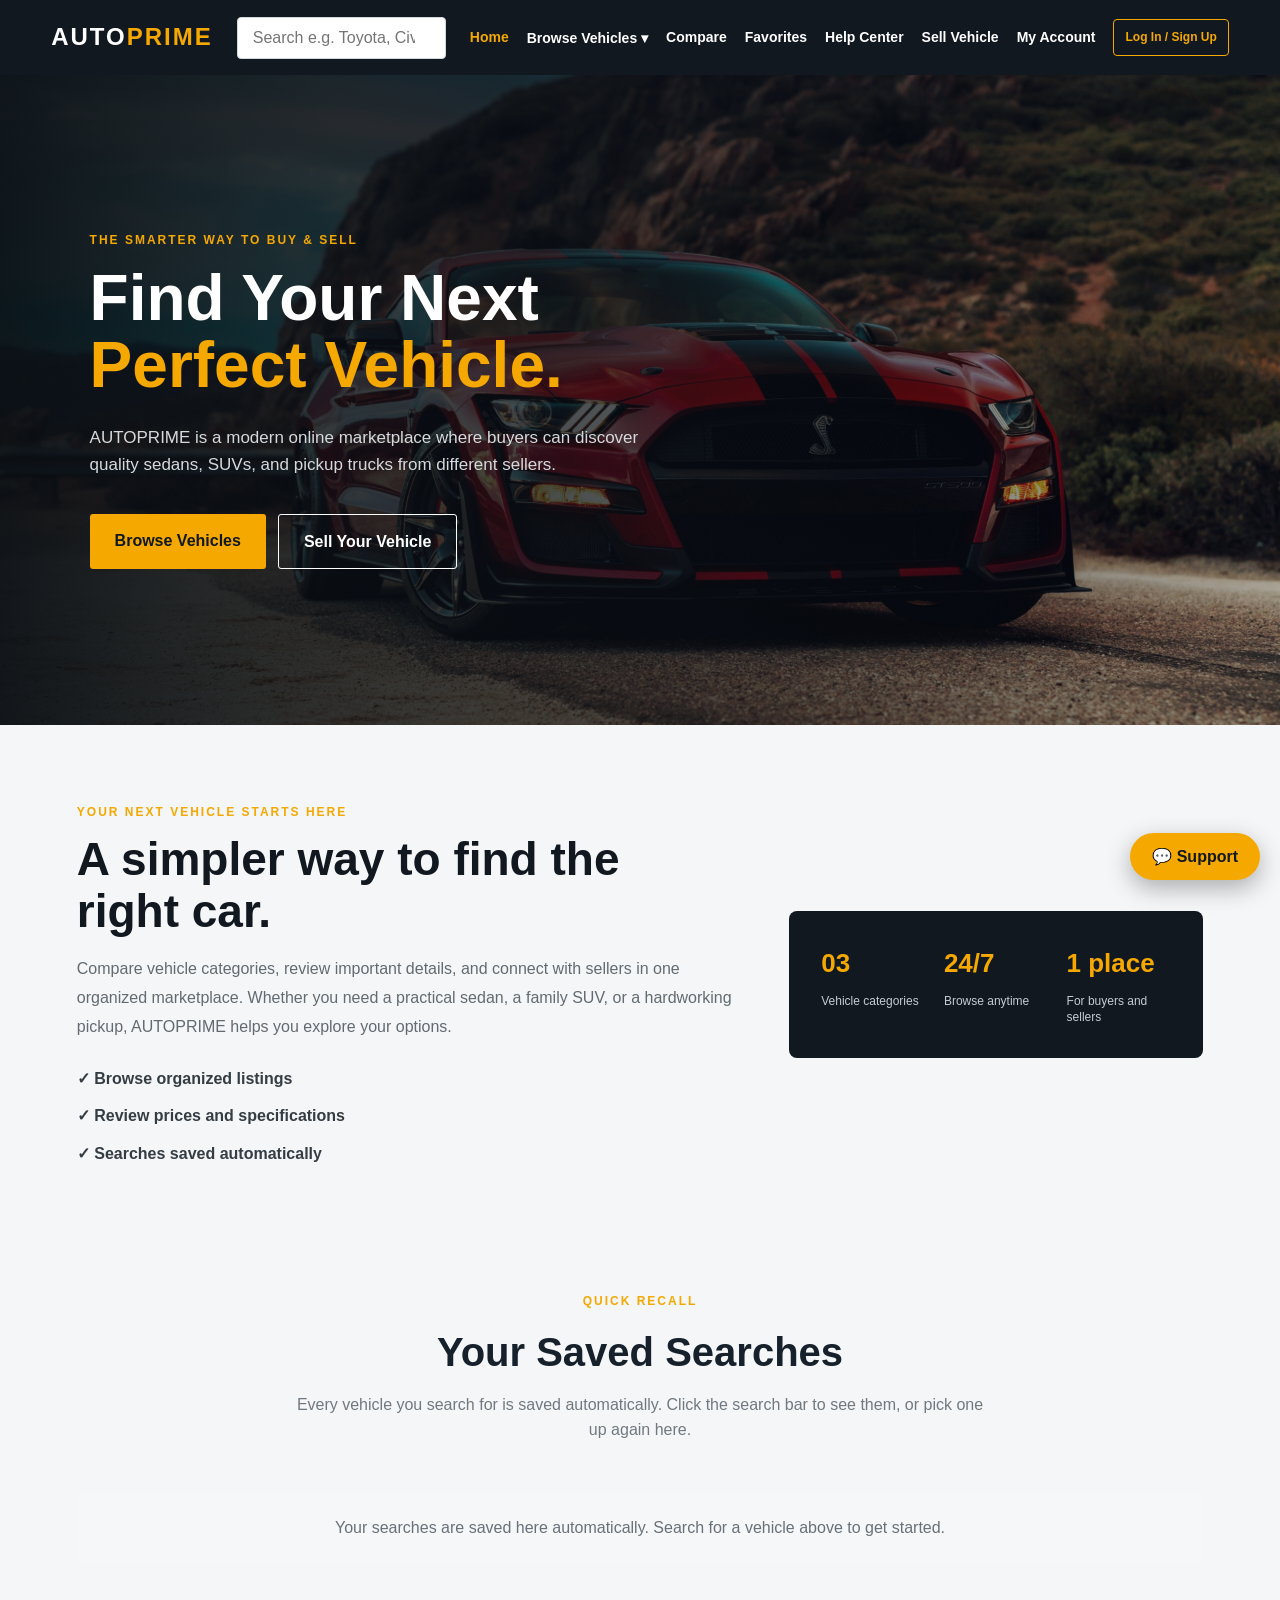
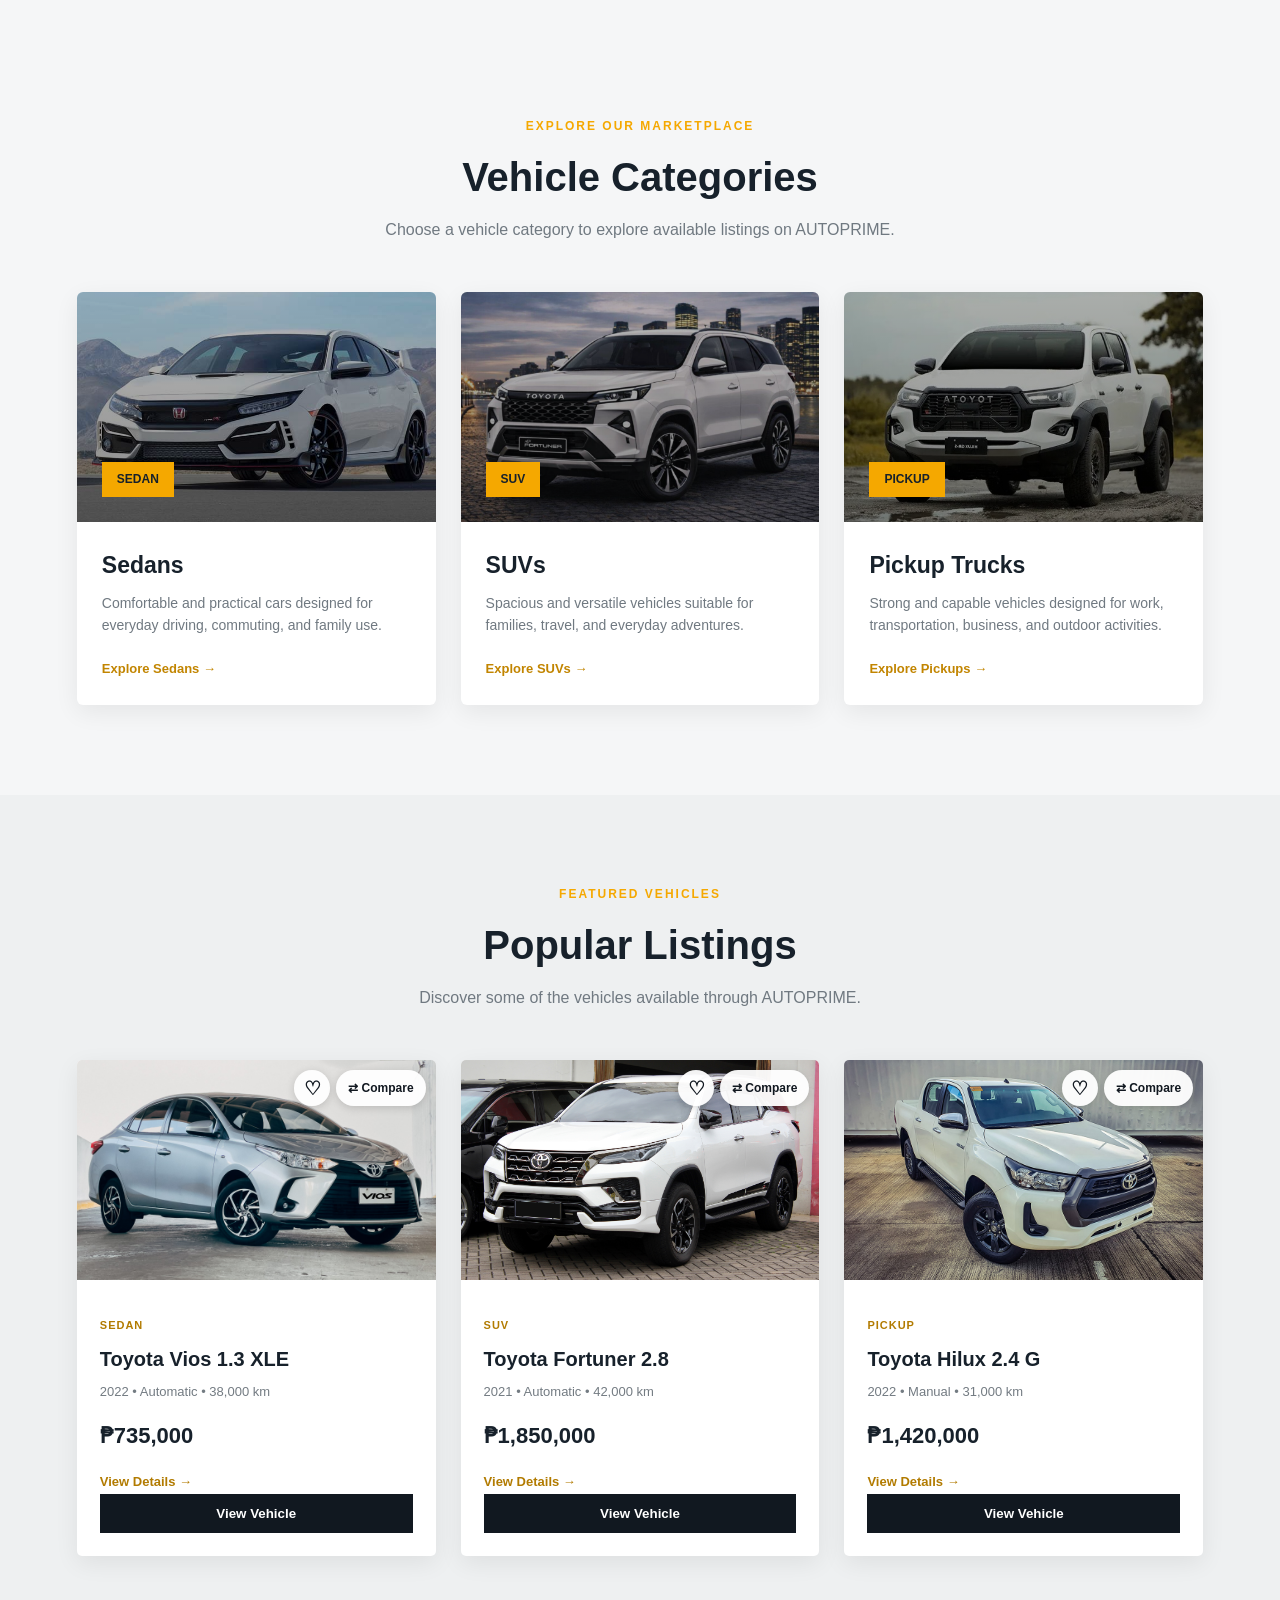
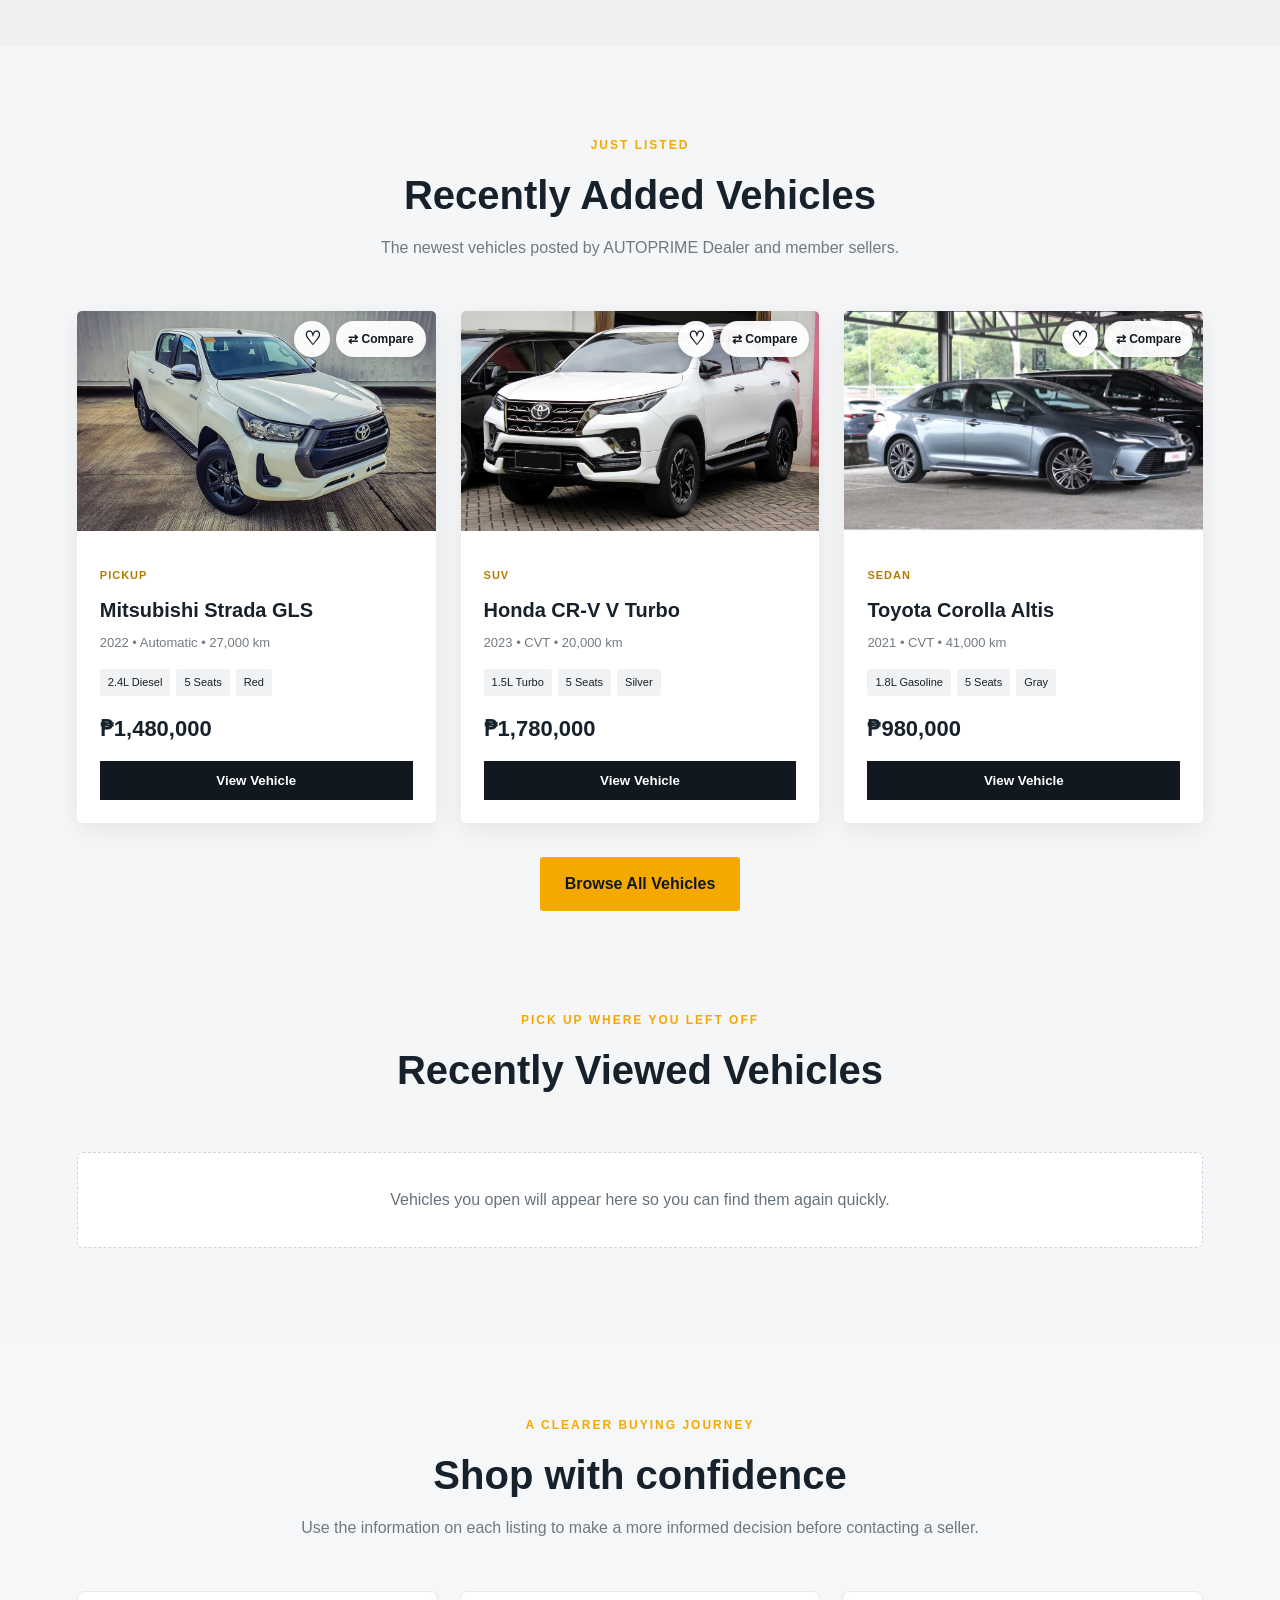
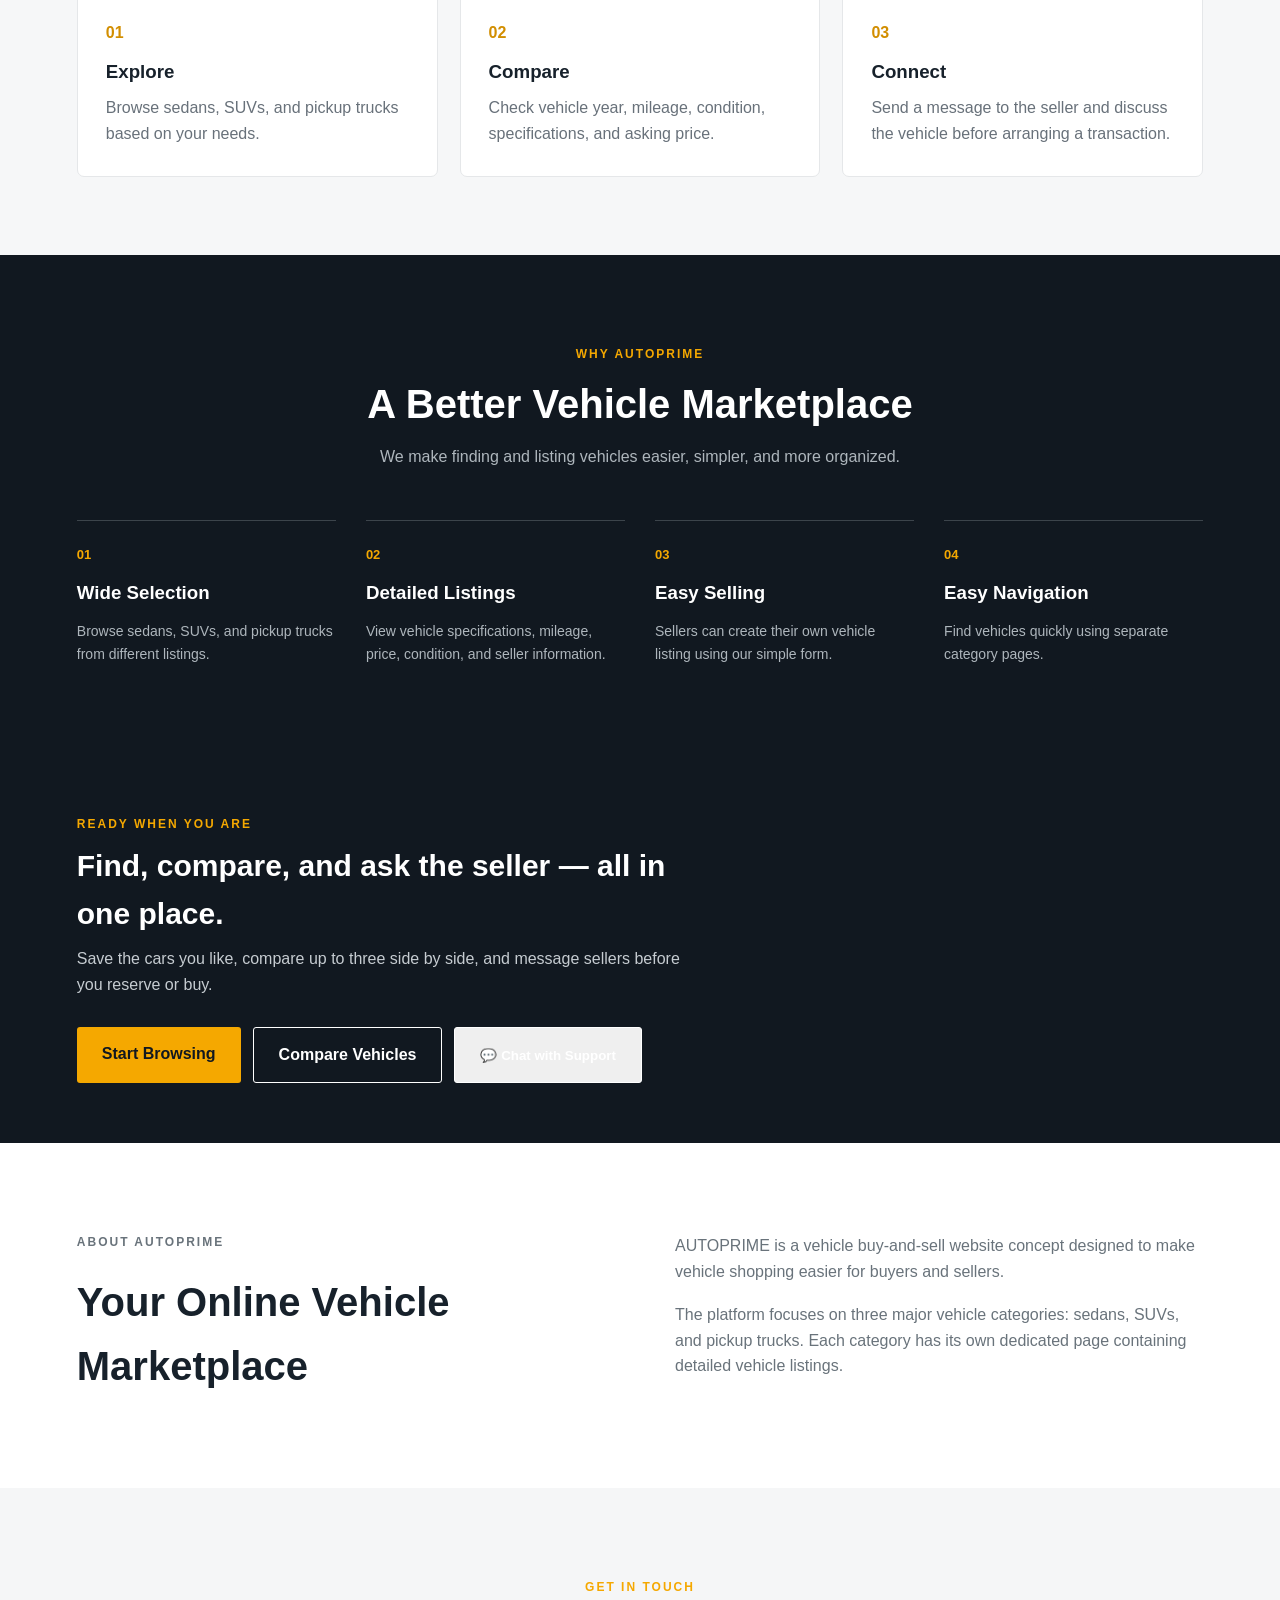
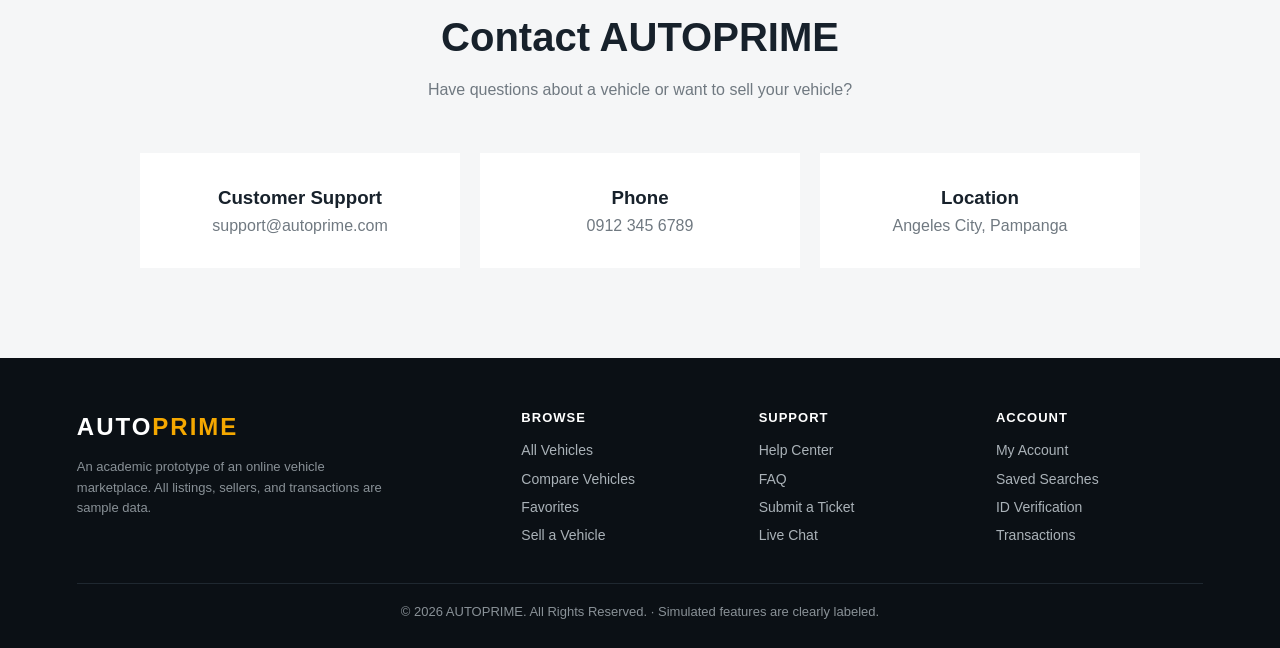
<file: index.html>
<!DOCTYPE html>
<html lang="en">
<head>
    <meta charset="UTF-8">
    <meta name="viewport" content="width=device-width, initial-scale=1.0">
    <title>AUTOPRIME | Buy & Sell Vehicles</title>
    <link rel="stylesheet" href="style.css">
    <link rel="stylesheet" href="enhance.css">
</head>

<body>

<header>
    <div class="logo">AUTO<span>PRIME</span></div>

    <div class="header-search">
        <input type="search" class="site-search" placeholder="Search e.g. Toyota, Civic, SUV..." aria-label="Search vehicles">
    </div>

    <nav>
        <a href="index.html" class="active">Home</a>
        <div class="dropdown">
            <a href="browse.html">Browse Vehicles ▾</a>
            <div class="dropdown-menu">
                <a href="browse.html">All Vehicles</a>
                <a href="sedan.html">Sedan</a>
                <a href="suv.html">SUV</a>
                <a href="pickup.html">Pickup</a>
            </div>
        </div>
        <a href="compare.html">Compare <span class="nav-count" data-count="compare"></span></a>
        <a href="favorites.html">Favorites <span class="nav-count" data-count="fav"></span></a>
        <a href="help.html">Help Center</a>
        <a href="sell.html">Sell Vehicle</a>
        <a href="account.html" class="my-account-link">My Account</a>
    </nav>
</header>

<section class="hero">

    <div class="hero-content">

        <p class="small-title">THE SMARTER WAY TO BUY & SELL</p>

        <h1>
            Find Your Next<br>
            <span>Perfect Vehicle.</span>
        </h1>

        <p>
            AUTOPRIME is a modern online marketplace where
            buyers can discover quality sedans, SUVs, and
            pickup trucks from different sellers.
        </p>

        <div class="hero-buttons">
            <a href="browse.html" class="primary-button">
                Browse Vehicles
            </a>

            <a href="sell.html" class="secondary-button">
                Sell Your Vehicle
            </a>
        </div>

    </div>

</section>

<section class="home-intro section">
    <div class="home-intro-copy">
        <p class="small-title">YOUR NEXT VEHICLE STARTS HERE</p>
        <h2>A simpler way to find the right car.</h2>
        <p>Compare vehicle categories, review important details, and connect with sellers in one organized marketplace. Whether you need a practical sedan, a family SUV, or a hardworking pickup, AUTOPRIME helps you explore your options.</p>
        <div class="home-intro-points">
            <span>✓ Browse organized listings</span>
            <span>✓ Review prices and specifications</span>
            <span>✓ Searches saved automatically</span>
        </div>
    </div>
    <div class="home-intro-panel">
        <div><strong>03</strong><span>Vehicle categories</span></div>
        <div><strong>24/7</strong><span>Browse anytime</span></div>
        <div><strong>1 place</strong><span>For buyers and sellers</span></div>
    </div>
</section>

<section class="saved-search-section section" id="savedSearchesSection">
    <div class="section-heading">
        <p class="small-title">QUICK RECALL</p>
        <h2>Your Saved Searches</h2>
        <p>Every vehicle you search for is saved automatically. Click the search bar to see them, or pick one up again here.</p>
    </div>
    <div id="savedSearchesList" class="saved-search-list">
        <p class="saved-search-empty">Your searches are saved here automatically. Search for a vehicle above to get started.</p>
    </div>
</section>

<section id="categories" class="section">

    <div class="section-heading">

        <p class="small-title">EXPLORE OUR MARKETPLACE</p>

        <h2>Vehicle Categories</h2>

        <p>
            Choose a vehicle category to explore available
            listings on AUTOPRIME.
        </p>

    </div>


    <div class="category-grid">

        <a href="sedan.html" class="category-card">

            <div class="category-image sedan-bg">
                <span>SEDAN</span>
            </div>

            <div class="category-info">

                <h3>Sedans</h3>

                <p>
                    Comfortable and practical cars designed
                    for everyday driving, commuting, and
                    family use.
                </p>

                <strong>
                    Explore Sedans →
                </strong>

            </div>

        </a>


        <a href="suv.html" class="category-card">

            <div class="category-image suv-bg">
                <span>SUV</span>
            </div>
            
            <div class="category-info">

                <h3>SUVs</h3>

                <p>
                    Spacious and versatile vehicles suitable
                    for families, travel, and everyday
                    adventures.
                </p>

                <strong>
                    Explore SUVs →
                </strong>

            </div>

        </a>


        <a href="pickup.html" class="category-card">

            <div class="category-image pickup-bg">
                <span>PICKUP</span>
            </div>

            <div class="category-info">

                <h3>Pickup Trucks</h3>

                <p>
                    Strong and capable vehicles designed for
                    work, transportation, business, and
                    outdoor activities.
                </p>

                <strong>
                    Explore Pickups →
                </strong>

            </div>

        </a>

    </div>

</section>

<section class="featured">

    <div class="section-heading">

        <p class="small-title">FEATURED VEHICLES</p>

        <h2>Popular Listings</h2>

        <p>
            Discover some of the vehicles available
            through AUTOPRIME.
        </p>

    </div>


    <div class="vehicle-grid">


        <div class="vehicle-card" data-category="sedan">

            <img src="image/Toyota-Vios-1.3-XLE-CVT-The-quintessential-first-car-1.jpg" alt="Toyota Vios Sedan">

            <div class="vehicle-info">

                <span class="vehicle-type">SEDAN</span>

                <h3>Toyota Vios 1.3 XLE</h3>

                <p>2022 • Automatic • 38,000 km</p>

                <h4>₱735,000</h4>

                <a href="sedan.html">
                    View Details →
                </a>

            </div>

        </div>


        <div class="vehicle-card" data-category="suv">

            <img src="image/2022_Toyota_Fortuner_2.8_VRZ_GR_Sport_4x2_GUN166R_(20220428).jpg" alt="Toyota Fortuner SUV">

            <div class="vehicle-info">

                <span class="vehicle-type">SUV</span>

                <h3>Toyota Fortuner 2.8</h3>

                <p>2021 • Automatic • 42,000 km</p>

                <h4>₱1,850,000</h4>

                <a href="suv.html">
                    View Details →
                </a>

            </div>

        </div>


        <div class="vehicle-card" data-category="pickup">

            <img src="image/hilux.jpg" alt="Toyota Hilux Pickup">

            <div class="vehicle-info">

                <span class="vehicle-type">PICKUP</span>

                <h3>Toyota Hilux 2.4 G</h3>

                <p>2022 • Manual • 31,000 km</p>

                <h4>₱1,420,000</h4>

                <a href="pickup.html">
                    View Details →
                </a>

            </div>

        </div>

    </div>

</section>

<section class="section home-recent" id="recentlyAddedSection">
    <div class="section-heading">
        <p class="small-title">JUST LISTED</p>
        <h2>Recently Added Vehicles</h2>
        <p>The newest vehicles posted by AUTOPRIME Dealer and member sellers.</p>
    </div>
    <div class="vehicle-grid" id="recentlyAddedGrid"><p class="ap-loading">Loading vehicles…</p></div>
    <div class="ap-center"><a href="browse.html" class="primary-button">Browse All Vehicles</a></div>
</section>

<section class="section home-viewed" id="recentlyViewedSection">
    <div class="section-heading">
        <p class="small-title">PICK UP WHERE YOU LEFT OFF</p>
        <h2>Recently Viewed Vehicles</h2>
    </div>
    <div class="ap-mini-grid" data-recently-viewed></div>
</section>

<section class="buyer-guide section">
    <div class="section-heading">
        <p class="small-title">A CLEARER BUYING JOURNEY</p>
        <h2>Shop with confidence</h2>
        <p>Use the information on each listing to make a more informed decision before contacting a seller.</p>
    </div>
    <div class="buyer-guide-grid">
        <article><span>01</span><h3>Explore</h3><p>Browse sedans, SUVs, and pickup trucks based on your needs.</p></article>
        <article><span>02</span><h3>Compare</h3><p>Check vehicle year, mileage, condition, specifications, and asking price.</p></article>
        <article><span>03</span><h3>Connect</h3><p>Send a message to the seller and discuss the vehicle before arranging a transaction.</p></article>
    </div>
</section>

<!-- WHY AUTOPRIME -->

<section class="why">

    <div class="section-heading light">

        <p class="small-title">WHY AUTOPRIME</p>

        <h2>A Better Vehicle Marketplace</h2>

        <p>
            We make finding and listing vehicles easier,
            simpler, and more organized.
        </p>

    </div>


    <div class="features">

        <div>
            <span class="feature-number">01</span>
            <h3>Wide Selection</h3>
            <p>
                Browse sedans, SUVs, and pickup trucks
                from different listings.
            </p>
        </div>

        <div>
            <span class="feature-number">02</span>
            <h3>Detailed Listings</h3>
            <p>
                View vehicle specifications, mileage,
                price, condition, and seller information.
            </p>
        </div>

        <div>
            <span class="feature-number">03</span>
            <h3>Easy Selling</h3>
            <p>
                Sellers can create their own vehicle
                listing using our simple form.
            </p>
        </div>

        <div>
            <span class="feature-number">04</span>
            <h3>Easy Navigation</h3>
            <p>
                Find vehicles quickly using separate
                category pages.
            </p>
        </div>

    </div>

</section>


<!-- ABOUT -->

<section class="ap-cta">
    <div>
        <p class="small-title">READY WHEN YOU ARE</p>
        <h2>Find, compare, and ask the seller — all in one place.</h2>
        <p>Save the cars you like, compare up to three side by side, and message sellers before you reserve or buy.</p>
    </div>
    <div class="ap-cta-actions">
        <a href="browse.html" class="primary-button">Start Browsing</a>
        <a href="compare.html" class="secondary-button">Compare Vehicles</a>
        <button type="button" class="secondary-button" data-open-support>💬 Chat with Support</button>
    </div>
</section>

<section id="about" class="about">

    <div>

        <p class="small-title">ABOUT AUTOPRIME</p>

        <h2>
            Your Online Vehicle Marketplace
        </h2>

    </div>

    <div>

        <p>
            AUTOPRIME is a vehicle buy-and-sell website
            concept designed to make vehicle shopping
            easier for buyers and sellers.
        </p>

        <p>
            The platform focuses on three major vehicle
            categories: sedans, SUVs, and pickup trucks.
            Each category has its own dedicated page
            containing detailed vehicle listings.
        </p>

    </div>

</section>

<section id="contact" class="contact">

    <div class="section-heading">

        <p class="small-title">GET IN TOUCH</p>

        <h2>Contact AUTOPRIME</h2>

        <p>
            Have questions about a vehicle or want
            to sell your vehicle?
        </p>

    </div>


    <div class="contact-grid">

        <div>
            <h3>Customer Support</h3>
            <p>support@autoprime.com</p>
        </div>

        <div>
            <h3>Phone</h3>
            <p>0912 345 6789</p>
        </div>

        <div>
            <h3>Location</h3>
            <p>Angeles City, Pampanga</p>
        </div>

    </div>

</section>


<footer class="site-footer">
    <div class="footer-grid">
        <div><div class="logo">AUTO<span>PRIME</span></div><p>An academic prototype of an online vehicle marketplace. All listings, sellers, and transactions are sample data.</p></div>
        <div><h4>Browse</h4><a href="browse.html">All Vehicles</a><a href="compare.html">Compare Vehicles</a><a href="favorites.html">Favorites</a><a href="sell.html">Sell a Vehicle</a></div>
        <div><h4>Support</h4><a href="help.html">Help Center</a><a href="help.html#faq">FAQ</a><a href="help.html#ticket">Submit a Ticket</a><a href="#" data-open-support>Live Chat</a></div>
        <div><h4>Account</h4><a href="account.html">My Account</a><a href="account.html#saved">Saved Searches</a><a href="account.html#verification">ID Verification</a><a href="transactions.html">Transactions</a></div>
    </div>
    <p class="footer-copy">© 2026 AUTOPRIME. All Rights Reserved. · Simulated features are clearly labeled.</p>
</footer>

<script src="app.js"></script>
<script src="catalog-data.js"></script>
<script src="enhance.js"></script>
</body>
</html>
</file>
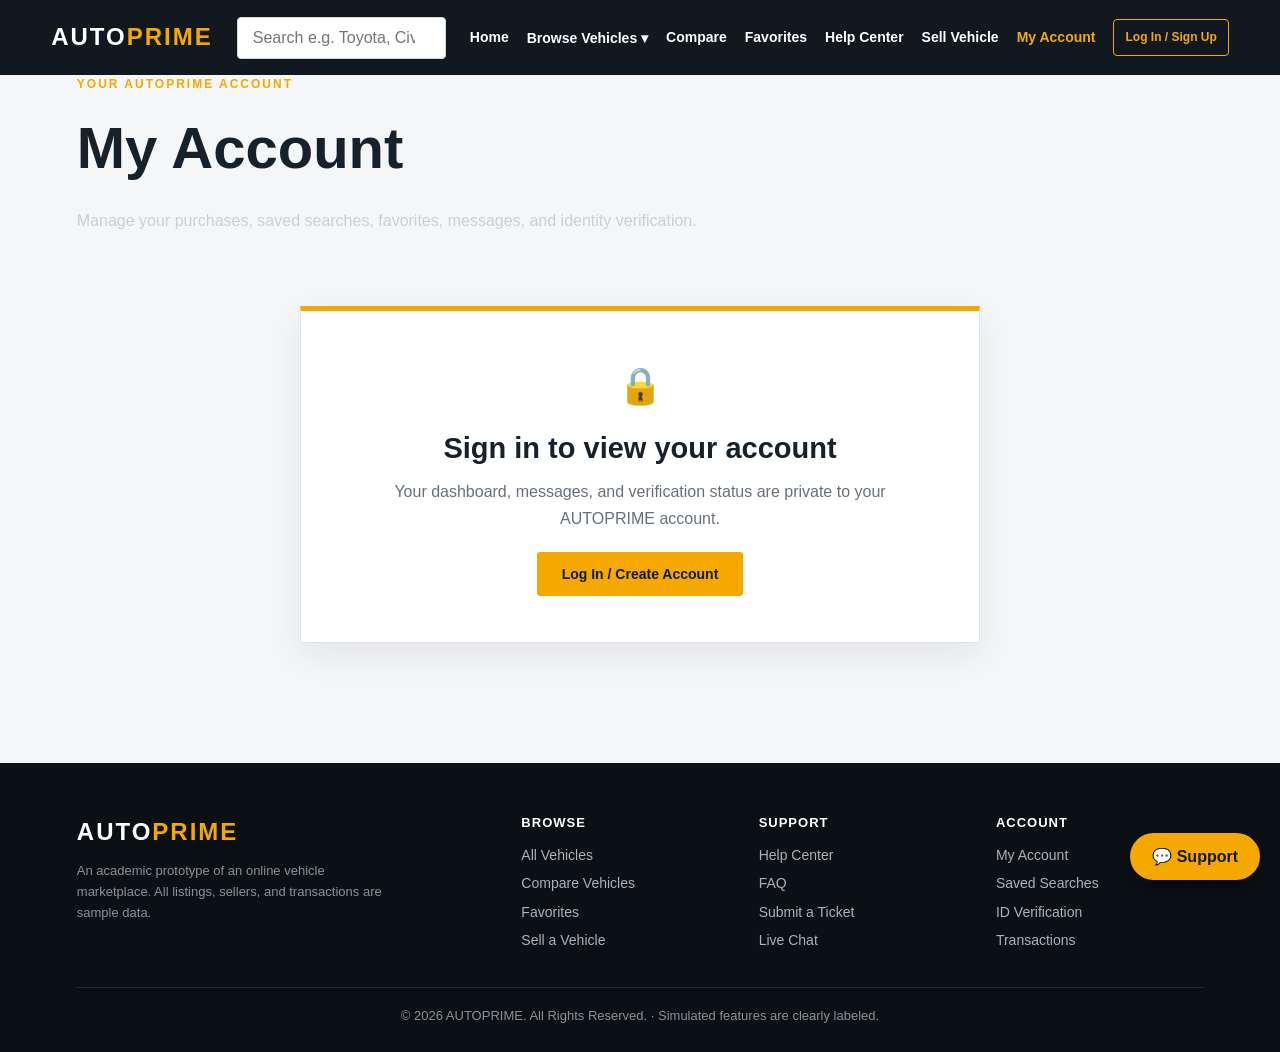
<file: account.html>
<!DOCTYPE html>
<html lang="en">
<head>
    <meta charset="UTF-8">
    <meta name="viewport" content="width=device-width, initial-scale=1.0">
    <title>AUTOPRIME | My Account</title>
    <link rel="stylesheet" href="style.css">
    <link rel="stylesheet" href="enhance.css">
</head>
<body data-page="account">
<header>
    <div class="logo">AUTO<span>PRIME</span></div>
    <div class="header-search">
        <input type="search" class="site-search" placeholder="Search e.g. Toyota, Civic, SUV..." aria-label="Search vehicles">
    </div>
    <nav>
        <a href="index.html">Home</a>
        <div class="dropdown">
            <a href="browse.html">Browse Vehicles ▾</a>
            <div class="dropdown-menu">
                <a href="browse.html">All Vehicles</a>
                <a href="sedan.html">Sedan</a>
                <a href="suv.html">SUV</a>
                <a href="pickup.html">Pickup</a>
            </div>
        </div>
        <a href="compare.html">Compare <span class="nav-count" data-count="compare"></span></a>
        <a href="favorites.html">Favorites <span class="nav-count" data-count="fav"></span></a>
        <a href="help.html">Help Center</a>
        <a href="sell.html">Sell Vehicle</a>
        <a href="account.html" class="my-account-link active">My Account</a>
    </nav>
</header>
<section class="receipt-banner ap-banner">
    <div>
        <p class="small-title">YOUR AUTOPRIME ACCOUNT</p>
        <h1>My Account</h1>
        <p>Manage your purchases, saved searches, favorites, messages, and identity verification.</p>
    </div>
</section>
<main class="ap-main">
<section id="accountGate" class="transactions-login-gate" hidden>
  <div class="lock-icon">🔒</div><h2>Sign in to view your account</h2>
  <p>Your dashboard, messages, and verification status are private to your AUTOPRIME account.</p>
  <button type="button" class="primary-button" id="accountLoginBtn">Log In / Create Account</button>
</section>
<div id="accountApp" class="ap-dash" hidden>
  <nav class="ap-dash-nav" id="dashNav" aria-label="Dashboard sections"></nav>
  <div class="ap-dash-body" id="dashBody"></div>
</div>
</main>
<footer class="site-footer">
    <div class="footer-grid">
        <div><div class="logo">AUTO<span>PRIME</span></div><p>An academic prototype of an online vehicle marketplace. All listings, sellers, and transactions are sample data.</p></div>
        <div><h4>Browse</h4><a href="browse.html">All Vehicles</a><a href="compare.html">Compare Vehicles</a><a href="favorites.html">Favorites</a><a href="sell.html">Sell a Vehicle</a></div>
        <div><h4>Support</h4><a href="help.html">Help Center</a><a href="help.html#faq">FAQ</a><a href="help.html#ticket">Submit a Ticket</a><a href="#" data-open-support>Live Chat</a></div>
        <div><h4>Account</h4><a href="account.html">My Account</a><a href="account.html#saved">Saved Searches</a><a href="account.html#verification">ID Verification</a><a href="transactions.html">Transactions</a></div>
    </div>
    <p class="footer-copy">© 2026 AUTOPRIME. All Rights Reserved. · Simulated features are clearly labeled.</p>
</footer>
<script src="app.js"></script>
<script src="catalog-data.js"></script>
<script src="enhance.js"></script>
</body>
</html>
</file>
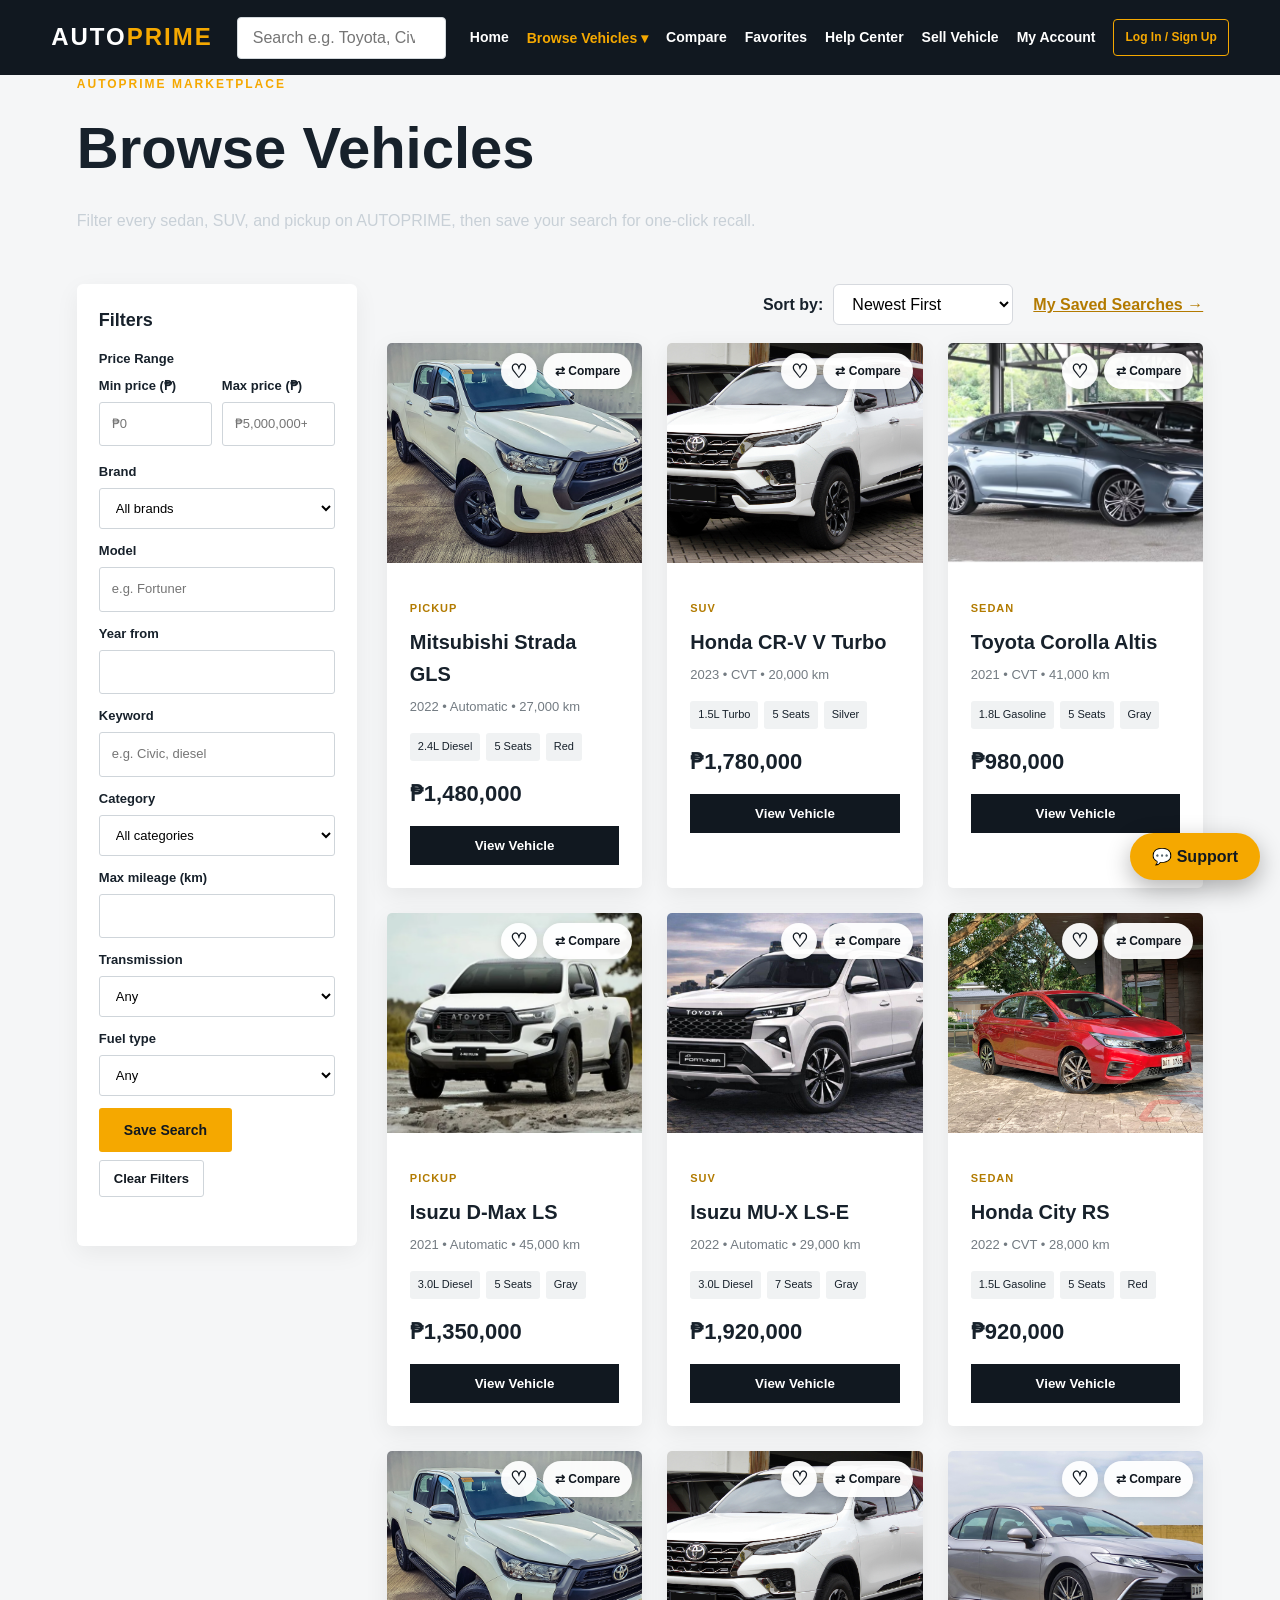
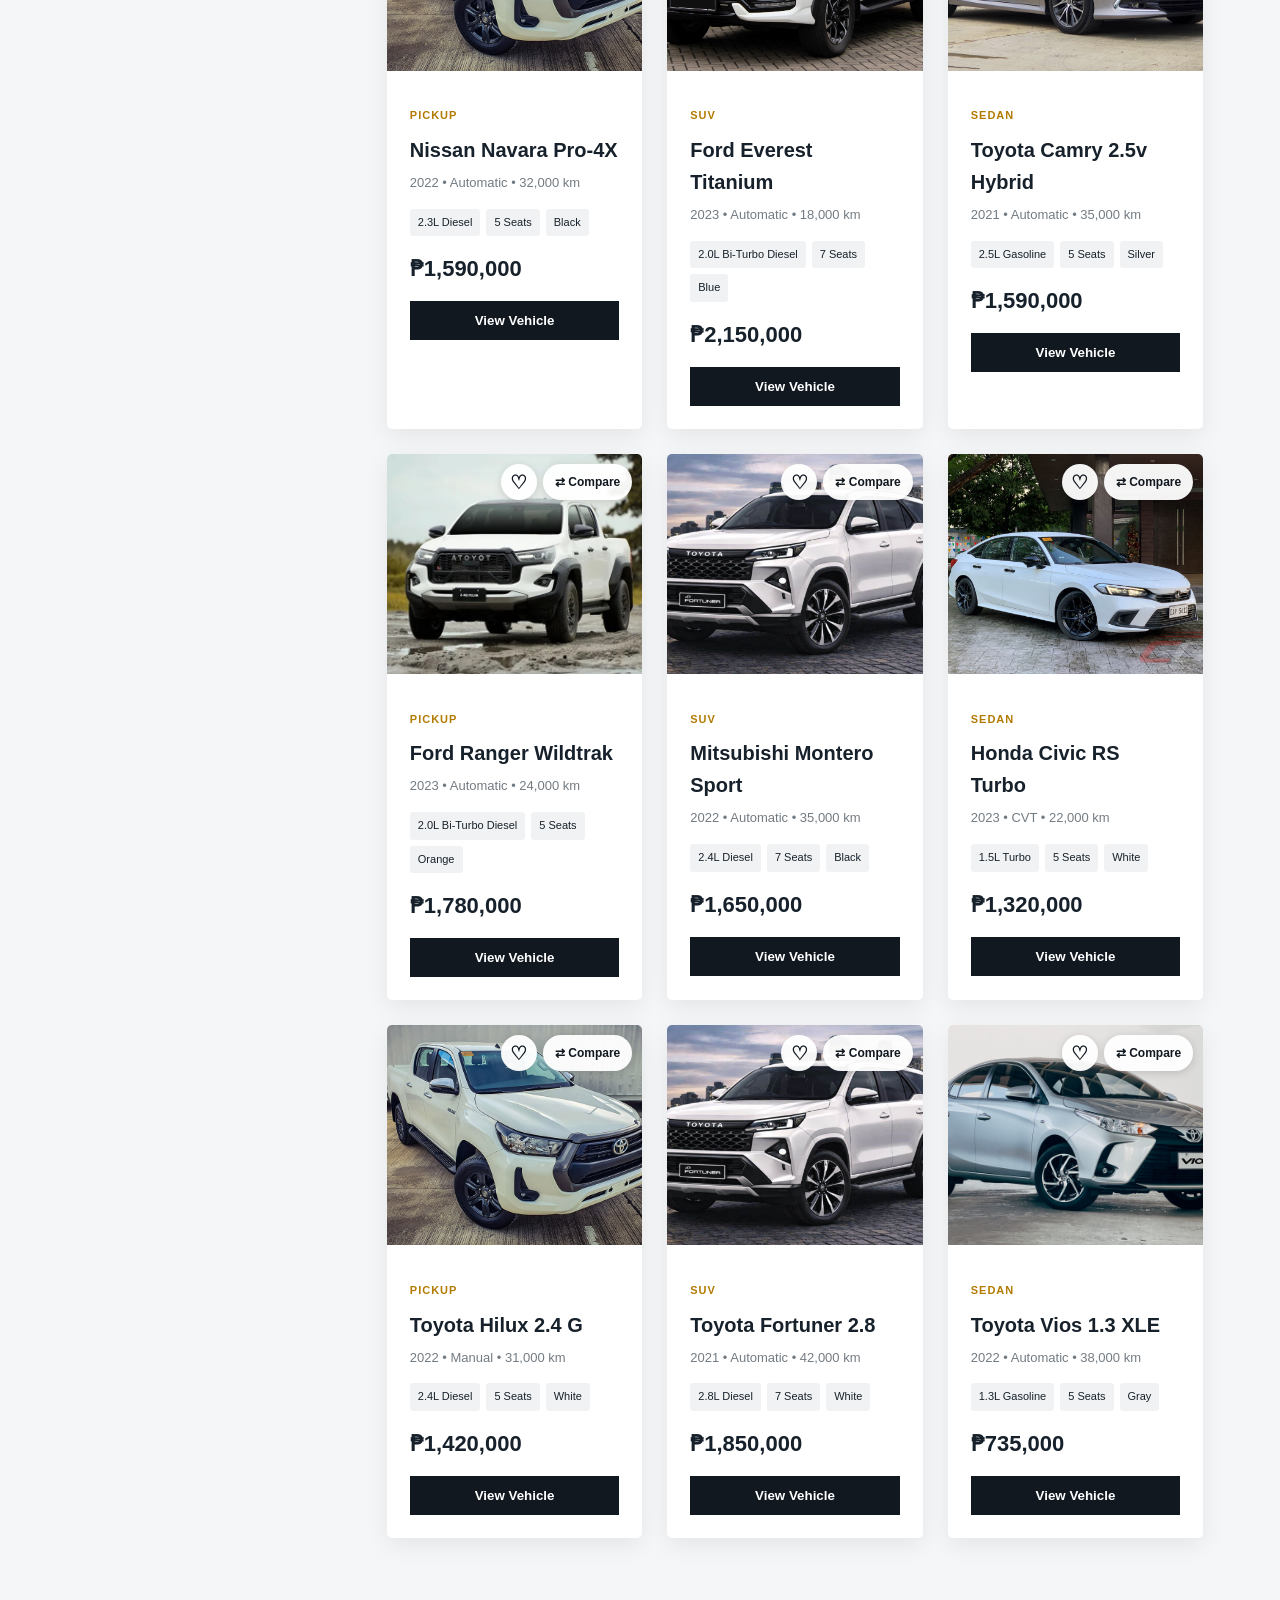
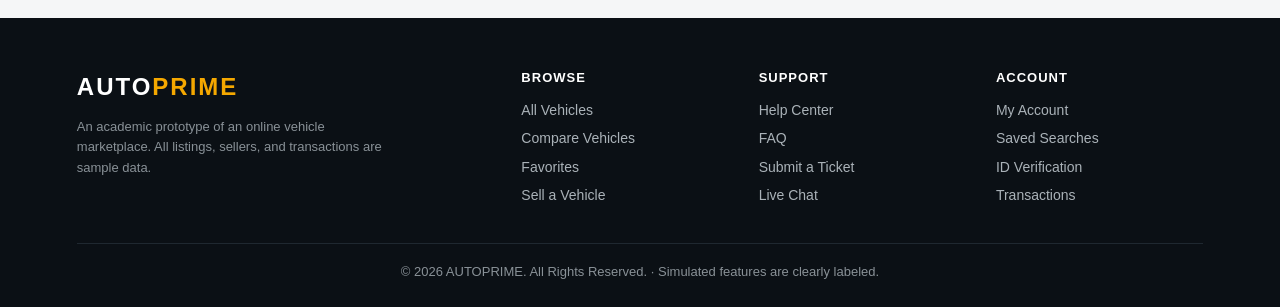
<file: browse.html>
<!DOCTYPE html>
<html lang="en">
<head>
    <meta charset="UTF-8">
    <meta name="viewport" content="width=device-width, initial-scale=1.0">
    <title>AUTOPRIME | Browse Vehicles</title>
    <link rel="stylesheet" href="style.css">
    <link rel="stylesheet" href="enhance.css">
</head>
<body data-page="browse">
<header>
    <div class="logo">AUTO<span>PRIME</span></div>
    <div class="header-search">
        <input type="search" class="site-search" placeholder="Search e.g. Toyota, Civic, SUV..." aria-label="Search vehicles">
    </div>
    <nav>
        <a href="index.html">Home</a>
        <div class="dropdown">
            <a href="browse.html" class="active">Browse Vehicles ▾</a>
            <div class="dropdown-menu">
                <a href="browse.html" class="active">All Vehicles</a>
                <a href="sedan.html">Sedan</a>
                <a href="suv.html">SUV</a>
                <a href="pickup.html">Pickup</a>
            </div>
        </div>
        <a href="compare.html">Compare <span class="nav-count" data-count="compare"></span></a>
        <a href="favorites.html">Favorites <span class="nav-count" data-count="fav"></span></a>
        <a href="help.html">Help Center</a>
        <a href="sell.html">Sell Vehicle</a>
        <a href="account.html" class="my-account-link">My Account</a>
    </nav>
</header>
<section class="receipt-banner ap-banner">
    <div>
        <p class="small-title">AUTOPRIME MARKETPLACE</p>
        <h1>Browse Vehicles</h1>
        <p>Filter every sedan, SUV, and pickup on AUTOPRIME, then save your search for one-click recall.</p>
    </div>
</section>
<main class="ap-main">
<div class="ap-browse">
  <aside class="ap-filters" aria-label="Search filters">
    <h2>Filters</h2>
    <form id="browseFilters">
      <div class="ap-filter-group"><span class="ap-filter-label">Price Range</span><div class="ap-row"><label>Min price (₱)<input name="minPrice" type="number" min="0" step="10000" placeholder="₱0"></label><label>Max price (₱)<input name="maxPrice" type="number" min="0" step="10000" placeholder="₱5,000,000+"></label></div></div>
      <label>Brand<select name="brand"><option value="">All brands</option></select></label>
      <label>Model<input name="model" type="text" placeholder="e.g. Fortuner"></label>
      <label>Year from<input name="minYear" type="number" min="1990" max="2030"></label>
      <label>Keyword<input name="q" type="search" placeholder="e.g. Civic, diesel"></label>
      <label>Category<select name="category"><option value="">All categories</option><option value="sedan">Sedan</option><option value="suv">SUV</option><option value="pickup">Pickup</option></select></label>
      <label>Max mileage (km)<input name="maxMileage" type="number" min="0" step="1000"></label>
      <label>Transmission<select name="transmission"><option value="">Any</option><option>Automatic</option><option>Manual</option></select></label>
      <label>Fuel type<select name="fuel"><option value="">Any</option><option>Gasoline</option><option>Diesel</option><option>Hybrid</option><option>Electric</option></select></label>
      <div class="ap-filter-actions"><button type="button" class="primary-button" id="saveSearchBtn">Save Search</button><button type="reset" class="ap-btn-ghost">Clear Filters</button></div>
      <p class="ap-msg" id="browseMsg" aria-live="polite"></p>
    </form>
  </aside>
  <section>
    <div class="ap-results-head"><span id="resultCount" class="ap-visually-hidden" aria-live="polite">Loading vehicles…</span><label class="ap-sort">Sort by:<select id="sortBy"><option value="newest">Newest First</option><option value="price-asc">Price: Low to High</option><option value="price-desc">Price: High to Low</option></select></label><a href="account.html#saved" class="ap-link">My Saved Searches →</a></div>
    <div class="vehicle-grid" id="browseGrid"></div>
  </section>
</div>
</main>
<footer class="site-footer">
    <div class="footer-grid">
        <div><div class="logo">AUTO<span>PRIME</span></div><p>An academic prototype of an online vehicle marketplace. All listings, sellers, and transactions are sample data.</p></div>
        <div><h4>Browse</h4><a href="browse.html">All Vehicles</a><a href="compare.html">Compare Vehicles</a><a href="favorites.html">Favorites</a><a href="sell.html">Sell a Vehicle</a></div>
        <div><h4>Support</h4><a href="help.html">Help Center</a><a href="help.html#faq">FAQ</a><a href="help.html#ticket">Submit a Ticket</a><a href="#" data-open-support>Live Chat</a></div>
        <div><h4>Account</h4><a href="account.html">My Account</a><a href="account.html#saved">Saved Searches</a><a href="account.html#verification">ID Verification</a><a href="transactions.html">Transactions</a></div>
    </div>
    <p class="footer-copy">© 2026 AUTOPRIME. All Rights Reserved. · Simulated features are clearly labeled.</p>
</footer>
<script src="app.js"></script>
<script src="catalog-data.js"></script>
<script src="enhance.js"></script>
</body>
</html>
</file>
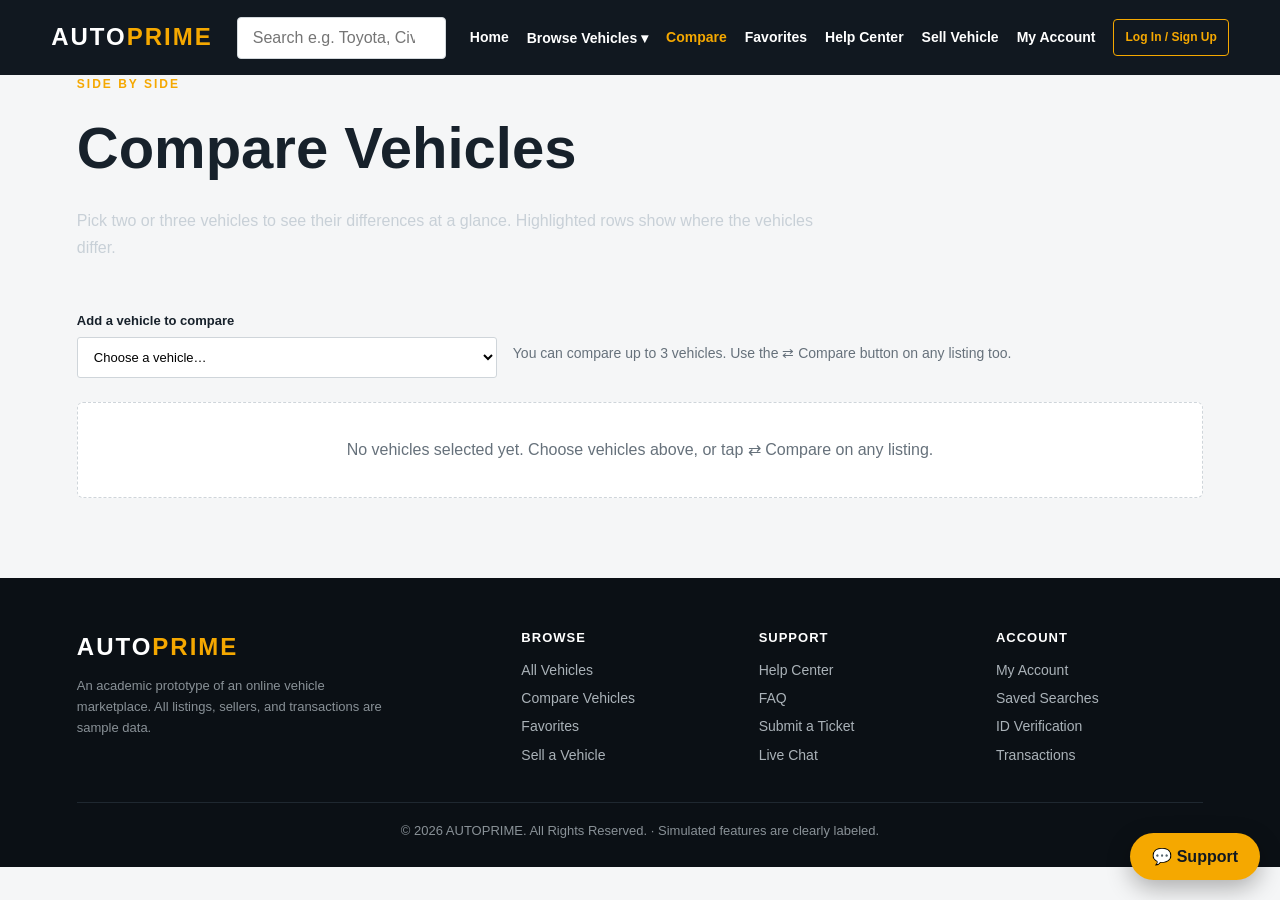
<file: compare.html>
<!DOCTYPE html>
<html lang="en">
<head>
    <meta charset="UTF-8">
    <meta name="viewport" content="width=device-width, initial-scale=1.0">
    <title>AUTOPRIME | Compare Vehicles</title>
    <link rel="stylesheet" href="style.css">
    <link rel="stylesheet" href="enhance.css">
</head>
<body data-page="compare">
<header>
    <div class="logo">AUTO<span>PRIME</span></div>
    <div class="header-search">
        <input type="search" class="site-search" placeholder="Search e.g. Toyota, Civic, SUV..." aria-label="Search vehicles">
    </div>
    <nav>
        <a href="index.html">Home</a>
        <div class="dropdown">
            <a href="browse.html">Browse Vehicles ▾</a>
            <div class="dropdown-menu">
                <a href="browse.html">All Vehicles</a>
                <a href="sedan.html">Sedan</a>
                <a href="suv.html">SUV</a>
                <a href="pickup.html">Pickup</a>
            </div>
        </div>
        <a href="compare.html" class="active">Compare <span class="nav-count" data-count="compare"></span></a>
        <a href="favorites.html">Favorites <span class="nav-count" data-count="fav"></span></a>
        <a href="help.html">Help Center</a>
        <a href="sell.html">Sell Vehicle</a>
        <a href="account.html" class="my-account-link">My Account</a>
    </nav>
</header>
<section class="receipt-banner ap-banner">
    <div>
        <p class="small-title">SIDE BY SIDE</p>
        <h1>Compare Vehicles</h1>
        <p>Pick two or three vehicles to see their differences at a glance. Highlighted rows show where the vehicles differ.</p>
    </div>
</section>
<main class="ap-main">
<div class="ap-compare-pick">
  <label>Add a vehicle to compare<select id="comparePicker"><option value="">Choose a vehicle…</option></select></label>
  <span class="ap-hint">You can compare up to 3 vehicles. Use the ⇄ Compare button on any listing too.</span>
</div>
<div id="compareTable" class="ap-compare-wrap"></div>
</main>
<footer class="site-footer">
    <div class="footer-grid">
        <div><div class="logo">AUTO<span>PRIME</span></div><p>An academic prototype of an online vehicle marketplace. All listings, sellers, and transactions are sample data.</p></div>
        <div><h4>Browse</h4><a href="browse.html">All Vehicles</a><a href="compare.html">Compare Vehicles</a><a href="favorites.html">Favorites</a><a href="sell.html">Sell a Vehicle</a></div>
        <div><h4>Support</h4><a href="help.html">Help Center</a><a href="help.html#faq">FAQ</a><a href="help.html#ticket">Submit a Ticket</a><a href="#" data-open-support>Live Chat</a></div>
        <div><h4>Account</h4><a href="account.html">My Account</a><a href="account.html#saved">Saved Searches</a><a href="account.html#verification">ID Verification</a><a href="transactions.html">Transactions</a></div>
    </div>
    <p class="footer-copy">© 2026 AUTOPRIME. All Rights Reserved. · Simulated features are clearly labeled.</p>
</footer>
<script src="app.js"></script>
<script src="catalog-data.js"></script>
<script src="enhance.js"></script>
</body>
</html>
</file>
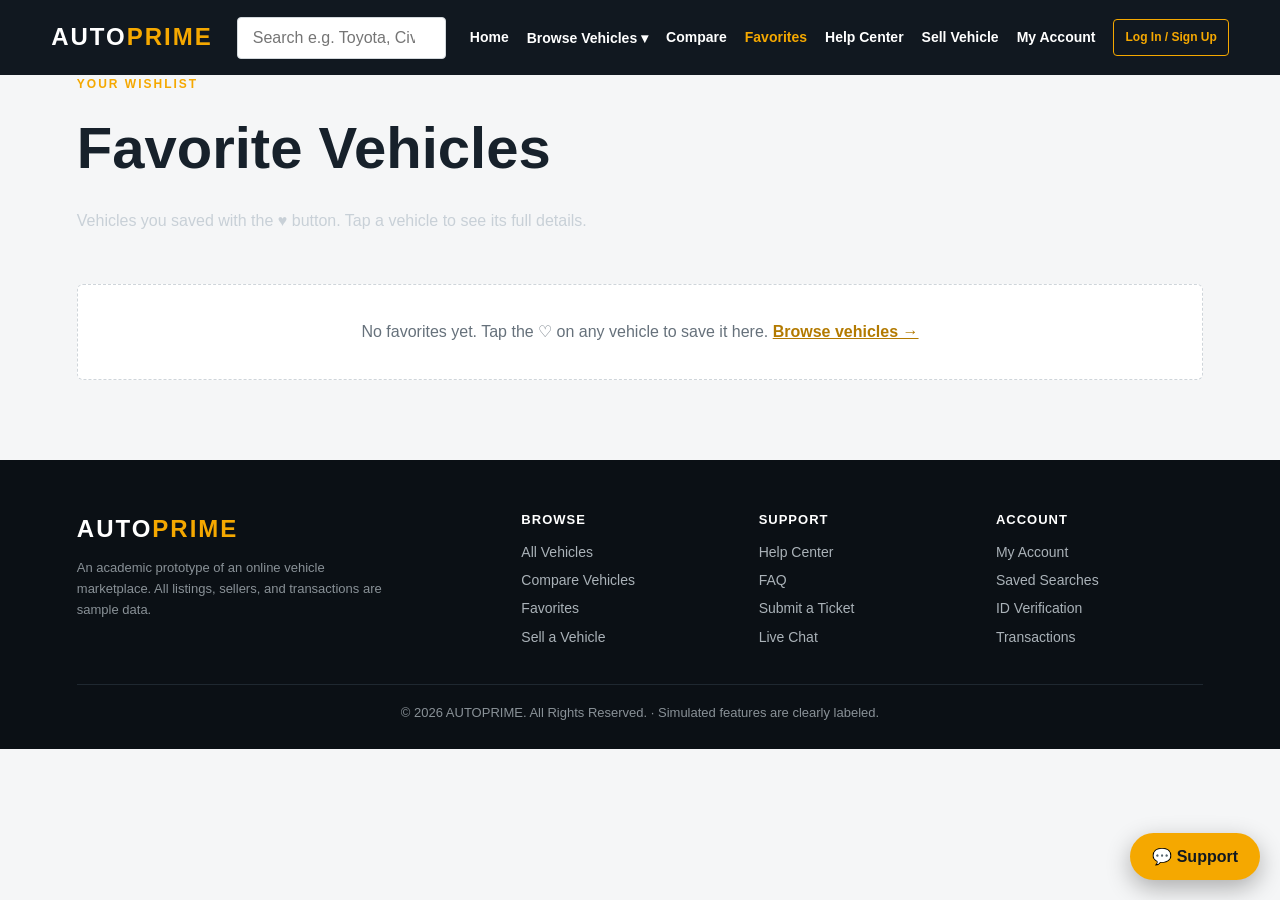
<file: favorites.html>
<!DOCTYPE html>
<html lang="en">
<head>
    <meta charset="UTF-8">
    <meta name="viewport" content="width=device-width, initial-scale=1.0">
    <title>AUTOPRIME | Favorites</title>
    <link rel="stylesheet" href="style.css">
    <link rel="stylesheet" href="enhance.css">
</head>
<body data-page="favorites">
<header>
    <div class="logo">AUTO<span>PRIME</span></div>
    <div class="header-search">
        <input type="search" class="site-search" placeholder="Search e.g. Toyota, Civic, SUV..." aria-label="Search vehicles">
    </div>
    <nav>
        <a href="index.html">Home</a>
        <div class="dropdown">
            <a href="browse.html">Browse Vehicles ▾</a>
            <div class="dropdown-menu">
                <a href="browse.html">All Vehicles</a>
                <a href="sedan.html">Sedan</a>
                <a href="suv.html">SUV</a>
                <a href="pickup.html">Pickup</a>
            </div>
        </div>
        <a href="compare.html">Compare <span class="nav-count" data-count="compare"></span></a>
        <a href="favorites.html" class="active">Favorites <span class="nav-count" data-count="fav"></span></a>
        <a href="help.html">Help Center</a>
        <a href="sell.html">Sell Vehicle</a>
        <a href="account.html" class="my-account-link">My Account</a>
    </nav>
</header>
<section class="receipt-banner ap-banner">
    <div>
        <p class="small-title">YOUR WISHLIST</p>
        <h1>Favorite Vehicles</h1>
        <p>Vehicles you saved with the ♥ button. Tap a vehicle to see its full details.</p>
    </div>
</section>
<main class="ap-main">
<div class="vehicle-grid" id="favoritesGrid"></div>
</main>
<footer class="site-footer">
    <div class="footer-grid">
        <div><div class="logo">AUTO<span>PRIME</span></div><p>An academic prototype of an online vehicle marketplace. All listings, sellers, and transactions are sample data.</p></div>
        <div><h4>Browse</h4><a href="browse.html">All Vehicles</a><a href="compare.html">Compare Vehicles</a><a href="favorites.html">Favorites</a><a href="sell.html">Sell a Vehicle</a></div>
        <div><h4>Support</h4><a href="help.html">Help Center</a><a href="help.html#faq">FAQ</a><a href="help.html#ticket">Submit a Ticket</a><a href="#" data-open-support>Live Chat</a></div>
        <div><h4>Account</h4><a href="account.html">My Account</a><a href="account.html#saved">Saved Searches</a><a href="account.html#verification">ID Verification</a><a href="transactions.html">Transactions</a></div>
    </div>
    <p class="footer-copy">© 2026 AUTOPRIME. All Rights Reserved. · Simulated features are clearly labeled.</p>
</footer>
<script src="app.js"></script>
<script src="catalog-data.js"></script>
<script src="enhance.js"></script>
</body>
</html>
</file>
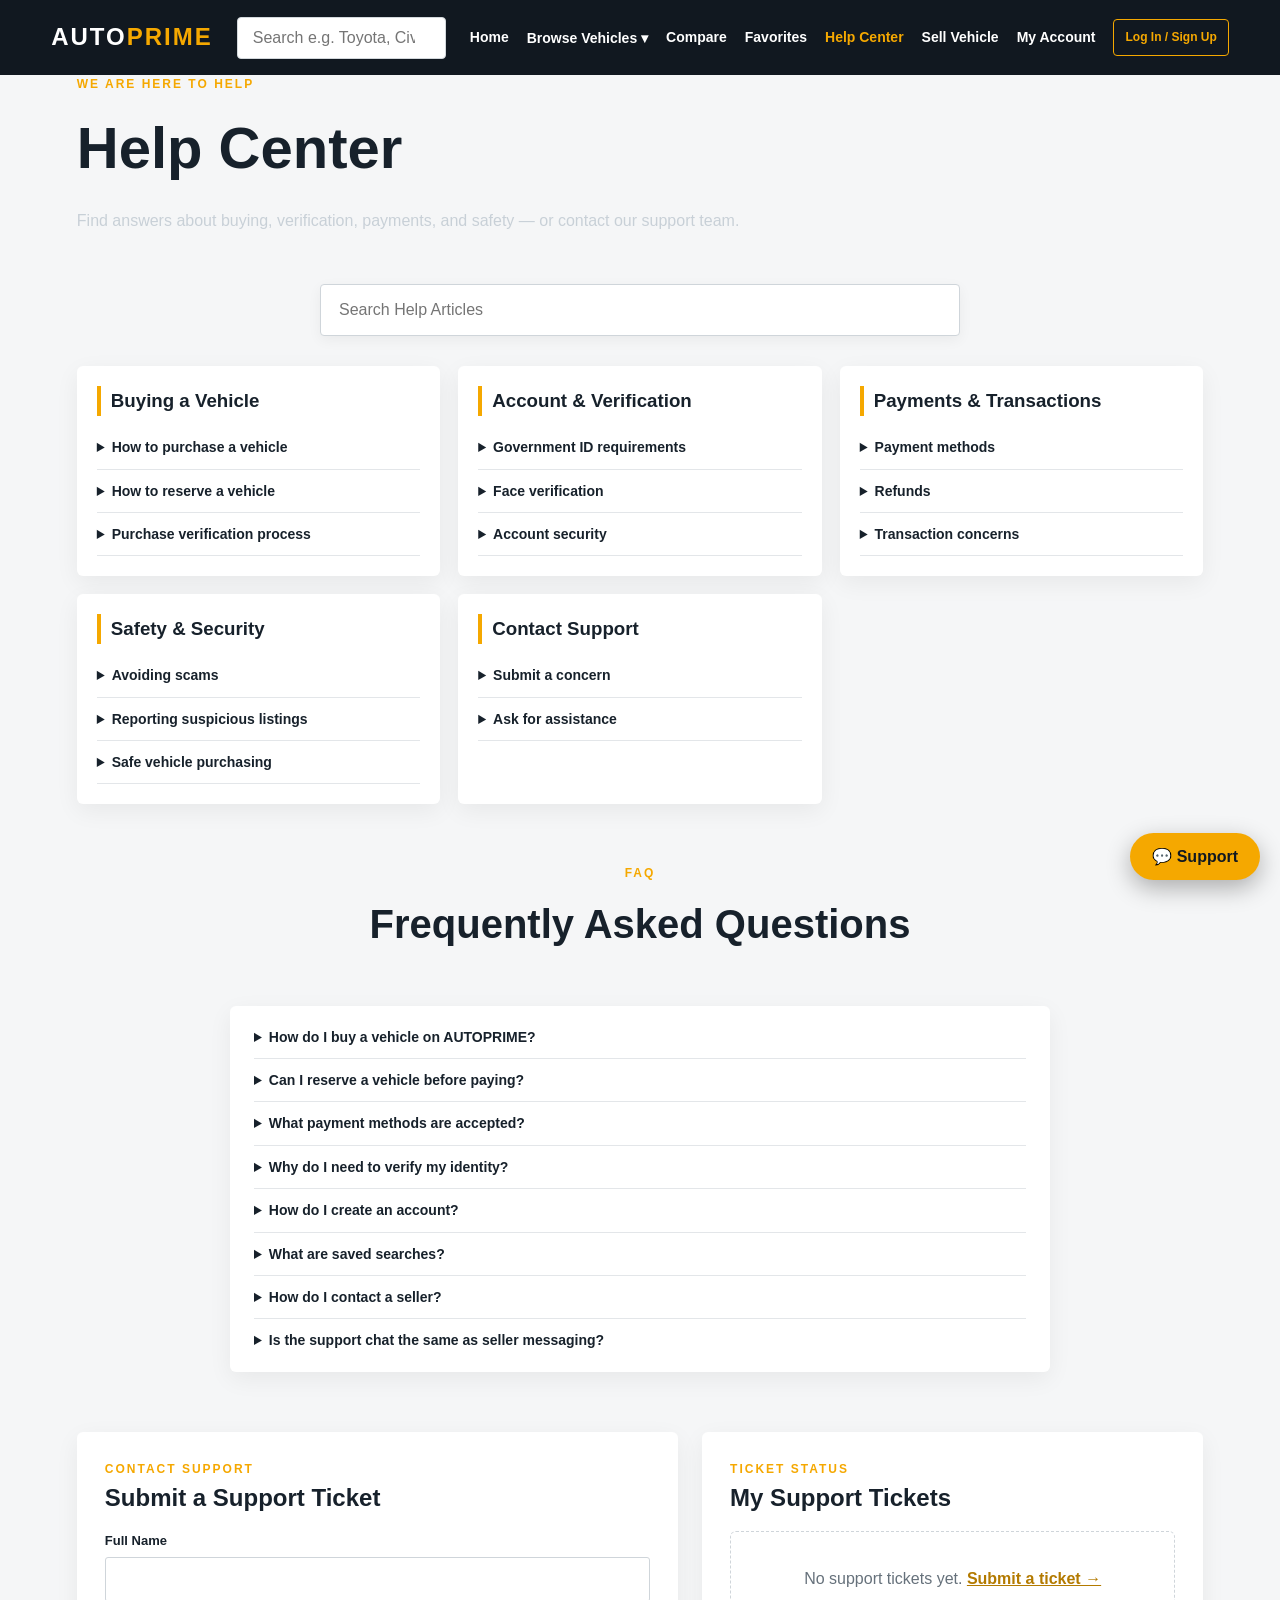
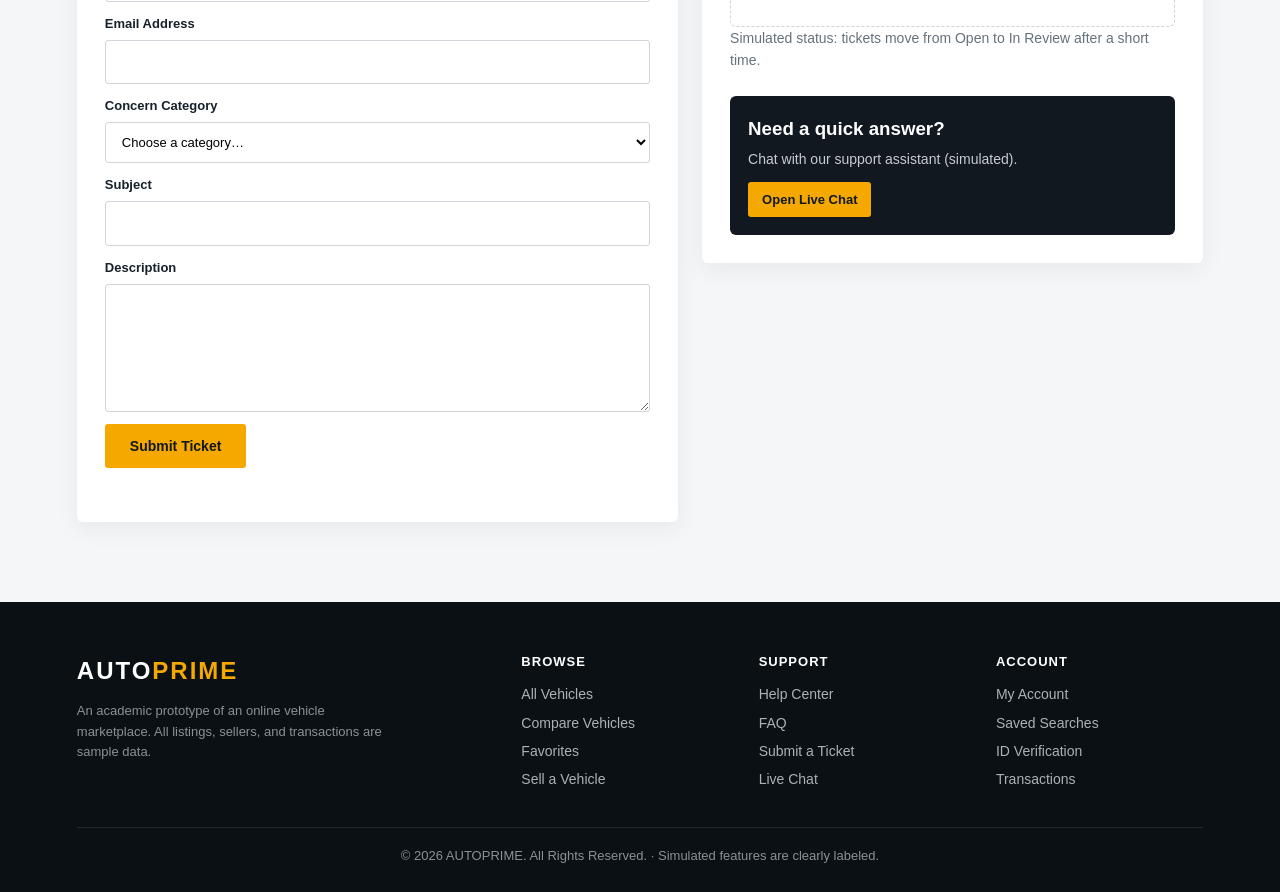
<file: help.html>
<!DOCTYPE html>
<html lang="en">
<head>
    <meta charset="UTF-8">
    <meta name="viewport" content="width=device-width, initial-scale=1.0">
    <title>AUTOPRIME | Help Center</title>
    <link rel="stylesheet" href="style.css">
    <link rel="stylesheet" href="enhance.css">
</head>
<body data-page="help">
<header>
    <div class="logo">AUTO<span>PRIME</span></div>
    <div class="header-search">
        <input type="search" class="site-search" placeholder="Search e.g. Toyota, Civic, SUV..." aria-label="Search vehicles">
    </div>
    <nav>
        <a href="index.html">Home</a>
        <div class="dropdown">
            <a href="browse.html">Browse Vehicles ▾</a>
            <div class="dropdown-menu">
                <a href="browse.html">All Vehicles</a>
                <a href="sedan.html">Sedan</a>
                <a href="suv.html">SUV</a>
                <a href="pickup.html">Pickup</a>
            </div>
        </div>
        <a href="compare.html">Compare <span class="nav-count" data-count="compare"></span></a>
        <a href="favorites.html">Favorites <span class="nav-count" data-count="fav"></span></a>
        <a href="help.html" class="active">Help Center</a>
        <a href="sell.html">Sell Vehicle</a>
        <a href="account.html" class="my-account-link">My Account</a>
    </nav>
</header>
<section class="receipt-banner ap-banner">
    <div>
        <p class="small-title">WE ARE HERE TO HELP</p>
        <h1>Help Center</h1>
        <p>Find answers about buying, verification, payments, and safety — or contact our support team.</p>
    </div>
</section>
<main class="ap-main">
<div class="ap-help-search"><label for="helpSearch" class="ap-sr">Search Help Articles</label><input id="helpSearch" type="search" placeholder="Search Help Articles"></div>
<div class="ap-help-grid" id="helpGrid"></div>
<p class="ap-msg" id="helpEmpty" hidden>No help articles match your search. Try another word or submit a ticket below.</p>

<section id="faq" class="ap-block">
  <div class="section-heading"><p class="small-title">FAQ</p><h2>Frequently Asked Questions</h2></div>
  <div class="ap-faq" id="faqList"></div>
</section>

<section id="ticket" class="ap-block ap-two">
  <div class="ap-card">
    <p class="small-title">CONTACT SUPPORT</p>
    <h2>Submit a Support Ticket</h2>
    <form id="ticketForm" novalidate>
      <label>Full Name<input name="name" required maxlength="80"></label>
      <label>Email Address<input name="email" type="email" required maxlength="120"></label>
      <label>Concern Category<select name="category" required><option value="">Choose a category…</option><option>Buying a Vehicle</option><option>Account &amp; Verification</option><option>Payments &amp; Transactions</option><option>Safety &amp; Security</option><option>Technical Problem</option><option>Other</option></select></label>
      <label>Subject<input name="subject" required maxlength="120"></label>
      <label>Description<textarea name="description" required maxlength="1500" rows="5"></textarea></label>
      <button type="submit" class="primary-button">Submit Ticket</button>
      <p class="ap-msg" id="ticketMsg" aria-live="polite"></p>
    </form>
  </div>
  <div class="ap-card">
    <p class="small-title">TICKET STATUS</p>
    <h2>My Support Tickets</h2>
    <div id="ticketList"></div>
    <div class="ap-chat-cta"><h3>Need a quick answer?</h3><p>Chat with our support assistant (simulated).</p><button type="button" class="ap-btn-dark" data-open-support>Open Live Chat</button></div>
  </div>
</section>
</main>
<footer class="site-footer">
    <div class="footer-grid">
        <div><div class="logo">AUTO<span>PRIME</span></div><p>An academic prototype of an online vehicle marketplace. All listings, sellers, and transactions are sample data.</p></div>
        <div><h4>Browse</h4><a href="browse.html">All Vehicles</a><a href="compare.html">Compare Vehicles</a><a href="favorites.html">Favorites</a><a href="sell.html">Sell a Vehicle</a></div>
        <div><h4>Support</h4><a href="help.html">Help Center</a><a href="help.html#faq">FAQ</a><a href="help.html#ticket">Submit a Ticket</a><a href="#" data-open-support>Live Chat</a></div>
        <div><h4>Account</h4><a href="account.html">My Account</a><a href="account.html#saved">Saved Searches</a><a href="account.html#verification">ID Verification</a><a href="transactions.html">Transactions</a></div>
    </div>
    <p class="footer-copy">© 2026 AUTOPRIME. All Rights Reserved. · Simulated features are clearly labeled.</p>
</footer>
<script src="app.js"></script>
<script src="catalog-data.js"></script>
<script src="enhance.js"></script>
</body>
</html>
</file>
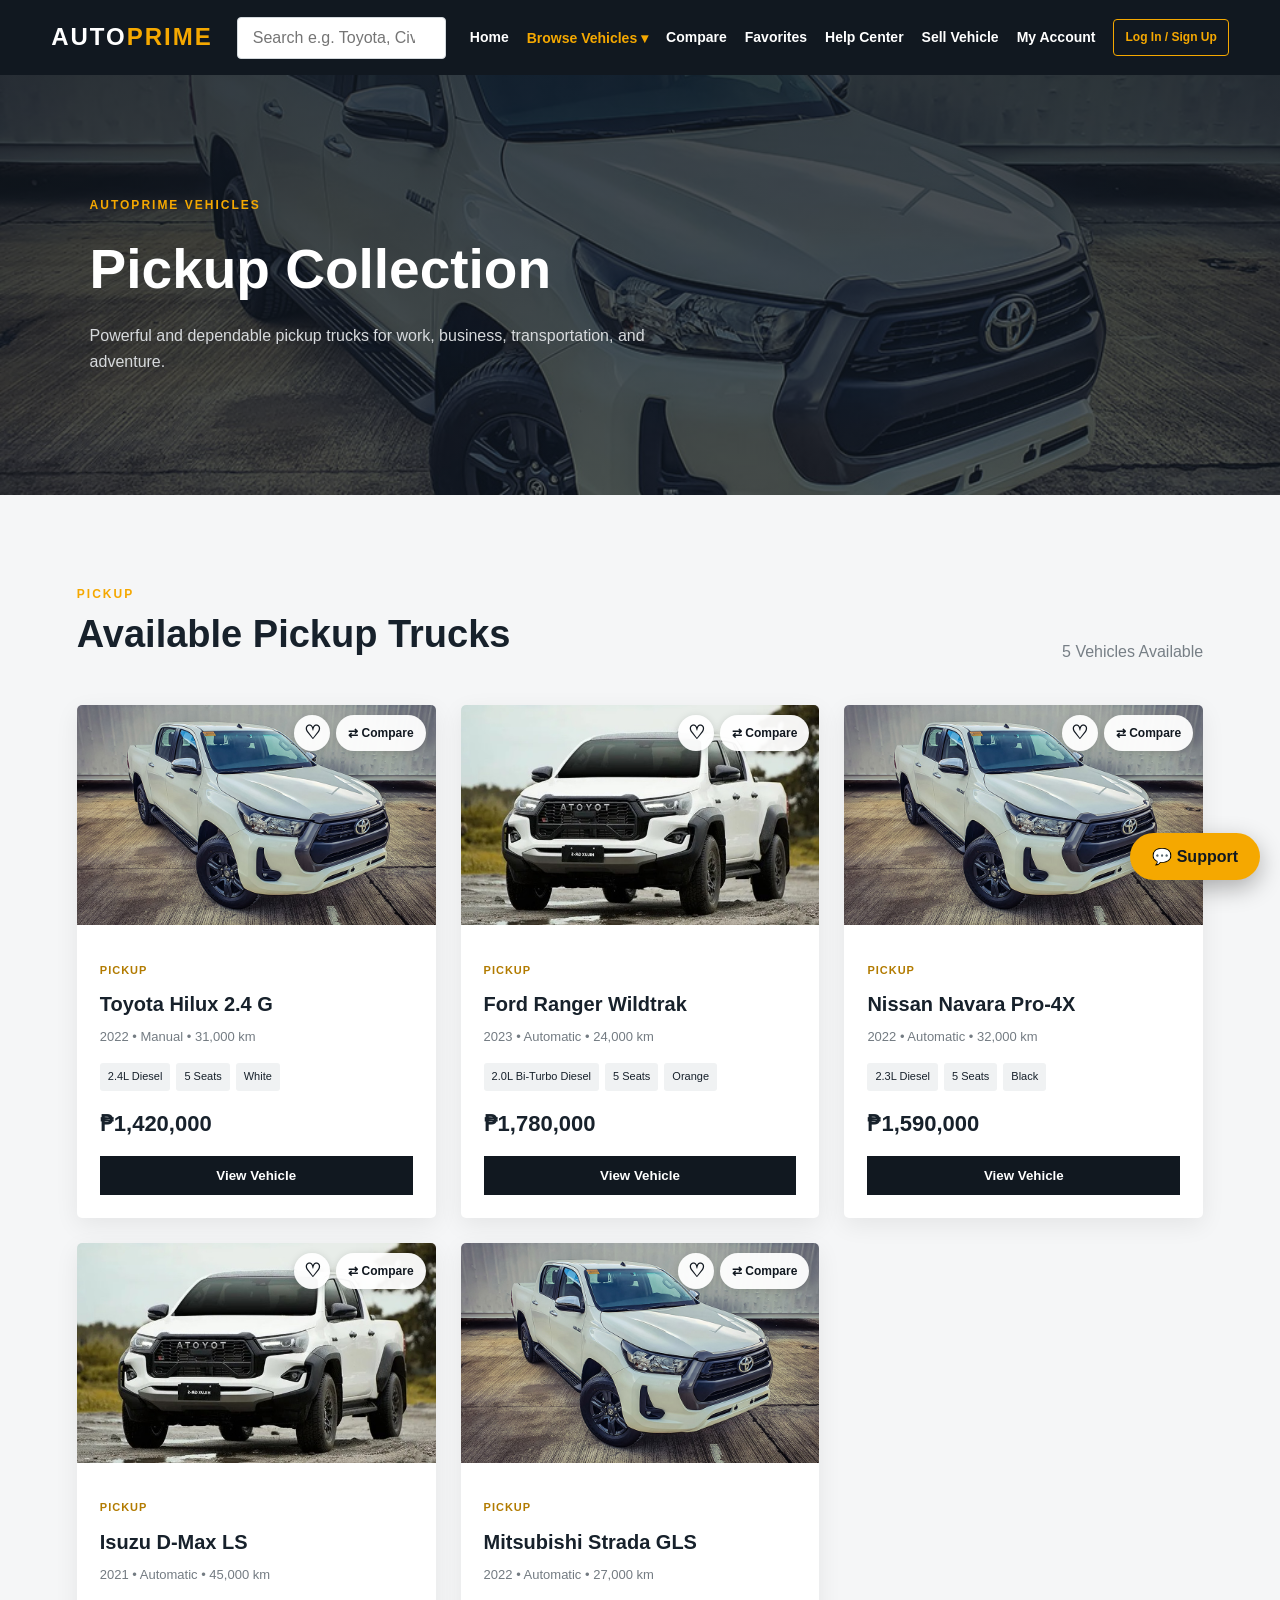
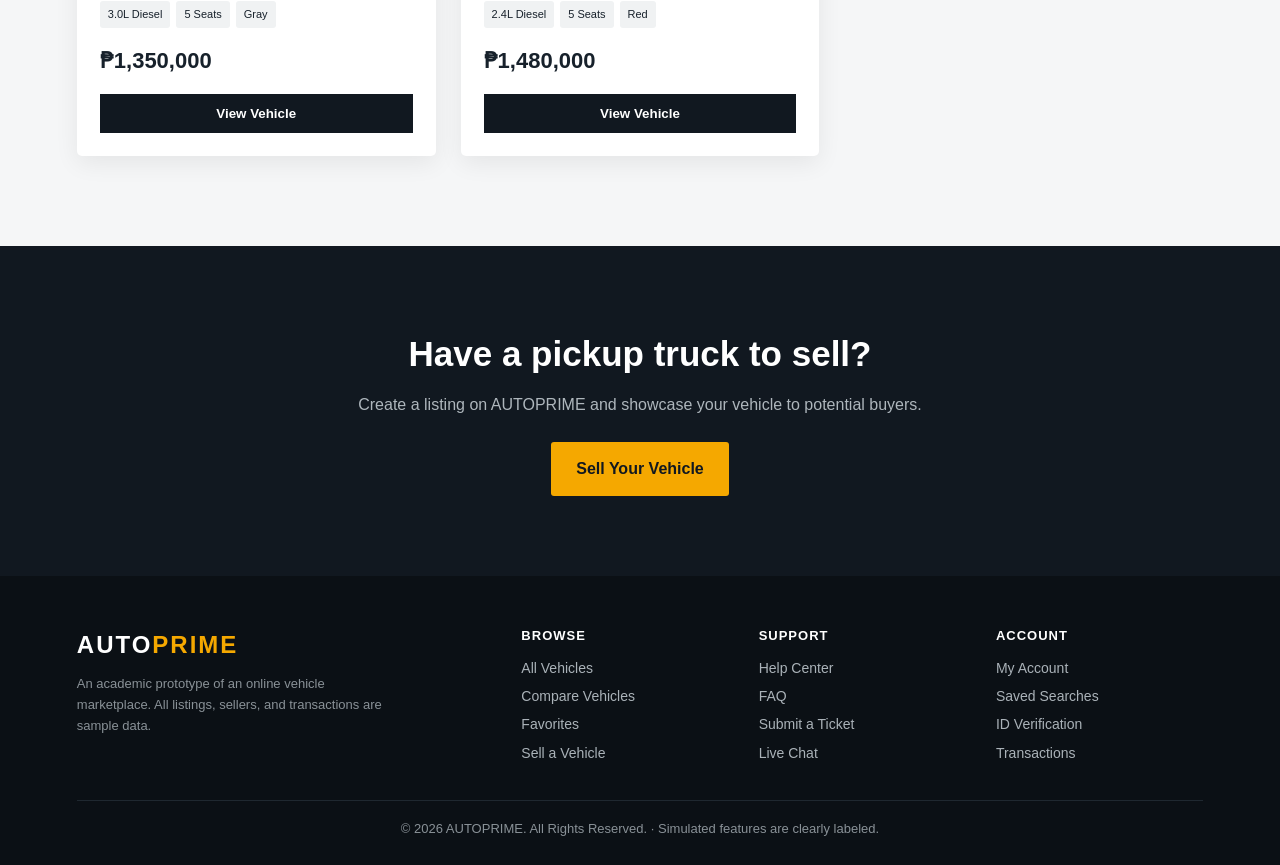
<file: pickup.html>
<!DOCTYPE html>
<html lang="en">
<head>

    <meta charset="UTF-8">
    <meta name="viewport" content="width=device-width, initial-scale=1.0">

    <title>AUTOPRIME | Pickup Trucks</title>

    <link rel="stylesheet" href="style.css">
    <link rel="stylesheet" href="enhance.css">

</head>

<body>

<header>

    <div class="logo">AUTO<span>PRIME</span></div>

    <div class="header-search">
        <input type="search" class="site-search" placeholder="Search e.g. Toyota, Civic, SUV..." aria-label="Search vehicles">
    </div>

    <nav>
        <a href="index.html">Home</a>
        <div class="dropdown">
            <a href="browse.html" class="active">Browse Vehicles ▾</a>
            <div class="dropdown-menu">
                <a href="browse.html">All Vehicles</a>
                <a href="sedan.html">Sedan</a>
                <a href="suv.html">SUV</a>
                <a href="pickup.html">Pickup</a>
            </div>
        </div>
        <a href="compare.html">Compare <span class="nav-count" data-count="compare"></span></a>
        <a href="favorites.html">Favorites <span class="nav-count" data-count="fav"></span></a>
        <a href="help.html">Help Center</a>
        <a href="sell.html">Sell Vehicle</a>
        <a href="account.html" class="my-account-link">My Account</a>
    </nav>

</header>


<section class="category-hero pickup-hero">

    <div>

        <p class="small-title">
            AUTOPRIME VEHICLES
        </p>

        <h1>
            Pickup Collection
        </h1>

        <p>
            Powerful and dependable pickup trucks for
            work, business, transportation, and adventure.
        </p>

    </div>

</section>




<section id="vehicles" class="listing-section">

    <div class="listing-header">

        <div>

            <p class="small-title">
                PICKUP
            </p>

            <h2>
                Available Pickup Trucks
            </h2>

        </div>

        <p>
            5 Vehicles Available
        </p>

    </div>


    <div class="vehicle-grid">


        <div class="vehicle-card" data-category="pickup">

            <img src="image/hilux.jpg"
                 alt="Toyota Hilux">

            <div class="vehicle-info">

                <span class="vehicle-type">
                    PICKUP
                </span>

                <h3>
                    Toyota Hilux 2.4 G
                </h3>

                <p>
                    2022 • Manual • 31,000 km
                </p>

                <ul>
                    <li>2.4L Diesel</li>
                    <li>5 Seats</li>
                    <li>White</li>
                </ul>

                <h4>
                    ₱1,420,000
                </h4>

                <button type="button" class="view-vehicle">View Vehicle</button>

            </div>

        </div>


        <div class="vehicle-card" data-category="pickup">

            <img src="image/hilux1.jpg"
                 alt="Ford Ranger">

            <div class="vehicle-info">

                <span class="vehicle-type">
                    PICKUP
                </span>

                <h3>
                    Ford Ranger Wildtrak
                </h3>

                <p>
                    2023 • Automatic • 24,000 km
                </p>

                <ul>
                    <li>2.0L Bi-Turbo Diesel</li>
                    <li>5 Seats</li>
                    <li>Orange</li>
                </ul>

                <h4>
                    ₱1,780,000
                </h4>

                <button type="button" class="view-vehicle">View Vehicle</button>

            </div>

        </div>


        <div class="vehicle-card" data-category="pickup">

            <img src="image/hilux.jpg"
                 alt="Nissan Navara">

            <div class="vehicle-info">

                <span class="vehicle-type">
                    PICKUP
                </span>

                <h3>
                    Nissan Navara Pro-4X
                </h3>

                <p>
                    2022 • Automatic • 32,000 km
                </p>

                <ul>
                    <li>2.3L Diesel</li>
                    <li>5 Seats</li>
                    <li>Black</li>
                </ul>

                <h4>
                    ₱1,590,000
                </h4>

                <button type="button" class="view-vehicle">View Vehicle</button>

            </div>

        </div>


        <div class="vehicle-card" data-category="pickup">

            <img src="image/hilux1.jpg"
                 alt="Isuzu D-Max">

            <div class="vehicle-info">

                <span class="vehicle-type">
                    PICKUP
                </span>

                <h3>
                    Isuzu D-Max LS
                </h3>

                <p>
                    2021 • Automatic • 45,000 km
                </p>

                <ul>
                    <li>3.0L Diesel</li>
                    <li>5 Seats</li>
                    <li>Gray</li>
                </ul>

                <h4>
                    ₱1,350,000
                </h4>

                <button type="button" class="view-vehicle">View Vehicle</button>

            </div>

        </div>


        <div class="vehicle-card" data-category="pickup">

            <img src="image/hilux.jpg"
                 alt="Mitsubishi Strada">

            <div class="vehicle-info">

                <span class="vehicle-type">
                    PICKUP
                </span>

                <h3>
                    Mitsubishi Strada GLS
                </h3>

                <p>
                    2022 • Automatic • 27,000 km
                </p>

                <ul>
                    <li>2.4L Diesel</li>
                    <li>5 Seats</li>
                    <li>Red</li>
                </ul>

                <h4>
                    ₱1,480,000
                </h4>

                <button type="button" class="view-vehicle">View Vehicle</button>

            </div>

        </div>

    </div>

</section>


<section class="category-bottom">

    <h2>
        Have a pickup truck to sell?
    </h2>

    <p>
        Create a listing on AUTOPRIME and showcase
        your vehicle to potential buyers.
    </p>

    <a href="sell.html" class="primary-button">
        Sell Your Vehicle
    </a>

</section>


<footer class="site-footer">
    <div class="footer-grid">
        <div><div class="logo">AUTO<span>PRIME</span></div><p>An academic prototype of an online vehicle marketplace. All listings, sellers, and transactions are sample data.</p></div>
        <div><h4>Browse</h4><a href="browse.html">All Vehicles</a><a href="compare.html">Compare Vehicles</a><a href="favorites.html">Favorites</a><a href="sell.html">Sell a Vehicle</a></div>
        <div><h4>Support</h4><a href="help.html">Help Center</a><a href="help.html#faq">FAQ</a><a href="help.html#ticket">Submit a Ticket</a><a href="#" data-open-support>Live Chat</a></div>
        <div><h4>Account</h4><a href="account.html">My Account</a><a href="account.html#saved">Saved Searches</a><a href="account.html#verification">ID Verification</a><a href="transactions.html">Transactions</a></div>
    </div>
    <p class="footer-copy">© 2026 AUTOPRIME. All Rights Reserved. · Simulated features are clearly labeled.</p>
</footer>

<script src="app.js"></script>
<script src="catalog-data.js"></script>
<script src="enhance.js"></script>
</body>
</html>
</file>
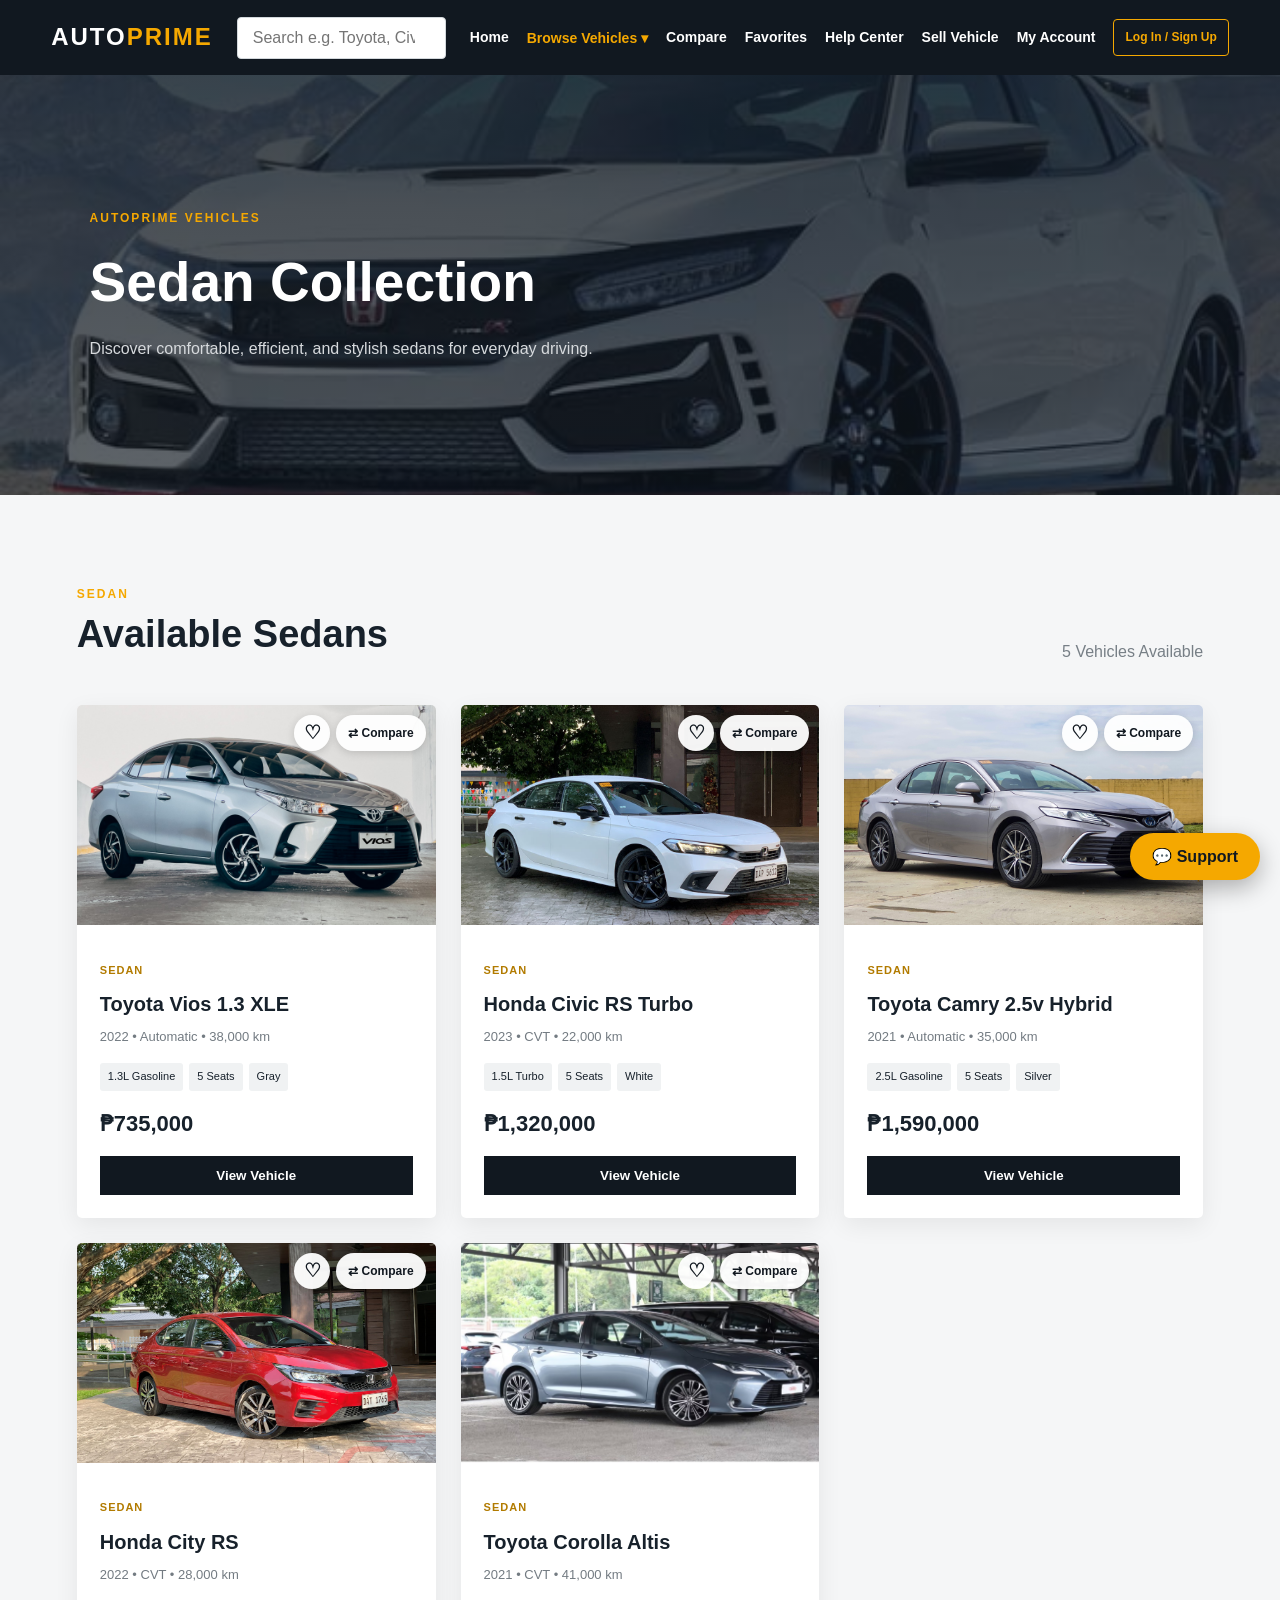
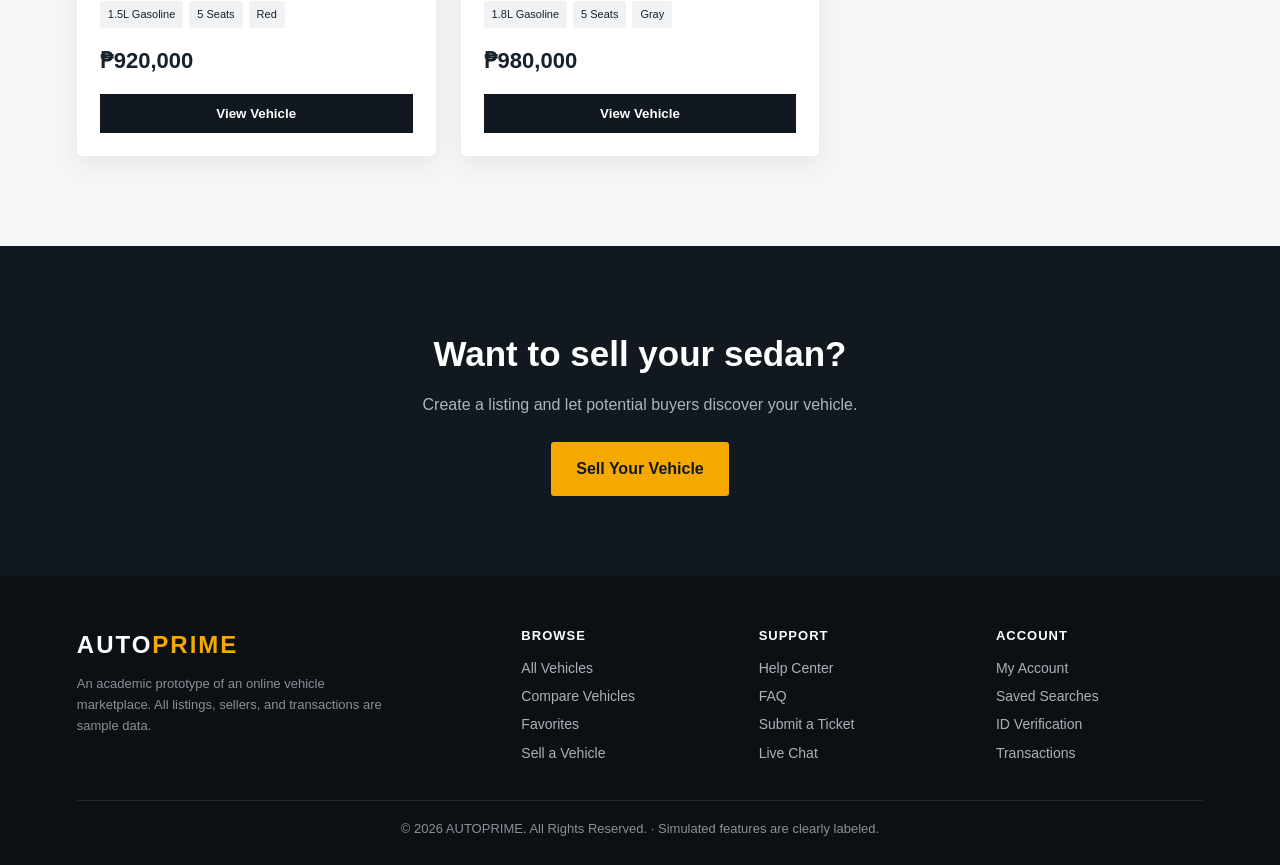
<file: sedan.html>
<!DOCTYPE html>
<html lang="en">
<head>

    <meta charset="UTF-8">
    <meta name="viewport" content="width=device-width, initial-scale=1.0">

    <title>AUTOPRIME | Sedans</title>

    <link rel="stylesheet" href="style.css">
    <link rel="stylesheet" href="enhance.css">

</head>

<body>

<header>

    <div class="logo">AUTO<span>PRIME</span></div>

    <div class="header-search">
        <input type="search" class="site-search" placeholder="Search e.g. Toyota, Civic, SUV..." aria-label="Search vehicles">
    </div>

    <nav>
        <a href="index.html">Home</a>
        <div class="dropdown">
            <a href="browse.html" class="active">Browse Vehicles ▾</a>
            <div class="dropdown-menu">
                <a href="browse.html">All Vehicles</a>
                <a href="sedan.html">Sedan</a>
                <a href="suv.html">SUV</a>
                <a href="pickup.html">Pickup</a>
            </div>
        </div>
        <a href="compare.html">Compare <span class="nav-count" data-count="compare"></span></a>
        <a href="favorites.html">Favorites <span class="nav-count" data-count="fav"></span></a>
        <a href="help.html">Help Center</a>
        <a href="sell.html">Sell Vehicle</a>
        <a href="account.html" class="my-account-link">My Account</a>
    </nav>

</header>


<section class="category-hero sedan-hero">

    <div>

        <p class="small-title">
            AUTOPRIME VEHICLES
        </p>

        <h1>
            Sedan Collection
        </h1>

        <p>
            Discover comfortable, efficient, and stylish
            sedans for everyday driving.
        </p>

    </div>

</section>




<section id="vehicles" class="listing-section">

    <div class="listing-header">

        <div>

            <p class="small-title">
                SEDAN
            </p>

            <h2>
                Available Sedans
            </h2>

        </div>

        <p>
            5 Vehicles Available
        </p>

    </div>


    <div class="vehicle-grid">


        <div class="vehicle-card" data-category="sedan">

            <img src="image/Toyota-Vios-1.3-XLE-CVT-The-quintessential-first-car-1.jpg"
                 alt="Toyota Vios">

            <div class="vehicle-info">

                <span class="vehicle-type">
                    SEDAN
                </span>

                <h3>
                    Toyota Vios 1.3 XLE
                </h3>

                <p>
                    2022 • Automatic • 38,000 km
                </p>

                <ul>
                    <li>1.3L Gasoline</li>
                    <li>5 Seats</li>
                    <li>Gray</li>
                </ul>

                <h4>
                    ₱735,000
                </h4>

                <button type="button" class="view-vehicle">View Vehicle</button>

            </div>

        </div>


        <div class="vehicle-card" data-category="sedan">

            <img src="image/2023_honda_civic_rs_01.jpg"
                 alt="Honda Civic">

            <div class="vehicle-info">

                <span class="vehicle-type">
                    SEDAN
                </span>

                <h3>
                    Honda Civic RS Turbo
                </h3>

                <p>
                    2023 • CVT • 22,000 km
                </p>

                <ul>
                    <li>1.5L Turbo</li>
                    <li>5 Seats</li>
                    <li>White</li>
                </ul>

                <h4>
                    ₱1,320,000
                </h4>

                <button type="button" class="view-vehicle">View Vehicle</button>

            </div>

        </div>


        <div class="vehicle-card" data-category="sedan">

            <img src="image/camry-main3.jpg"
                 alt="Toyota Camry">

            <div class="vehicle-info">

                <span class="vehicle-type">
                    SEDAN
                </span>

                <h3>
                    Toyota Camry 2.5v Hybrid
                </h3>

                <p>
                    2021 • Automatic • 35,000 km
                </p>

                <ul>
                    <li>2.5L Gasoline</li>
                    <li>5 Seats</li>
                    <li>Silver</li>
                </ul>

                <h4>
                    ₱1,590,000
                </h4>

                <button type="button" class="view-vehicle">View Vehicle</button>

            </div>

        </div>


        <div class="vehicle-card" data-category="sedan">

            <img src="image/2022_honda_city_rs_01.jpg"
                 alt="Honda City">

            <div class="vehicle-info">

                <span class="vehicle-type">
                    SEDAN
                </span>

                <h3>
                    Honda City RS
                </h3>

                <p>
                    2022 • CVT • 28,000 km
                </p>

                <ul>
                    <li>1.5L Gasoline</li>
                    <li>5 Seats</li>
                    <li>Red</li>
                </ul>

                <h4>
                    ₱920,000
                </h4>

                <button type="button" class="view-vehicle">View Vehicle</button>

            </div>

        </div>


        <div class="vehicle-card" data-category="sedan">

            <img src="image/altis.jpg"
                 alt="Toyota Corolla Altis">

            <div class="vehicle-info">

                <span class="vehicle-type">
                    SEDAN
                </span>

                <h3>
                    Toyota Corolla Altis
                </h3>

                <p>
                    2021 • CVT • 41,000 km
                </p>

                <ul>
                    <li>1.8L Gasoline</li>
                    <li>5 Seats</li>
                    <li>Gray</li>
                </ul>

                <h4>
                    ₱980,000
                </h4>

                <button type="button" class="view-vehicle">View Vehicle</button>

            </div>

        </div>

    </div>

</section>


<section class="category-bottom">

    <h2>
        Want to sell your sedan?
    </h2>

    <p>
        Create a listing and let potential buyers
        discover your vehicle.
    </p>

    <a href="sell.html" class="primary-button">
        Sell Your Vehicle
    </a>

</section>


<footer class="site-footer">
    <div class="footer-grid">
        <div><div class="logo">AUTO<span>PRIME</span></div><p>An academic prototype of an online vehicle marketplace. All listings, sellers, and transactions are sample data.</p></div>
        <div><h4>Browse</h4><a href="browse.html">All Vehicles</a><a href="compare.html">Compare Vehicles</a><a href="favorites.html">Favorites</a><a href="sell.html">Sell a Vehicle</a></div>
        <div><h4>Support</h4><a href="help.html">Help Center</a><a href="help.html#faq">FAQ</a><a href="help.html#ticket">Submit a Ticket</a><a href="#" data-open-support>Live Chat</a></div>
        <div><h4>Account</h4><a href="account.html">My Account</a><a href="account.html#saved">Saved Searches</a><a href="account.html#verification">ID Verification</a><a href="transactions.html">Transactions</a></div>
    </div>
    <p class="footer-copy">© 2026 AUTOPRIME. All Rights Reserved. · Simulated features are clearly labeled.</p>
</footer>

<script src="app.js"></script>
<script src="catalog-data.js"></script>
<script src="enhance.js"></script>
</body>
</html>
</file>
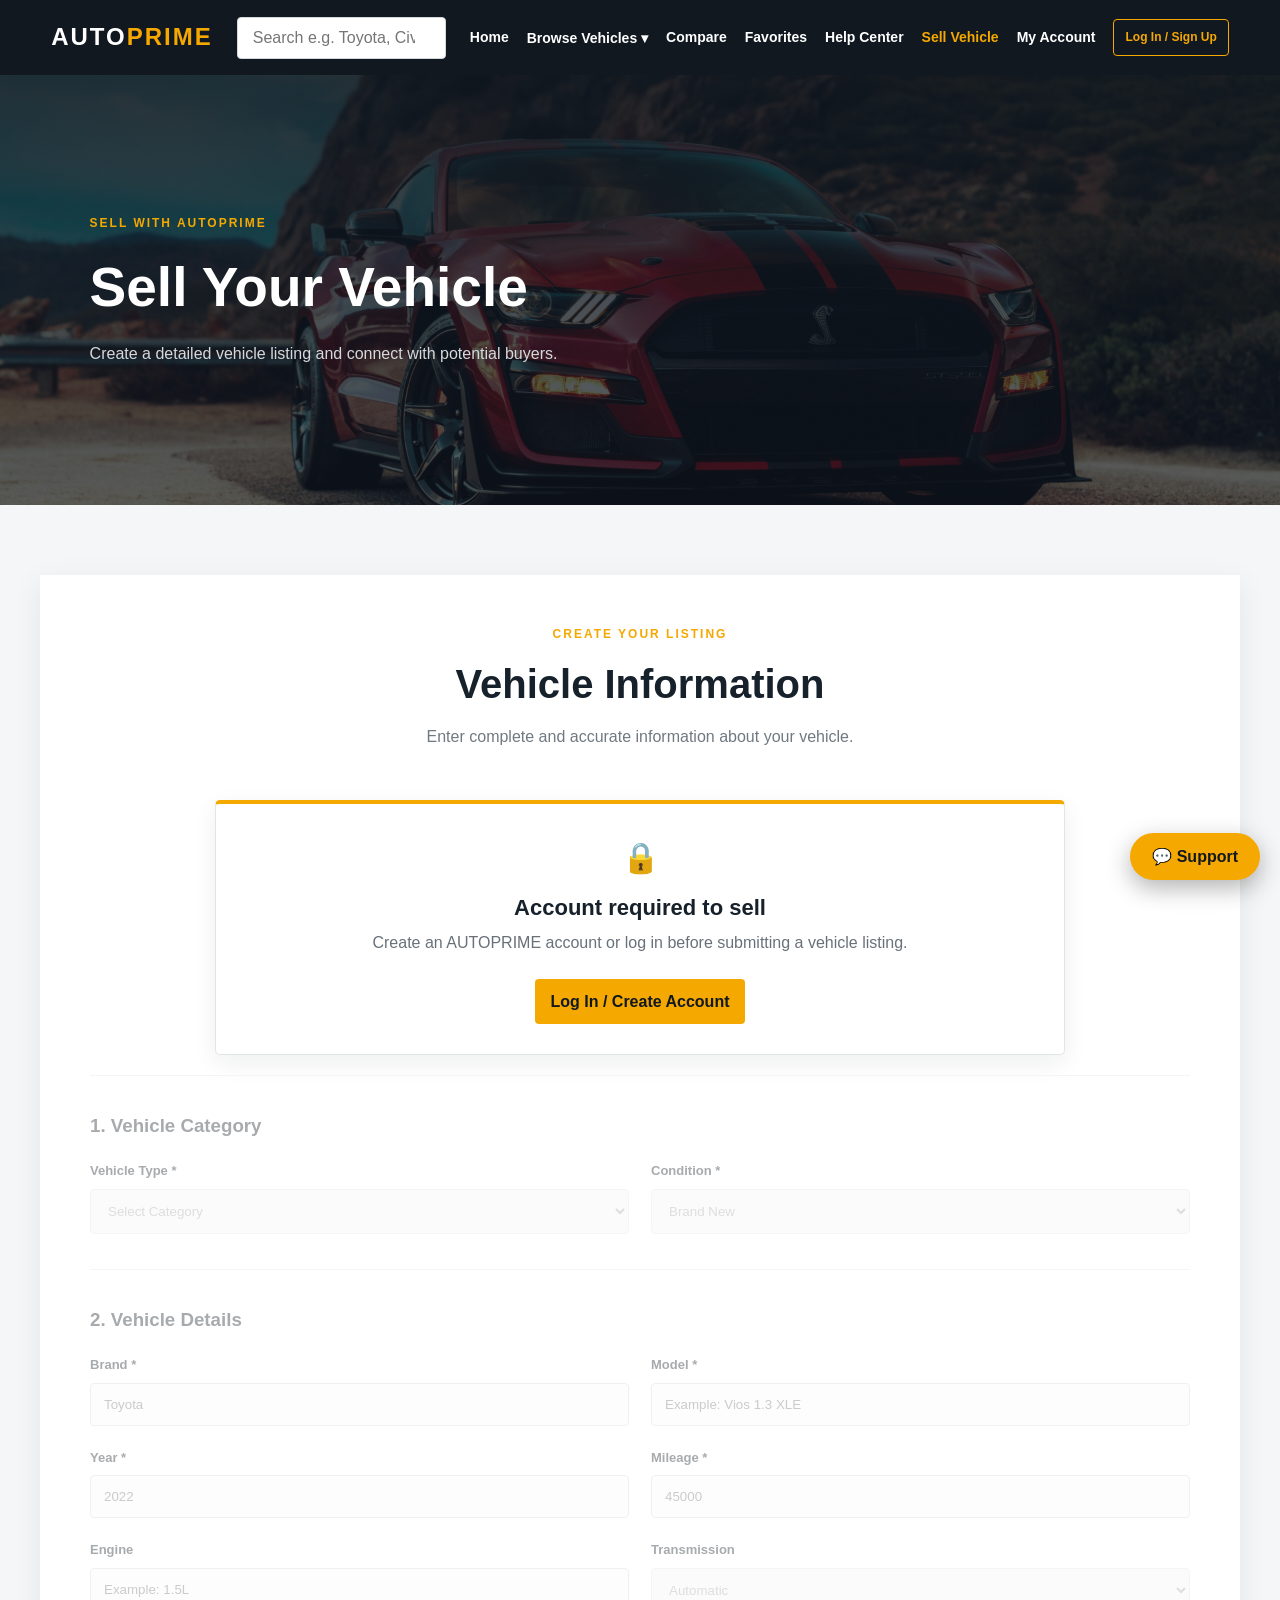
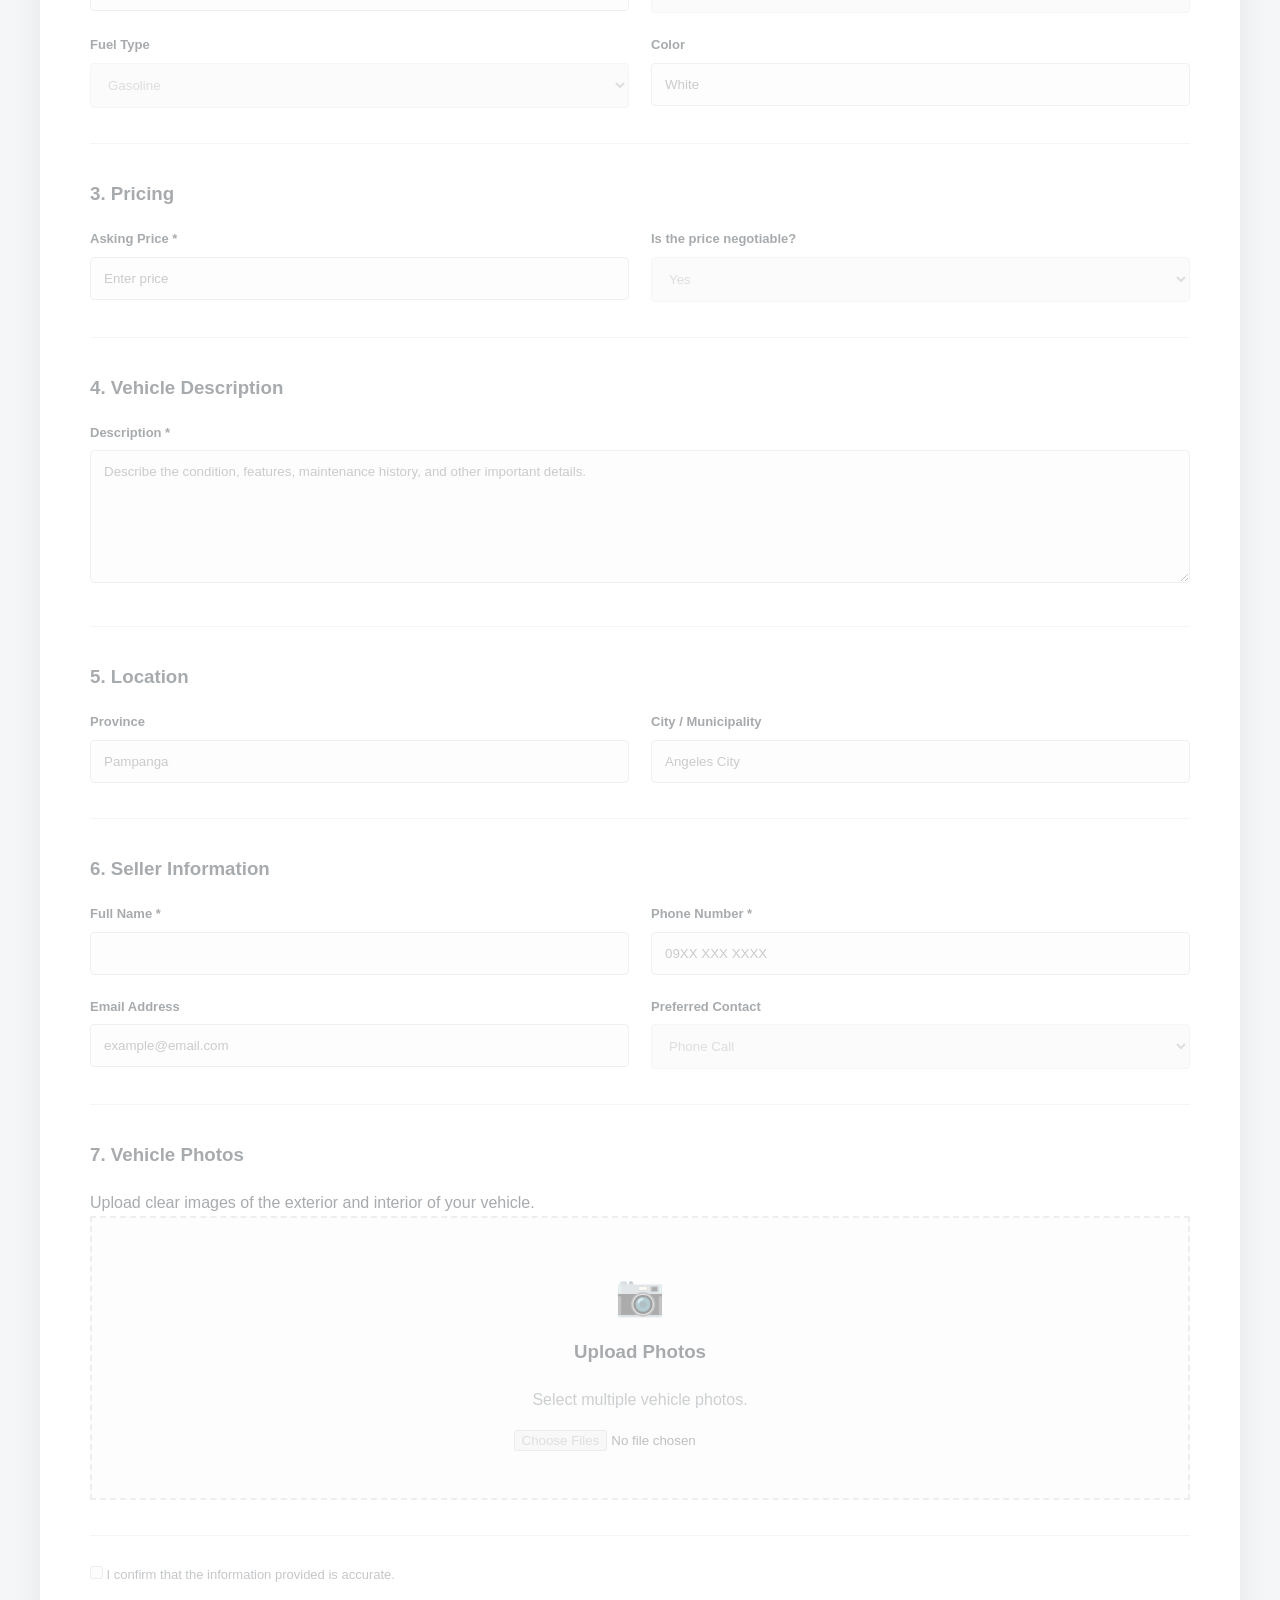
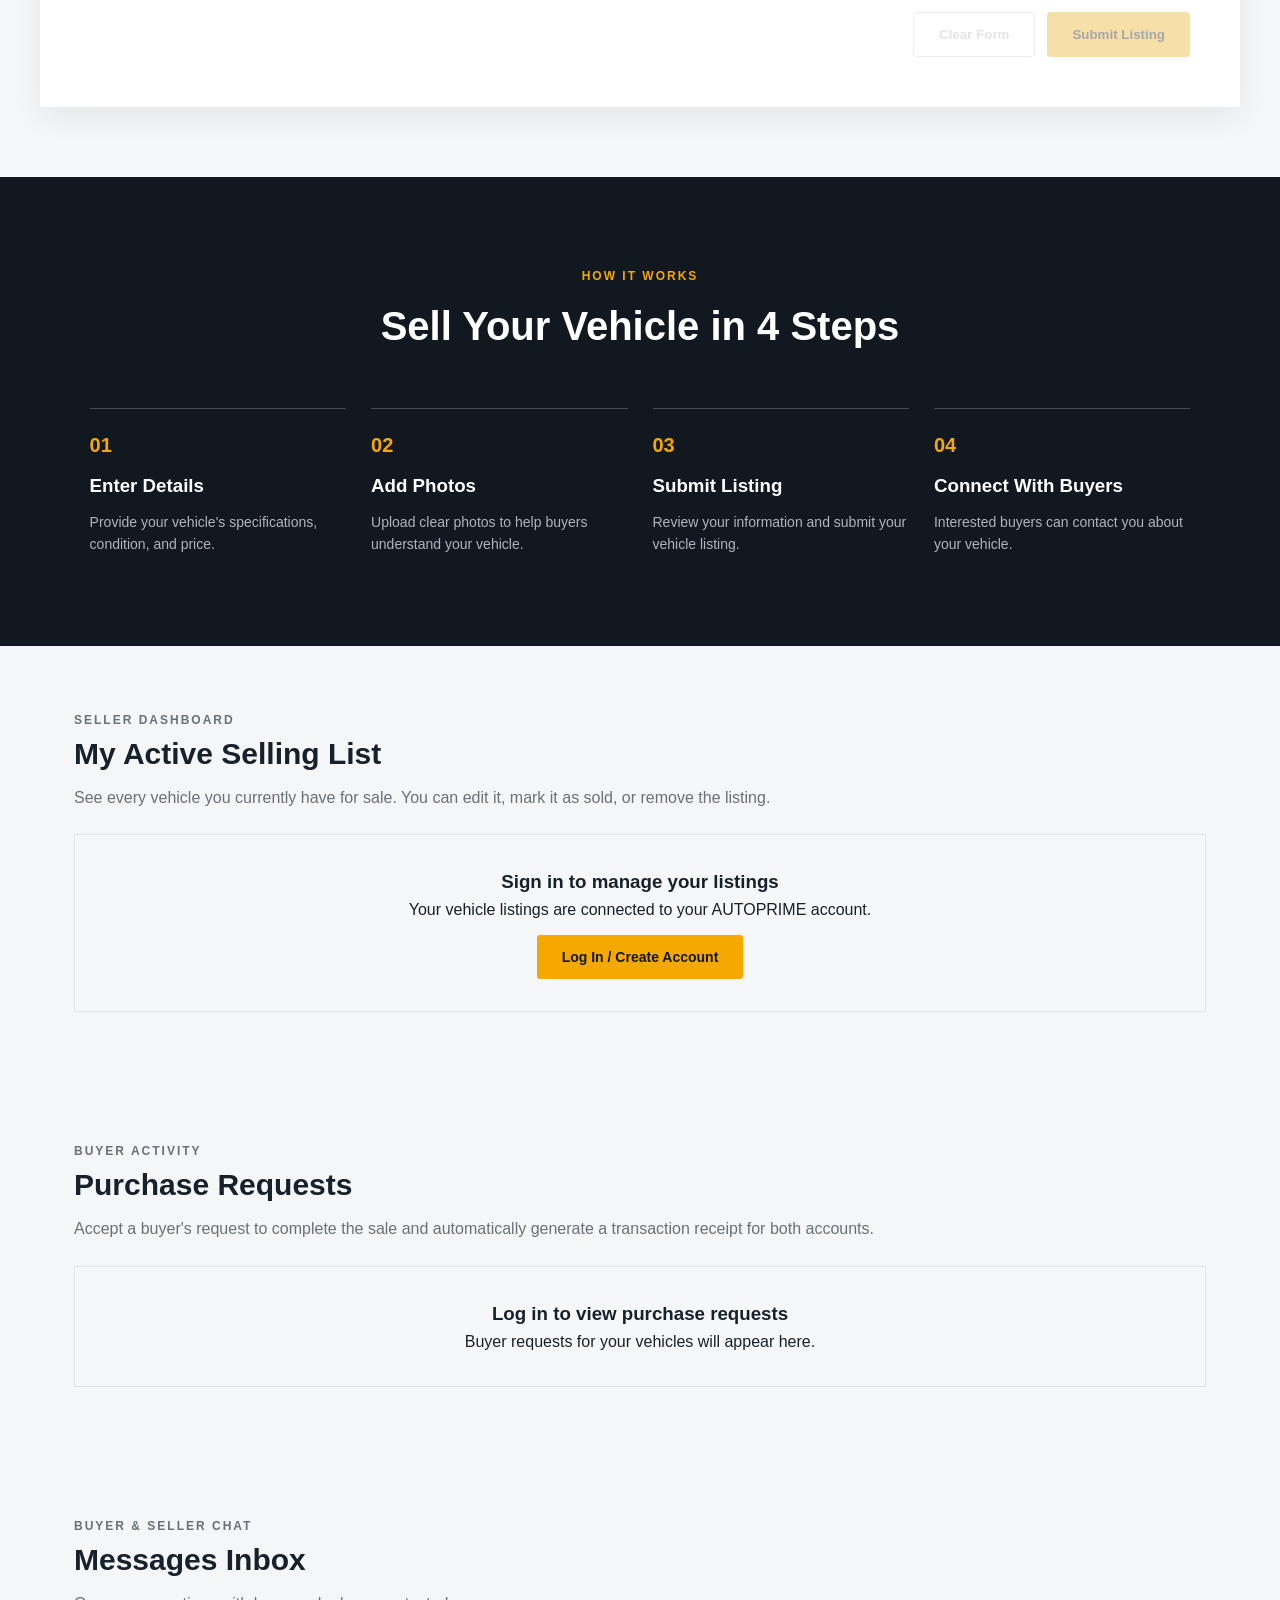
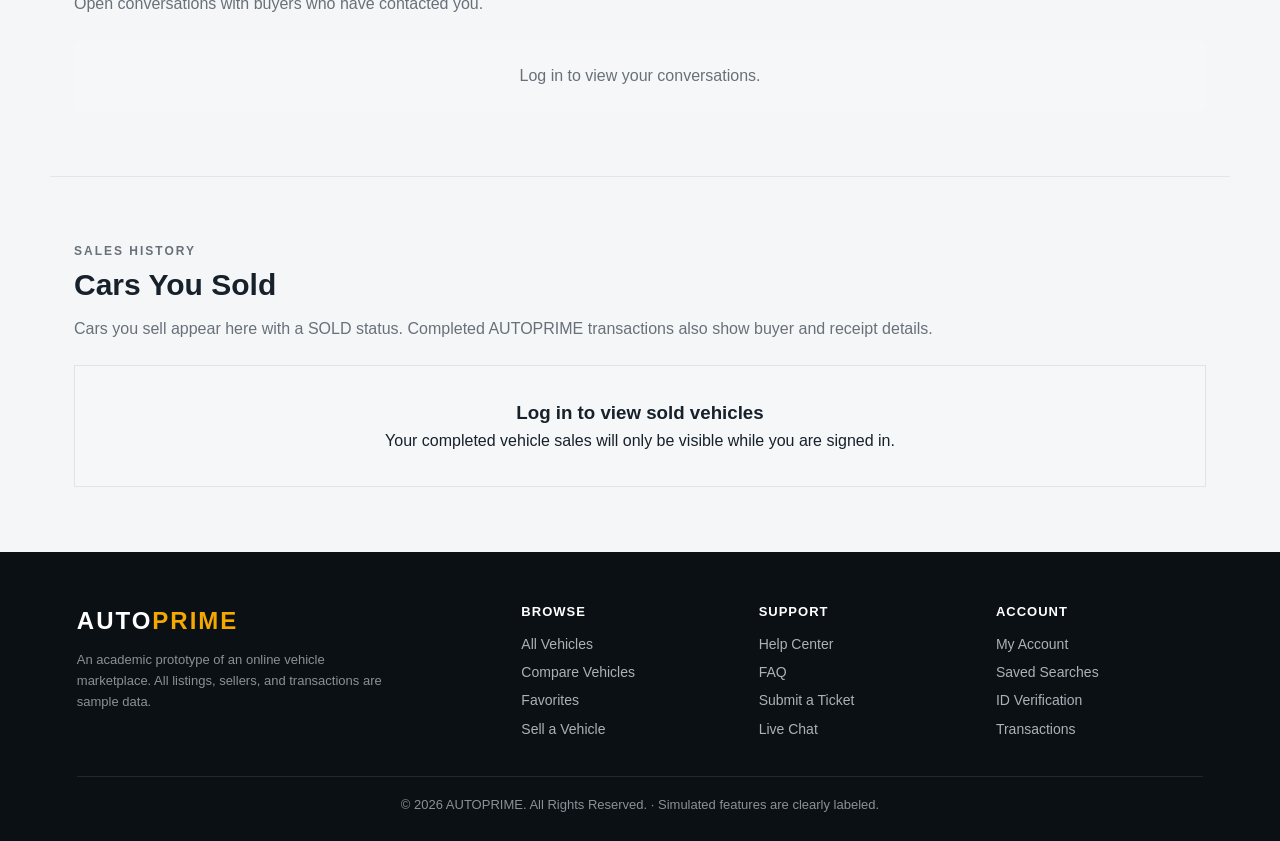
<file: sell.html>
<!DOCTYPE html>
<html lang="en">

<head>

    <meta charset="UTF-8">

    <meta name="viewport"
          content="width=device-width, initial-scale=1.0">

    <title>AUTOPRIME | Sell Your Vehicle</title>

    <link rel="stylesheet" href="style.css">
    <link rel="stylesheet" href="enhance.css">

</head>

<body>


<header>

    <div class="logo">
        AUTO<span>PRIME</span>
    </div>

    <div class="header-search">
        <input type="search" class="site-search" placeholder="Search e.g. Toyota, Civic, SUV..." aria-label="Search vehicles">
    </div>

    <nav>
        <a href="index.html">Home</a>
        <div class="dropdown">
            <a href="browse.html">Browse Vehicles ▾</a>
            <div class="dropdown-menu">
                <a href="browse.html">All Vehicles</a>
                <a href="sedan.html">Sedan</a>
                <a href="suv.html">SUV</a>
                <a href="pickup.html">Pickup</a>
            </div>
        </div>
        <a href="compare.html">Compare <span class="nav-count" data-count="compare"></span></a>
        <a href="favorites.html">Favorites <span class="nav-count" data-count="fav"></span></a>
        <a href="help.html">Help Center</a>
        <a href="sell.html" class="active">Sell Vehicle</a>
        <a href="account.html" class="my-account-link">My Account</a>
    </nav>

</header>


<section class="sell-banner">

    <div>

        <p class="small-title">
            SELL WITH AUTOPRIME
        </p>

        <h1>
            Sell Your Vehicle
        </h1>

        <p>
            Create a detailed vehicle listing and
            connect with potential buyers.
        </p>

    </div>

</section>


<section class="sell-form-section">

    <div class="section-heading">

        <p class="small-title">
            CREATE YOUR LISTING
        </p>

        <h2>
            Vehicle Information
        </h2>

        <p>
            Enter complete and accurate information
            about your vehicle.
        </p>

    </div>


    <form id="sellForm">


        <div class="form-section">

            <h3>
                1. Vehicle Category
            </h3>

            <div class="form-grid">

                <div class="form-group">

                    <label>
                        Vehicle Type *
                    </label>

                    <select id="sellCategory" required>

                        <option value="">
                            Select Category
                        </option>

                        <option>
                            Sedan
                        </option>

                        <option>
                            SUV
                        </option>

                        <option>
                            Pickup
                        </option>

                    </select>

                </div>


                <div class="form-group">

                    <label>
                        Condition *
                    </label>

                    <select id="sellCondition" required>

                        <option>
                            Brand New
                        </option>

                        <option>
                            Used - Excellent
                        </option>

                        <option>
                            Used - Good
                        </option>

                        <option>
                            Used - Fair
                        </option>

                    </select>

                </div>

            </div>

        </div>


        <div class="form-section">

            <h3>
                2. Vehicle Details
            </h3>

            <div class="form-grid">

                <div class="form-group">

                    <label>
                        Brand *
                    </label>

                    <input
                        type="text"
                        placeholder="Toyota"
                        id="sellBrand"
                        required>

                </div>


                <div class="form-group">

                    <label>
                        Model *
                    </label>

                    <input
                        type="text"
                        placeholder="Example: Vios 1.3 XLE"
                        id="sellModel"
                        required>

                </div>


                <div class="form-group">

                    <label>
                        Year *
                    </label>

                    <input
                        type="number"
                        placeholder="2022"
                        id="sellYear"
                        required>

                </div>


                <div class="form-group">

                    <label>
                        Mileage *
                    </label>

                    <input
                        type="number"
                        placeholder="45000"
                        id="sellMileage"
                        required>

                </div>


                <div class="form-group">

                    <label>
                        Engine
                    </label>

                    <input
                        type="text"
                        placeholder="Example: 1.5L"
                        id="sellEngine">

                </div>


                <div class="form-group">

                    <label>
                        Transmission
                    </label>

                    <select id="sellTransmission">

                        <option>
                            Automatic
                        </option>

                        <option>
                            Manual
                        </option>

                        <option>
                            CVT
                        </option>

                    </select>

                </div>


                <div class="form-group">

                    <label>
                        Fuel Type
                    </label>

                    <select>

                        <option>
                            Gasoline
                        </option>

                        <option>
                            Diesel
                        </option>

                        <option>
                            Hybrid
                        </option>

                    </select>

                </div>


                <div class="form-group">

                    <label>
                        Color
                    </label>

                    <input
                        type="text"
                        placeholder="White"
                        id="sellColor">

                </div>

            </div>

        </div>


        <div class="form-section">

            <h3>
                3. Pricing
            </h3>

            <div class="form-grid">

                <div class="form-group">

                    <label>
                        Asking Price *
                    </label>

                    <input
                        type="number"
                        placeholder="Enter price"
                        id="sellPrice"
                        required>

                </div>


                <div class="form-group">

                    <label>
                        Is the price negotiable?
                    </label>

                    <select>

                        <option>
                            Yes
                        </option>

                        <option>
                            No
                        </option>

                    </select>

                </div>

            </div>

        </div>


        <div class="form-section">

            <h3>
                4. Vehicle Description
            </h3>

            <div class="form-group">

                <label>
                    Description *
                </label>

                <textarea id="sellDescription"
                    rows="7"
                    placeholder="Describe the condition, features, maintenance history, and other important details."
                    required></textarea>

            </div>

        </div>


        <div class="form-section">

            <h3>
                5. Location
            </h3>

            <div class="form-grid">

                <div class="form-group">

                    <label>
                        Province
                    </label>

                    <input
                        type="text"
                        placeholder="Pampanga">

                </div>


                <div class="form-group">

                    <label>
                        City / Municipality
                    </label>

                    <input
                        type="text"
                        placeholder="Angeles City">

                </div>

            </div>

        </div>


        <div class="form-section">

            <h3>
                6. Seller Information
            </h3>

            <div class="form-grid">

                <div class="form-group">

                    <label>
                        Full Name *
                    </label>

                    <input
                        type="text"
                        required>

                </div>


                <div class="form-group">

                    <label>
                        Phone Number *
                    </label>

                    <input
                        type="tel"
                        placeholder="09XX XXX XXXX"
                        required>

                </div>


                <div class="form-group">

                    <label>
                        Email Address
                    </label>

                    <input
                        type="email"
                        placeholder="example@email.com">

                </div>


                <div class="form-group">

                    <label>
                        Preferred Contact
                    </label>

                    <select>

                        <option>
                            Phone Call
                        </option>

                        <option>
                            Text Message
                        </option>

                        <option>
                            Email
                        </option>

                    </select>

                </div>

            </div>

        </div>


        <div class="form-section">

            <h3>
                7. Vehicle Photos
            </h3>

            <p>
                Upload clear images of the exterior
                and interior of your vehicle.
            </p>

            <div class="photo-upload">

                <div class="upload-icon">
                    📷
                </div>

                <h3>
                    Upload Photos
                </h3>

                <p>
                    Select multiple vehicle photos.
                </p>

                <input
                    type="file"
                    accept="image/*"
                    id="sellPhotos"
                    multiple>

            </div>

        </div>


        <div class="agreement">

            <label>

                <input
                    type="checkbox"
                    required>

                I confirm that the information
                provided is accurate.

            </label>

        </div>


        <div class="submit-area">

            <button
                type="reset"
                class="cancel-button">

                Clear Form

            </button>


            <button
                type="submit"
                class="submit-button">

                Submit Listing

            </button>

        </div>

    </form>

</section>


<!-- SELLING PROCESS -->

<section class="selling-process">

    <div class="section-heading light">

        <p class="small-title">
            HOW IT WORKS
        </p>

        <h2>
            Sell Your Vehicle in 4 Steps
        </h2>

    </div>


    <div class="steps">

        <div class="step">

            <b>01</b>

            <h3>
                Enter Details
            </h3>

            <p>
                Provide your vehicle's specifications,
                condition, and price.
            </p>

        </div>


        <div class="step">

            <b>02</b>

            <h3>
                Add Photos
            </h3>

            <p>
                Upload clear photos to help buyers
                understand your vehicle.
            </p>

        </div>


        <div class="step">

            <b>03</b>

            <h3>
                Submit Listing
            </h3>

            <p>
                Review your information and submit
                your vehicle listing.
            </p>

        </div>


        <div class="step">

            <b>04</b>

            <h3>
                Connect With Buyers
            </h3>

            <p>
                Interested buyers can contact you
                about your vehicle.
            </p>

        </div>

    </div>

</section>


<section class="my-listings-section">
    <div class="my-listings-header">
        <p class="small-title">SELLER DASHBOARD</p>
        <h2>My Active Selling List</h2>
        <p>See every vehicle you currently have for sale. You can edit it, mark it as sold, or remove the listing.</p>
    </div>
    <div id="myListings" class="seller-listings-grid"></div>
</section>


<section class="my-listings-section purchase-requests-section" id="purchaseRequests">
    <div class="my-listings-header">
        <p class="small-title">BUYER ACTIVITY</p>
        <h2>Purchase Requests</h2>
        <p>Accept a buyer's request to complete the sale and automatically generate a transaction receipt for both accounts.</p>
    </div>
    <div id="sellerPurchaseRequests" class="seller-listings-grid"></div>
</section>

<section class="my-listings-section sold-vehicles-section">
    <div class="my-listings-header">
        <p class="small-title">SALES HISTORY</p>
        <h2>Cars You Sold</h2>
        <p>Cars you sell appear here with a SOLD status. Completed AUTOPRIME transactions also show buyer and receipt details.</p>
    </div>
    <div id="sellerSoldVehicles" class="owned-vehicle-grid"></div>
</section>

<footer class="site-footer">
    <div class="footer-grid">
        <div><div class="logo">AUTO<span>PRIME</span></div><p>An academic prototype of an online vehicle marketplace. All listings, sellers, and transactions are sample data.</p></div>
        <div><h4>Browse</h4><a href="browse.html">All Vehicles</a><a href="compare.html">Compare Vehicles</a><a href="favorites.html">Favorites</a><a href="sell.html">Sell a Vehicle</a></div>
        <div><h4>Support</h4><a href="help.html">Help Center</a><a href="help.html#faq">FAQ</a><a href="help.html#ticket">Submit a Ticket</a><a href="#" data-open-support>Live Chat</a></div>
        <div><h4>Account</h4><a href="account.html">My Account</a><a href="account.html#saved">Saved Searches</a><a href="account.html#verification">ID Verification</a><a href="transactions.html">Transactions</a></div>
    </div>
    <p class="footer-copy">© 2026 AUTOPRIME. All Rights Reserved. · Simulated features are clearly labeled.</p>
</footer>


<script src="app.js"></script>
<script src="catalog-data.js"></script>
<script src="enhance.js"></script>



</body>
</html>
</file>
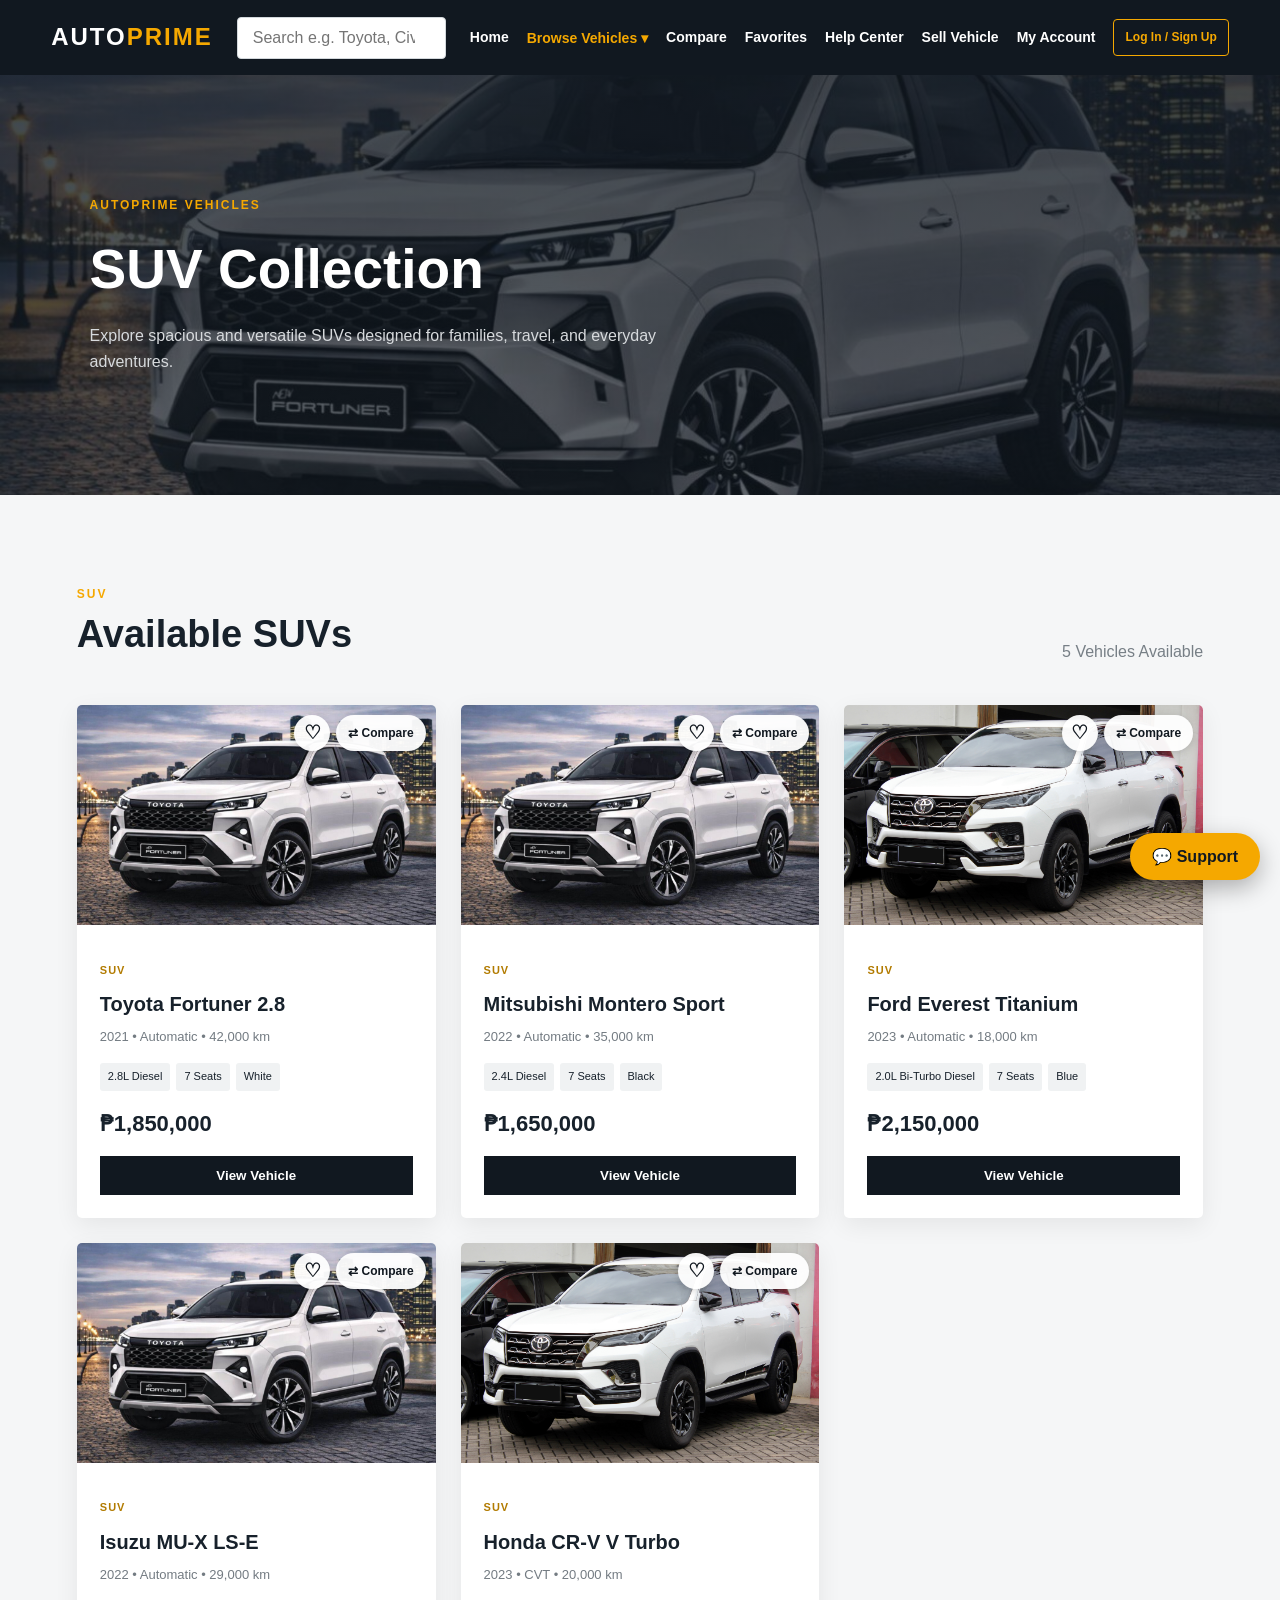
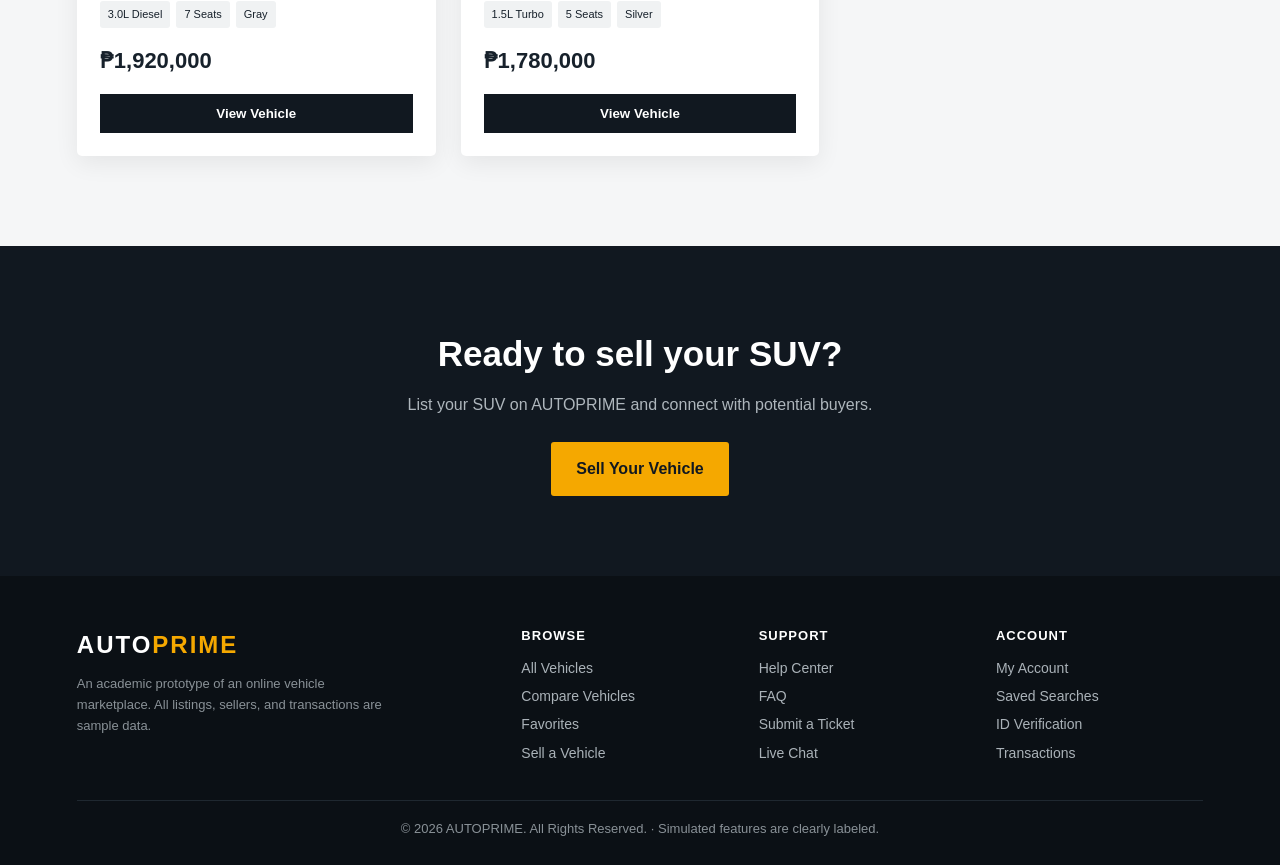
<file: suv.html>
<!DOCTYPE html>
<html lang="en">
<head>

    <meta charset="UTF-8">
    <meta name="viewport" content="width=device-width, initial-scale=1.0">

    <title>AUTOPRIME | SUVs</title>

    <link rel="stylesheet" href="style.css">
    <link rel="stylesheet" href="enhance.css">

</head>

<body>

<header>

    <div class="logo">AUTO<span>PRIME</span></div>

    <div class="header-search">
        <input type="search" class="site-search" placeholder="Search e.g. Toyota, Civic, SUV..." aria-label="Search vehicles">
    </div>

    <nav>
        <a href="index.html">Home</a>
        <div class="dropdown">
            <a href="browse.html" class="active">Browse Vehicles ▾</a>
            <div class="dropdown-menu">
                <a href="browse.html">All Vehicles</a>
                <a href="sedan.html">Sedan</a>
                <a href="suv.html">SUV</a>
                <a href="pickup.html">Pickup</a>
            </div>
        </div>
        <a href="compare.html">Compare <span class="nav-count" data-count="compare"></span></a>
        <a href="favorites.html">Favorites <span class="nav-count" data-count="fav"></span></a>
        <a href="help.html">Help Center</a>
        <a href="sell.html">Sell Vehicle</a>
        <a href="account.html" class="my-account-link">My Account</a>
    </nav>

</header>


<section class="category-hero suv-hero">

    <div>

        <p class="small-title">
            AUTOPRIME VEHICLES
        </p>

        <h1>
            SUV Collection
        </h1>

        <p>
            Explore spacious and versatile SUVs designed
            for families, travel, and everyday adventures.
        </p>

    </div>

</section>




<section id="vehicles" class="listing-section">

    <div class="listing-header">

        <div>

            <p class="small-title">
                SUV
            </p>

            <h2>
                Available SUVs
            </h2>

        </div>

        <p>
            5 Vehicles Available
        </p>

    </div>


    <div class="vehicle-grid">


        <div class="vehicle-card" data-category="suv">

            <img src="image/fortuner.jpg"
                 alt="Toyota Fortuner">

            <div class="vehicle-info">

                <span class="vehicle-type">
                    SUV
                </span>

                <h3>
                    Toyota Fortuner 2.8
                </h3>

                <p>
                    2021 • Automatic • 42,000 km
                </p>

                <ul>
                    <li>2.8L Diesel</li>
                    <li>7 Seats</li>
                    <li>White</li>
                </ul>

                <h4>
                    ₱1,850,000
                </h4>

                <button type="button" class="view-vehicle">View Vehicle</button>

            </div>

        </div>


        <div class="vehicle-card" data-category="suv">

            <img src="image/fortuner.jpg"
                 alt="Mitsubishi Montero Sport">

            <div class="vehicle-info">

                <span class="vehicle-type">
                    SUV
                </span>

                <h3>
                    Mitsubishi Montero Sport
                </h3>

                <p>
                    2022 • Automatic • 35,000 km
                </p>

                <ul>
                    <li>2.4L Diesel</li>
                    <li>7 Seats</li>
                    <li>Black</li>
                </ul>

                <h4>
                    ₱1,650,000
                </h4>

                <button type="button" class="view-vehicle">View Vehicle</button>

            </div>

        </div>


        <div class="vehicle-card" data-category="suv">

            <img src="image/2022_Toyota_Fortuner_2.8_VRZ_GR_Sport_4x2_GUN166R_(20220428).jpg"
                 alt="Ford Everest">

            <div class="vehicle-info">

                <span class="vehicle-type">
                    SUV
                </span>

                <h3>
                    Ford Everest Titanium
                </h3>

                <p>
                    2023 • Automatic • 18,000 km
                </p>

                <ul>
                    <li>2.0L Bi-Turbo Diesel</li>
                    <li>7 Seats</li>
                    <li>Blue</li>
                </ul>

                <h4>
                    ₱2,150,000
                </h4>

                <button type="button" class="view-vehicle">View Vehicle</button>

            </div>

        </div>


        <div class="vehicle-card" data-category="suv">

            <img src="image/fortuner.jpg"
                 alt="Isuzu MU-X">

            <div class="vehicle-info">

                <span class="vehicle-type">
                    SUV
                </span>

                <h3>
                    Isuzu MU-X LS-E
                </h3>

                <p>
                    2022 • Automatic • 29,000 km
                </p>

                <ul>
                    <li>3.0L Diesel</li>
                    <li>7 Seats</li>
                    <li>Gray</li>
                </ul>

                <h4>
                    ₱1,920,000
                </h4>

                <button type="button" class="view-vehicle">View Vehicle</button>

            </div>

        </div>


        <div class="vehicle-card" data-category="suv">

            <img src="image/2022_Toyota_Fortuner_2.8_VRZ_GR_Sport_4x2_GUN166R_(20220428).jpg"
                 alt="Honda CR-V">

            <div class="vehicle-info">

                <span class="vehicle-type">
                    SUV
                </span>

                <h3>
                    Honda CR-V V Turbo
                </h3>

                <p>
                    2023 • CVT • 20,000 km
                </p>

                <ul>
                    <li>1.5L Turbo</li>
                    <li>5 Seats</li>
                    <li>Silver</li>
                </ul>

                <h4>
                    ₱1,780,000
                </h4>

                <button type="button" class="view-vehicle">View Vehicle</button>

            </div>

        </div>

    </div>

</section>


<section class="category-bottom">

    <h2>
        Ready to sell your SUV?
    </h2>

    <p>
        List your SUV on AUTOPRIME and connect
        with potential buyers.
    </p>

    <a href="sell.html" class="primary-button">
        Sell Your Vehicle
    </a>

</section>


<footer class="site-footer">
    <div class="footer-grid">
        <div><div class="logo">AUTO<span>PRIME</span></div><p>An academic prototype of an online vehicle marketplace. All listings, sellers, and transactions are sample data.</p></div>
        <div><h4>Browse</h4><a href="browse.html">All Vehicles</a><a href="compare.html">Compare Vehicles</a><a href="favorites.html">Favorites</a><a href="sell.html">Sell a Vehicle</a></div>
        <div><h4>Support</h4><a href="help.html">Help Center</a><a href="help.html#faq">FAQ</a><a href="help.html#ticket">Submit a Ticket</a><a href="#" data-open-support>Live Chat</a></div>
        <div><h4>Account</h4><a href="account.html">My Account</a><a href="account.html#saved">Saved Searches</a><a href="account.html#verification">ID Verification</a><a href="transactions.html">Transactions</a></div>
    </div>
    <p class="footer-copy">© 2026 AUTOPRIME. All Rights Reserved. · Simulated features are clearly labeled.</p>
</footer>

<script src="app.js"></script>
<script src="catalog-data.js"></script>
<script src="enhance.js"></script>
</body>
</html>
</file>
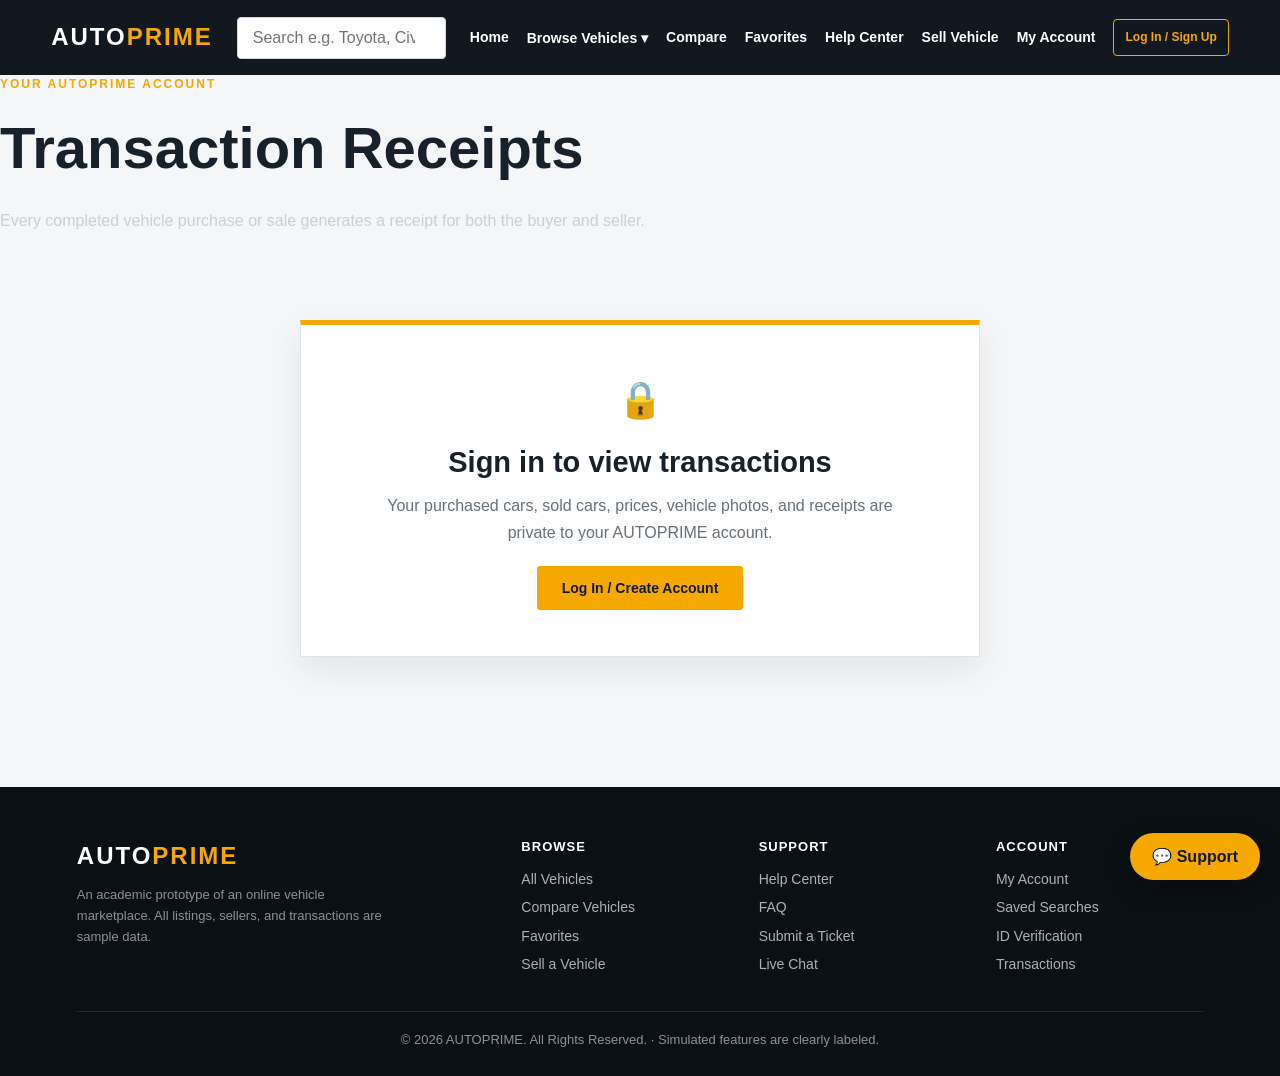
<file: transactions.html>
<!DOCTYPE html>
<html lang="en">
<head>
    <meta charset="UTF-8">
    <meta name="viewport" content="width=device-width, initial-scale=1.0">
    <title>AUTOPRIME | Transaction Receipts</title>
    <link rel="stylesheet" href="style.css">
    <link rel="stylesheet" href="enhance.css">
</head>
<body>
<header>
    <div class="logo">AUTO<span>PRIME</span></div>
    <div class="header-search">
        <input type="search" class="site-search" placeholder="Search e.g. Toyota, Civic, SUV..." aria-label="Search vehicles">
    </div>
    <nav>
        <a href="index.html">Home</a>
        <div class="dropdown">
            <a href="browse.html">Browse Vehicles ▾</a>
            <div class="dropdown-menu">
                <a href="browse.html">All Vehicles</a>
                <a href="sedan.html">Sedan</a>
                <a href="suv.html">SUV</a>
                <a href="pickup.html">Pickup</a>
            </div>
        </div>
        <a href="compare.html">Compare <span class="nav-count" data-count="compare"></span></a>
        <a href="favorites.html">Favorites <span class="nav-count" data-count="fav"></span></a>
        <a href="help.html">Help Center</a>
        <a href="sell.html">Sell Vehicle</a>
        <a href="account.html" class="my-account-link">My Account</a>
    </nav>
</header>
<section class="receipt-banner">
    <div>
        <p class="small-title">YOUR AUTOPRIME ACCOUNT</p>
        <h1>Transaction Receipts</h1>
        <p>Every completed vehicle purchase or sale generates a receipt for both the buyer and seller.</p>
    </div>
</section>
<main class="transactions-section">
    <section id="transactionsLoginGate" class="transactions-login-gate" hidden>
        <div class="lock-icon">🔒</div>
        <h2>Sign in to view transactions</h2>
        <p>Your purchased cars, sold cars, prices, vehicle photos, and receipts are private to your AUTOPRIME account.</p>
        <button type="button" class="primary-button" id="receiptLoginButton">Log In / Create Account</button>
    </section>

    <div id="transactionsPrivateContent" hidden>
        <div class="transactions-intro">
            <h2>My Vehicles & Transactions</h2>
            <p>See the cars you purchased, the cars you successfully sold, and the receipt for every completed transaction.</p>
        </div>

        <section class="vehicle-history-section" id="myBuyRequests">
            <div class="history-heading">
                <div><span class="history-eyebrow">BUYER REQUESTS</span><h2>My Buy Requests</h2></div>
                <p>Track requests you sent to private sellers. While a request is pending, you can request cancellation and include a comment for the seller.</p>
            </div>
            <div id="buyerPurchaseRequests" class="seller-listings-grid"></div>
        </section>

        <section class="vehicle-history-section">
            <div class="history-heading">
                <div><span class="history-eyebrow">BUYER</span><h2>Cars You Bought</h2></div>
                <p>Your completed purchases stay here with the vehicle photo, details, and final price.</p>
            </div>
            <div id="purchasedVehicles" class="owned-vehicle-grid"></div>
        </section>

        <section class="vehicle-history-section">
            <div class="history-heading">
                <div><span class="history-eyebrow">SELLER</span><h2>Cars You Sold</h2></div>
                <p>Completed sales are kept here with the vehicle photo and clearly marked as SOLD.</p>
            </div>
            <div id="soldVehicles" class="owned-vehicle-grid"></div>
        </section>

        <section class="vehicle-history-section receipts-history">
            <div class="history-heading"><div><span class="history-eyebrow">RECEIPTS</span><h2>Transaction Receipts</h2></div></div>
            <div id="transactionReceipts" class="receipt-grid"></div>
        </section>
    </div>
</main>
<footer class="site-footer">
    <div class="footer-grid">
        <div><div class="logo">AUTO<span>PRIME</span></div><p>An academic prototype of an online vehicle marketplace. All listings, sellers, and transactions are sample data.</p></div>
        <div><h4>Browse</h4><a href="browse.html">All Vehicles</a><a href="compare.html">Compare Vehicles</a><a href="favorites.html">Favorites</a><a href="sell.html">Sell a Vehicle</a></div>
        <div><h4>Support</h4><a href="help.html">Help Center</a><a href="help.html#faq">FAQ</a><a href="help.html#ticket">Submit a Ticket</a><a href="#" data-open-support>Live Chat</a></div>
        <div><h4>Account</h4><a href="account.html">My Account</a><a href="account.html#saved">Saved Searches</a><a href="account.html#verification">ID Verification</a><a href="transactions.html">Transactions</a></div>
    </div>
    <p class="footer-copy">© 2026 AUTOPRIME. All Rights Reserved. · Simulated features are clearly labeled.</p>
</footer>
<script src="app.js"></script>
<script src="catalog-data.js"></script>
<script src="enhance.js"></script>
</body>
</html>
</file>
<file: style.css>
* {
    margin: 0;
    padding: 0;
    box-sizing: border-box;
}

html {
    scroll-behavior: smooth;
}

body {
    font-family: Arial, Helvetica, sans-serif;
    background: #f5f6f7;
    color: #17212b;
    line-height: 1.6;
}


/* ================= HEADER ================= */

header {
    min-height: 75px;
    background: #111820;

    display: flex;
    align-items: center;
    gap: 24px;

    /* Use more of the header width so the search field gets the maximum room. */
    padding: 0 4%;

    position: sticky;
    top: 0;
    z-index: 1000;
}

.logo {
    color: white;
    flex: 0 0 auto;
    font-size: 24px;
    font-weight: 900;
    letter-spacing: 2px;
}

.logo span {
    color: #f5a800;
}

.header-search {
    position: relative;
    flex: 1 1 720px;
    min-width: 260px;
    max-width: none;
}

.header-search .site-search {
    width: 100%;
    height: 42px;
    padding: 0 15px;
    border: 1px solid #d3d8dc;
    border-radius: 4px;
    font: inherit;
    background: #fff;
    color: #17212b;
    outline: none;
}

.header-search .site-search:focus {
    border-color: #f5a800;
    box-shadow: 0 0 0 3px rgba(245,168,0,.14);
}


.header-search-results {
    position: absolute;
    top: calc(100% + 8px);
    left: 0;
    right: 0;
    display: none;
    background: #fff;
    border: 1px solid #d9dee2;
    border-radius: 5px;
    box-shadow: 0 14px 35px rgba(0,0,0,.22);
    overflow: hidden;
    z-index: 2500;
}

.header-search-results.show {
    display: block;
}

.header-search-result {
    display: flex;
    align-items: center;
    justify-content: space-between;
    gap: 18px;
    width: 100%;
    padding: 12px 15px;
    border: 0;
    border-bottom: 1px solid #eceff1;
    background: #fff;
    color: #17212b;
    text-align: left;
    cursor: pointer;
    font: inherit;
}

.header-search-result:last-child {
    border-bottom: 0;
}

.header-search-result:hover,
.header-search-result.active {
    background: #fff7e5;
}

.header-search-result strong {
    font-size: 14px;
}

.header-search-result span {
    color: #8a6a1d;
    font-size: 11px;
    font-weight: 800;
    letter-spacing: .7px;
}

.header-search-empty {
    padding: 13px 15px;
    color: #707981;
    font-size: 13px;
}


nav {
    display: flex;
    align-items: center;
    gap: 26px;
    flex: 0 0 auto;
    margin-left: auto;
}

nav a {
    color: white;
    text-decoration: none;
    font-size: 14px;
    font-weight: bold;
}

nav a:hover,
nav .active {
    color: #f5a800;
}


/* ================= DROPDOWN ================= */

.dropdown {
    position: relative;
}

.dropdown-menu {
    position: absolute;

    top: 30px;
    left: -15px;

    width: 170px;

    background: white;

    display: none;

    box-shadow: 0 10px 25px rgba(0,0,0,.15);

    border-radius: 4px;

    overflow: hidden;
}

.dropdown:hover .dropdown-menu {
    display: block;
}

.dropdown-menu a {
    color: #17212b;

    display: block;

    padding: 13px 17px;
}

.dropdown-menu a:hover {
    background: #f5a800;
    color: #111820;
}


/* ================= HERO ================= */

.hero {
    min-height: 650px;

    display: flex;
    align-items: center;

    padding: 70px 7%;

    background:
        linear-gradient(
            90deg,
            rgba(10,15,20,.96),
            rgba(10,15,20,.70),
            rgba(10,15,20,.30)
        ),
        url("image/mustang.jpg")
        center / cover no-repeat;

    color: white;
}

.hero-content {
    max-width: 650px;
}

.small-title {
    color: #f5a800;
    font-size: 12px;
    font-weight: bold;
    letter-spacing: 2px;
}

.hero h1 {
    font-size: 64px;
    line-height: 1.05;
    margin: 15px 0 25px;
}

.hero h1 span {
    color: #f5a800;
}

.hero p:not(.small-title) {
    color: #d5d9dc;
    font-size: 17px;
    max-width: 580px;
}

.hero-buttons {
    margin-top: 35px;

    display: flex;
    gap: 12px;
}

.primary-button,
.secondary-button {
    display: inline-block;

    padding: 14px 25px;

    text-decoration: none;

    font-weight: bold;

    border-radius: 3px;
}

.primary-button {
    background: #f5a800;
    color: #111820;
}

.secondary-button {
    border: 1px solid white;
    color: white;
}

.primary-button:hover {
    background: white;
}

.secondary-button:hover {
    background: #f5a800;
    color: #111820;
}


/* ================= SECTIONS ================= */

.section,
.featured,
.listing-section,
.contact {
    padding: 90px 7%;
}

.section-heading {
    text-align: center;
    max-width: 700px;
    margin: 0 auto 50px;
}

.section-heading h2 {
    font-size: 40px;
    margin: 8px 0;
}

.section-heading p:last-child {
    color: #707981;
}


/* ================= CATEGORY ================= */

.category-grid {
    display: grid;

    grid-template-columns:
        repeat(3, 1fr);

    gap: 25px;

    max-width: 1200px;

    margin: auto;
}

.category-card {
    background: white;

    text-decoration: none;

    color: #17212b;

    border-radius: 6px;

    overflow: hidden;

    box-shadow: 0 7px 25px rgba(0,0,0,.07);

    transition: .3s;
}

.category-card:hover {
    transform: translateY(-8px);
}

.category-image {
    height: 230px;

    display: flex;

    align-items: end;

    padding: 25px;

    background-size: cover;
    background-position: center;
}

.category-image span {
    background: #f5a800;

    padding: 8px 15px;

    font-size: 12px;

    font-weight: bold;
}

.sedan-bg {
    background:
        linear-gradient(#0004,#0007),
        url("image/civic.jpg") center/cover;
}

.suv-bg {
    background:
        linear-gradient(#0004,#0007),
        url("image/fortuner.jpg") center/cover;
}

.pickup-bg {
    background:
        linear-gradient(#0004,#0007),
        url("image/hilux1.jpg") center/cover;
}

.category-info {
    padding: 25px;
}

.category-info h3 {
    font-size: 23px;
    margin-bottom: 8px;
}

.category-info p {
    color: #707981;
    font-size: 14px;
    margin-bottom: 18px;
}

.category-info strong {
    color: #c28500;
    font-size: 13px;
}


/* ================= VEHICLE CARDS ================= */

.vehicle-grid {
    max-width: 1200px;

    margin: auto;

    display: grid;

    grid-template-columns:
        repeat(3, 1fr);

    gap: 25px;
}

.vehicle-card {
    background: white;

    border-radius: 5px;

    overflow: hidden;

    box-shadow: 0 7px 25px rgba(0,0,0,.07);

    transition: .25s;
}

.vehicle-card:hover {
    transform: translateY(-5px);
}

.vehicle-card img {
    width: 100%;

    height: 220px;

    object-fit: cover;
}

.vehicle-info {
    padding: 23px;
}

.vehicle-type {
    color: #b27b00;

    font-size: 11px;

    font-weight: bold;

    letter-spacing: 1px;
}

.vehicle-info h3 {
    margin: 7px 0;

    font-size: 20px;
}

.vehicle-info > p {
    color: #737b82;

    font-size: 13px;
}

.vehicle-info ul {
    list-style: none;

    margin: 15px 0;

    display: flex;

    flex-wrap: wrap;

    gap: 6px;
}

.vehicle-info li {
    background: #f0f2f3;

    padding: 5px 8px;

    font-size: 11px;

    border-radius: 3px;
}

.vehicle-info h4 {
    font-size: 22px;

    margin: 15px 0;

    color: #17212b;
}

.vehicle-info a {
    color: #b27b00;

    text-decoration: none;

    font-weight: bold;

    font-size: 13px;
}

.vehicle-info button {
    width: 100%;

    padding: 12px;

    background: #111820;

    color: white;

    border: none;

    cursor: pointer;

    font-weight: bold;
}

.vehicle-info button:hover {
    background: #f5a800;

    color: #111820;
}


/* ================= FEATURED ================= */

.featured {
    background: #eef0f1;
}


/* ================= WHY ================= */

.why {
    background: #111820;

    color: white;

    padding: 90px 7%;
}

.light p:last-child {
    color: #aeb6bc;
}

.features {
    max-width: 1200px;

    margin: auto;

    display: grid;

    grid-template-columns:
        repeat(4, 1fr);

    gap: 30px;
}

.features > div {
    border-top: 1px solid #3c444b;

    padding-top: 20px;
}

.feature-number {
    color: #f5a800;

    font-size: 13px;

    font-weight: bold;
}

.features h3 {
    margin: 12px 0;
}

.features p {
    color: #aeb6bc;

    font-size: 14px;
}


/* ================= ABOUT ================= */

.about {
    padding: 90px 7%;

    display: grid;

    grid-template-columns:
        1fr 1fr;

    gap: 70px;

    background: white;
}

.about h2 {
    font-size: 40px;

    margin-top: 10px;
}

.about p {
    color: #69737b;

    margin-bottom: 18px;
}


/* ================= CONTACT ================= */

.contact-grid {
    max-width: 1000px;

    margin: auto;

    display: grid;

    grid-template-columns:
        repeat(3, 1fr);

    gap: 20px;
}

.contact-grid div {
    background: white;

    padding: 30px;

    text-align: center;
}

.contact-grid p {
    color: #707981;
}


/* ================= CATEGORY HERO ================= */

.category-hero {
    min-height: 420px;

    display: flex;

    align-items: center;

    padding: 70px 7%;

    color: white;

    background-position: center;

    background-size: cover;
}

.category-hero h1 {
    font-size: 55px;

    margin: 10px 0;
}

.category-hero p:not(.small-title) {
    max-width: 600px;

    color: #d7dadd;
}

.sedan-hero {
    background:
        linear-gradient(#101820cc,#101820aa),
        url("image/civic.jpg") center/cover;
}

.suv-hero {
    background:
        linear-gradient(#101820cc,#101820aa),
        url("image/fortuner.jpg") center/cover;
}

.pickup-hero {
    background:
        linear-gradient(#101820cc,#101820aa),
        url("image/hilux.jpg") center/cover;
}


/* ================= LISTING HEADER ================= */

.listing-header {
    max-width: 1200px;

    margin: 0 auto 40px;

    display: flex;

    justify-content: space-between;

    align-items: end;
}

.listing-header h2 {
    font-size: 38px;
}

.listing-header > p {
    color: #777f86;
}


/* ================= CATEGORY BOTTOM ================= */

.category-bottom {
    background: #111820;

    color: white;

    text-align: center;

    padding: 80px 20px;
}

.category-bottom h2 {
    font-size: 35px;

    margin-bottom: 10px;
}

.category-bottom p {
    color: #aeb6bc;

    margin-bottom: 25px;
}


/* ================= SELL PAGE ================= */

.sell-banner {
    min-height: 430px;

    display: flex;

    align-items: center;

    padding: 70px 7%;

    background:
        linear-gradient(#101820dd,#101820aa),
        url("image/mustang.jpg") center/cover;

    color: white;
}

.sell-banner h1 {
    font-size: 55px;

    margin: 10px 0;
}

.sell-banner p:not(.small-title) {
    color: #d5d9dc;

    max-width: 650px;
}


/* ================= FORM ================= */

.sell-form-section {
    max-width: 1200px;

    margin: 70px auto;

    padding: 50px;

    background: white;

    box-shadow: 0 8px 30px rgba(0,0,0,.07);
}

.form-section {
    border-top: 1px solid #e1e4e6;

    padding: 35px 0;
}

.form-section h3 {
    margin-bottom: 20px;
}

.form-grid {
    display: grid;

    grid-template-columns:
        repeat(2, 1fr);

    gap: 22px;
}

.form-group label {
    display: block;

    font-size: 13px;

    font-weight: bold;

    margin-bottom: 7px;
}

.form-group input,
.form-group select,
.form-group textarea {
    width: 100%;

    padding: 13px;

    border: 1px solid #d3d8dc;

    border-radius: 4px;

    font-family: inherit;

    outline: none;
}

.form-group input:focus,
.form-group select:focus,
.form-group textarea:focus {
    border-color: #f5a800;
}

.form-group textarea {
    resize: vertical;
}

.photo-upload {
    border: 2px dashed #ccd2d6;

    text-align: center;

    padding: 45px 20px;

    background: #fafafa;
}

.upload-icon {
    font-size: 40px;

    margin-bottom: 10px;
}

.photo-upload p {
    color: #777f86;

    margin-bottom: 15px;
}

.agreement {
    border-top: 1px solid #e1e4e6;

    padding: 25px 0;
}

.agreement label {
    font-size: 13px;

    color: #626b72;
}

.submit-area {
    display: flex;

    justify-content: flex-end;

    gap: 12px;
}

.cancel-button,
.submit-button {
    padding: 14px 25px;

    border-radius: 4px;

    cursor: pointer;

    font-weight: bold;
}

.cancel-button {
    border: 1px solid #ccc;

    background: white;
}

.submit-button {
    border: none;

    background: #f5a800;

    color: #111820;
}

.submit-button:hover {
    background: #111820;

    color: white;
}


/* ================= SELLING PROCESS ================= */

.selling-process {
    background: #111820;

    color: white;

    padding: 90px 7%;
}

.steps {
    max-width: 1200px;

    margin: auto;

    display: grid;

    grid-template-columns:
        repeat(4, 1fr);

    gap: 25px;
}

.step {
    border-top: 1px solid #444b51;

    padding-top: 20px;
}

.step b {
    color: #f5a800;

    font-size: 20px;
}

.step h3 {
    margin: 10px 0;
}

.step p {
    color: #aeb6bc;

    font-size: 14px;
}


/* ================= FOOTER ================= */

footer {
    background: #0b1015;

    color: #899197;

    padding: 35px 7%;

    display: flex;

    justify-content: space-between;

    align-items: center;
}

footer p {
    font-size: 13px;
}


/* ================= RESPONSIVE ================= */

@media(max-width: 900px) {

    nav {
        gap: 12px;
    }

    .category-grid,
    .vehicle-grid {
        grid-template-columns: repeat(2, 1fr);
    }

    .features,
    .steps {
        grid-template-columns: repeat(2, 1fr);
    }

    .about {
        grid-template-columns: 1fr;
    }

}


@media(max-width: 650px) {

    header {
        height: auto;

        padding: 20px;

        flex-direction: column;

        gap: 18px;
    }

    nav {
        flex-wrap: wrap;

        justify-content: center;
    }

    .hero h1 {
        font-size: 42px;
    }

    .category-grid,
    .vehicle-grid,
    .features,
    .steps,
    .contact-grid,
    .form-grid {
        grid-template-columns: 1fr;
    }

    .hero-buttons {
        flex-direction: column;
    }

    .category-hero h1,
    .sell-banner h1 {
        font-size: 40px;
    }

    .sell-form-section {
        margin: 30px 15px;

        padding: 25px 18px;
    }

    .listing-header {
        flex-direction: column;

        align-items: flex-start;

        gap: 10px;
    }

    footer {
        flex-direction: column;

        gap: 15px;

        text-align: center;
    }

}

/* ================= HEADER SEARCH ================= */

.search-result-count {
    margin-top: 12px;
    color: #707981;
    font-size: 13px;
}

/* ================= VEHICLE DETAILS MODAL ================= */

.vehicle-modal {
    position: fixed;
    inset: 0;
    z-index: 3000;
    display: none;
    align-items: center;
    justify-content: center;
    padding: 20px;
    background: rgba(10,15,20,.78);
}

.vehicle-modal.show {
    display: flex;
}

.vehicle-modal-card {
    width: min(900px, 100%);
    max-height: 90vh;
    overflow: auto;
    background: #fff;
    border-radius: 8px;
    box-shadow: 0 25px 70px rgba(0,0,0,.35);
    position: relative;
}

.vehicle-modal-close {
    position: absolute;
    right: 18px;
    top: 14px;
    width: 38px;
    height: 38px;
    border: none;
    border-radius: 50%;
    background: #111820;
    color: #fff;
    font-size: 24px;
    cursor: pointer;
    z-index: 2;
}

.vehicle-modal-content {
    display: grid;
    grid-template-columns: 1fr 1fr;
}

.vehicle-modal-content img {
    width: 100%;
    height: 100%;
    min-height: 350px;
    object-fit: cover;
}

.vehicle-modal-info {
    padding: 40px 32px;
}

.vehicle-modal-info .vehicle-type {
    display: inline-block;
    margin-bottom: 8px;
}

.vehicle-modal-info h2 {
    font-size: 32px;
    margin-bottom: 8px;
}

.vehicle-modal-info .modal-price {
    font-size: 28px;
    font-weight: 900;
    color: #b27b00;
    margin: 18px 0;
}

.vehicle-detail-list {
    list-style: none;
    margin: 20px 0;
    border-top: 1px solid #e1e4e6;
}

.vehicle-detail-list li {
    display: flex;
    justify-content: space-between;
    gap: 15px;
    padding: 11px 0;
    border-bottom: 1px solid #e1e4e6;
    font-size: 14px;
}

.vehicle-detail-list strong {
    color: #17212b;
}

.no-results {
    grid-column: 1 / -1;
    text-align: center;
    padding: 45px 20px;
    background: #fff;
    border: 1px dashed #ccd2d6;
    color: #707981;
}

.dynamic-listing {
    border-top: 3px solid #f5a800;
}

.listing-badge {
    display: inline-block;
    background: #f5a800;
    color: #111820;
    padding: 5px 9px;
    font-size: 10px;
    font-weight: 800;
    margin-bottom: 8px;
    border-radius: 3px;
}

.sell-success {
    margin: 20px 0;
    padding: 15px 18px;
    background: #edf7ed;
    border-left: 4px solid #4f8a4f;
    color: #315d31;
    display: none;
}

@media (max-width: 800px) {
    .search-controls,
    .vehicle-modal-content {
        grid-template-columns: 1fr;
    }

    .vehicle-modal-content img {
        min-height: 240px;
        max-height: 300px;
    }

    .vehicle-modal-info {
        padding: 28px 22px;
    }
}

@media (max-width: 600px) {
    .search-section {
        padding: 35px 5%;
    }

    .search-box {
        padding: 22px;
    }

    .search-box h2 {
        font-size: 25px;
    }
}

@media (max-width: 980px) {
    header {
        padding: 12px 5%;
        flex-wrap: wrap;
        gap: 12px 18px;
    }

    .header-search {
        order: 3;
        flex-basis: 100%;
        max-width: none;
    }

    nav {
        margin-left: auto;
    }
}

@media (max-width: 650px) {
    header {
        position: static;
    }

    nav {
        width: 100%;
        justify-content: center;
        gap: 14px;
        flex-wrap: wrap;
    }

    nav a {
        font-size: 12px;
    }
}


/* ================= ACCOUNT / BUY & SELL AUTH ================= */
.account-control {
    border: 1px solid #f5a800;
    border-radius: 4px;
    background: transparent;
    color: #f5a800;
    padding: 8px 11px;
    font: inherit;
    font-size: 12px;
    font-weight: 800;
    white-space: nowrap;
    cursor: pointer;
}
.account-control:hover { background: #f5a800; color: #111820; }

.modal-market-actions { display: flex; gap: 10px; flex-wrap: wrap; margin-top: 18px; }
.modal-market-actions .primary-button,
.modal-market-actions .secondary-dark-button { flex: 1 1 180px; text-align: center; }
.secondary-dark-button {
    display: inline-flex;
    justify-content: center;
    align-items: center;
    min-height: 44px;
    border: 1px solid #17212b;
    border-radius: 4px;
    padding: 10px 16px;
    color: #17212b;
    background: #fff;
    font-weight: 800;
    text-decoration: none;
}
.secondary-dark-button:hover { background: #17212b; color: #fff; }

.auth-modal {
    position: fixed;
    inset: 0;
    z-index: 5000;
    display: none;
    align-items: center;
    justify-content: center;
    padding: 20px;
    background: rgba(5, 10, 15, .78);
    backdrop-filter: blur(5px);
}
.auth-modal.show { display: flex; }
.auth-card {
    position: relative;
    width: min(460px, 100%);
    max-height: 92vh;
    overflow-y: auto;
    padding: 30px;
    border-radius: 8px;
    background: #fff;
    box-shadow: 0 25px 70px rgba(0,0,0,.35);
}
.auth-close {
    position: absolute;
    right: 16px;
    top: 11px;
    border: 0;
    background: transparent;
    color: #5c6670;
    font-size: 30px;
    cursor: pointer;
}
.auth-brand { color: #111820; font-size: 20px; font-weight: 900; letter-spacing: 2px; margin-bottom: 14px; }
.auth-brand span { color: #f5a800; }
.auth-heading { font-size: 27px; line-height: 1.2; }
.auth-subtitle { color: #6d7680; margin: 8px 0 20px; }
.auth-tabs { display: grid; grid-template-columns: 1fr 1fr; border-bottom: 1px solid #dde1e4; margin-bottom: 20px; }
.auth-tab {
    border: 0;
    border-bottom: 3px solid transparent;
    background: transparent;
    padding: 11px 8px;
    font: inherit;
    font-weight: 800;
    color: #68717a;
    cursor: pointer;
}
.auth-tab.active { color: #111820; border-bottom-color: #f5a800; }
.auth-form { display: grid; gap: 8px; }
.auth-form[hidden] { display: none; }
.auth-form label { margin-top: 5px; font-size: 13px; font-weight: 800; }
.auth-form input {
    width: 100%;
    height: 45px;
    border: 1px solid #ccd2d6;
    border-radius: 4px;
    padding: 0 12px;
    font: inherit;
    outline: none;
}
.auth-form input:focus { border-color: #f5a800; box-shadow: 0 0 0 3px rgba(245,168,0,.12); }
.auth-submit {
    min-height: 45px;
    margin-top: 9px;
    border: 0;
    border-radius: 4px;
    background: #f5a800;
    color: #111820;
    padding: 10px 16px;
    font: inherit;
    font-weight: 900;
    cursor: pointer;
}
.auth-submit:hover { background: #ffb51b; }
.auth-message { min-height: 20px; margin-top: 3px; font-size: 13px; }
.auth-message.error { color: #b32828; }

.sell-auth-lock {
    margin: 0 auto 20px;
    max-width: 850px;
    padding: 30px;
    border: 1px solid #e2e5e8;
    border-top: 4px solid #f5a800;
    border-radius: 5px;
    background: #fff;
    text-align: center;
    box-shadow: 0 8px 25px rgba(17,24,32,.07);
}
.sell-auth-lock .lock-icon { font-size: 30px; margin-bottom: 8px; }
.sell-auth-lock h3 { font-size: 22px; }
.sell-auth-lock p { color: #68717a; margin: 5px 0 14px; }
#sellForm.auth-locked { opacity: .38; filter: grayscale(.15); pointer-events: none; user-select: none; }
.inline-auth-button { margin-top: 12px; border: 0; cursor: pointer; }

.autoprime-toast {
    position: fixed;
    right: 24px;
    bottom: 24px;
    z-index: 6000;
    max-width: 390px;
    transform: translateY(25px);
    opacity: 0;
    pointer-events: none;
    padding: 14px 18px;
    border-left: 4px solid #f5a800;
    border-radius: 4px;
    background: #111820;
    color: #fff;
    font-weight: 700;
    box-shadow: 0 16px 35px rgba(0,0,0,.28);
    transition: .2s ease;
}
.autoprime-toast.show { opacity: 1; transform: translateY(0); }

@media (max-width: 1120px) {
    header { gap: 15px; padding-left: 3%; padding-right: 3%; }
    nav { gap: 13px; }
    .account-control { padding: 7px 9px; }
}
@media (max-width: 980px) {
    .account-control { order: initial; }
}
@media (max-width: 650px) {
    .auth-card { padding: 26px 20px; }
    .autoprime-toast { left: 16px; right: 16px; bottom: 16px; max-width: none; }
}

/* Seller ownership + buy/sell management */
.remove-my-listing {
    width: 100%;
    margin-top: 9px;
    padding: 11px 14px;
    border: 1px solid #c43737;
    border-radius: 4px;
    background: #fff;
    color: #b32626;
    font-weight: 800;
    cursor: pointer;
}
.remove-my-listing:hover { background: #b32626; color: #fff; }
.buy-vehicle-action:disabled { opacity: .55; cursor: not-allowed; }

.my-listings-section {
    max-width: 1180px;
    margin: 0 auto;
    padding: 65px 24px;
}
.my-listings-header { margin-bottom: 24px; }
.my-listings-header h2 { font-size: 30px; margin-bottom: 7px; }
.my-listings-header p { color: #68717a; }
.seller-listings-grid { display: grid; gap: 18px; }
.seller-listing-card {
    display: grid;
    grid-template-columns: 180px minmax(0,1fr) auto;
    gap: 22px;
    align-items: center;
    background: #fff;
    border: 1px solid #e1e4e7;
    border-left: 4px solid #f5a800;
    padding: 18px;
    box-shadow: 0 8px 24px rgba(17,24,32,.06);
}
.seller-listing-card:not(:has(.seller-listing-image)) { grid-template-columns: minmax(0,1fr) auto; }
.seller-listing-image { width: 180px; height: 120px; object-fit: cover; border-radius: 4px; }
.seller-listing-info h3 { margin: 6px 0 10px; }
.seller-listing-info p { margin: 4px 0; color: #59626b; }
.listing-actions { display: flex; gap: 9px; flex-wrap: wrap; justify-content: flex-end; }
.edit-listing-btn, .remove-listing-btn {
    border: 0;
    padding: 11px 14px;
    font-weight: 800;
    cursor: pointer;
    border-radius: 3px;
}
.edit-listing-btn { background: #111820; color: #fff; }
.remove-listing-btn { background: #b32626; color: #fff; }
.no-listings { padding: 32px; background: #f6f7f8; border: 1px solid #e1e4e7; text-align: center; }

@media (max-width: 760px) {
    .seller-listing-card, .seller-listing-card:not(:has(.seller-listing-image)) { grid-template-columns: 1fr; }
    .seller-listing-image { width: 100%; height: 190px; }
    .listing-actions { justify-content: flex-start; }
}
\n\n/* ================= AUTOPRIME TRANSACTION RECEIPTS ================= */
.receipt-banner {
    padding: 72px 6%;
    background: linear-gradient(120deg, #111820, #1d2934);
    color: #fff;
}
.receipt-banner > div { max-width: 760px; }
.receipt-banner h1 { font-size: clamp(36px, 5vw, 58px); margin: 8px 0 12px; }
.receipt-banner p:last-child { color: #c8d0d7; line-height: 1.7; }
.transactions-section { max-width: 1180px; margin: 0 auto; padding: 64px 24px 90px; }
.transactions-intro { margin-bottom: 26px; }
.transactions-intro h2 { font-size: 31px; margin-bottom: 7px; }
.transactions-intro p { color: #68717a; }
.receipt-grid { display: grid; gap: 24px; }
.receipt-card {
    background: #fff;
    border: 1px solid #dfe3e6;
    border-top: 5px solid #f5a800;
    padding: 28px;
    box-shadow: 0 12px 32px rgba(17,24,32,.08);
    scroll-margin-top: 110px;
}
.receipt-highlight { outline: 3px solid rgba(245,168,0,.28); }
.receipt-top { display:flex; justify-content:space-between; gap:20px; align-items:flex-start; margin-bottom:20px; }
.receipt-kicker { font-size: 12px; font-weight: 900; letter-spacing: 1.2px; color: #f5a800; }
.receipt-top h2 { margin: 4px 0 0; font-size: 27px; }
.receipt-status { display:inline-flex; align-items:center; padding:7px 10px; border-radius:999px; font-size:11px; font-weight:900; letter-spacing:.6px; }
.receipt-status.completed { background:#e6f5ec; color:#176d3a; }
.receipt-status.pending { background:#fff3d7; color:#805500; }
.receipt-status.declined { background:#fde9e9; color:#9d2525; }
.receipt-number { display:flex; justify-content:space-between; gap:20px; background:#111820; color:#fff; padding:15px 18px; margin-bottom:20px; }
.receipt-number span { color:#b9c1c8; }
.receipt-details { display:grid; grid-template-columns:repeat(2,minmax(0,1fr)); gap:1px; background:#e5e8ea; border:1px solid #e5e8ea; }
.receipt-details > div { display:flex; flex-direction:column; gap:5px; background:#fff; padding:17px; min-width:0; }
.receipt-details span { font-size:12px; color:#727b83; text-transform:uppercase; letter-spacing:.7px; font-weight:800; }
.receipt-details strong { overflow-wrap:anywhere; }
.receipt-details small { color:#68717a; overflow-wrap:anywhere; }
.receipt-actions { margin-top:20px; display:flex; justify-content:flex-end; }
.print-receipt-btn, .receipt-link-btn, .accept-sale-btn, .decline-sale-btn {
    border:0; border-radius:3px; padding:11px 15px; font-weight:850; cursor:pointer; text-decoration:none; display:inline-flex; align-items:center; justify-content:center;
}
.print-receipt-btn, .accept-sale-btn { background:#111820; color:#fff; }
.receipt-link-btn { background:#f5a800; color:#111820; }
.decline-sale-btn { background:#f0f2f3; color:#7d2525; }
.receipt-note { margin:16px 0 0; font-size:12px; color:#7b848c; }
.purchase-request-card {
    display:grid; grid-template-columns:minmax(0,1fr) auto; gap:20px; align-items:center;
    background:#fff; border:1px solid #e1e4e7; border-left:4px solid #f5a800; padding:20px;
}
.purchase-request-card h3 { margin:8px 0 9px; }
.purchase-request-card p { margin:4px 0; color:#59626b; }
.purchase-request-actions { display:flex; gap:9px; flex-wrap:wrap; justify-content:flex-end; }
.purchase-requests-section .purchase-request-card { min-width:0; }
.purchase-requests-section .pr-text p { overflow-wrap:anywhere; }
.purchase-requests-section .purchase-request-actions { max-width:100%; }
.purchase-requests-section .purchase-request-actions button { white-space:normal; }
.purchase-requests-section .view-id-btn img { object-fit:contain; }
.purchase-requests-section .view-id-btn:focus-visible { outline:2px solid currentColor; outline-offset:3px; }
.transactions-nav-link { white-space: nowrap; }
@media (max-width: 760px) {
    .receipt-details { grid-template-columns:1fr; }
    .receipt-top, .receipt-number { align-items:flex-start; flex-direction:column; }
    .purchase-request-card { grid-template-columns:1fr; }
    .purchase-request-actions { justify-content:flex-start; }
}

/* Buyer purchase history / seller sold history */
.vehicle-history-section{margin:34px 0 46px}.history-heading{display:flex;align-items:flex-end;justify-content:space-between;gap:22px;margin-bottom:18px}.history-heading h2{margin:3px 0 0;font-size:28px}.history-heading p{margin:0;max-width:560px;color:#69737d}.history-eyebrow{font-size:12px;font-weight:900;letter-spacing:1.8px;color:#d68f00}.owned-vehicle-grid{display:grid;grid-template-columns:repeat(auto-fit,minmax(320px,1fr));gap:20px}.owned-vehicle-card{display:grid;grid-template-columns:190px 1fr;background:#fff;border:1px solid #e3e7eb;border-radius:14px;overflow:hidden;box-shadow:0 8px 24px rgba(18,30,42,.08)}.owned-vehicle-image-wrap{position:relative;min-height:220px;background:#edf0f2}.owned-vehicle-image-wrap img{width:100%;height:100%;object-fit:cover;display:block}.owned-status{position:absolute;top:12px;left:12px;padding:7px 10px;border-radius:999px;font-size:11px;font-weight:900;letter-spacing:1px;color:#fff;background:#1b7f45}.owned-status.sold{background:#202b35}.owned-vehicle-info{padding:20px}.owned-vehicle-info h3{margin:0 0 7px;font-size:22px}.owned-price{font-size:24px;font-weight:900;color:#d99000;margin-bottom:12px}.owned-detail-list{display:flex;flex-wrap:wrap;gap:7px 12px;margin:0 0 12px}.owned-detail-list span{font-size:13px;color:#4f5b66}.owned-description{font-size:13px;line-height:1.55;color:#59636d}.owned-transaction-meta{display:grid;gap:5px;padding:12px 0 14px;margin-top:10px;border-top:1px solid #edf0f2;font-size:12px;color:#606b75}.owned-muted{color:#77818a;font-size:13px}.receipts-history{padding-top:12px;border-top:1px solid #e2e6e9}@media(max-width:760px){.history-heading{align-items:flex-start;flex-direction:column}.owned-vehicle-card{grid-template-columns:1fr}.owned-vehicle-image-wrap{height:220px;min-height:0}}

/* Private transaction area: no transaction information is visible while signed out. */
.transactions-login-gate {
    max-width: 680px;
    margin: 22px auto 40px;
    padding: 46px 30px;
    border: 1px solid #e0e4e7;
    border-top: 5px solid #f5a800;
    background: #fff;
    text-align: center;
    box-shadow: 0 12px 32px rgba(17,24,32,.08);
}
.transactions-login-gate[hidden],
#transactionsPrivateContent[hidden] { display: none !important; }
.transactions-login-gate .lock-icon { font-size: 36px; margin-bottom: 10px; }
.transactions-login-gate h2 { margin-bottom: 8px; font-size: 29px; }
.transactions-login-gate p { max-width: 540px; margin: 0 auto 20px; color: #68717a; line-height: 1.65; }
.sold-vehicles-section { border-top: 1px solid #e2e6e9; }

.mark-sold-btn { border: 0; border-radius: 4px; padding: 10px 15px; font-weight: 800; cursor: pointer; background: #202b35; color: #fff; }
.mark-sold-btn:hover { opacity: .88; }

/* ===== Buyer/Seller request workflow & notifications ===== */
.notifications-nav-button {
    border: 1px solid rgba(255,255,255,.22);
    background: transparent;
    color: #fff;
    font: inherit;
    font-weight: 700;
    cursor: pointer;
    padding: 9px 12px;
    border-radius: 6px;
    white-space: nowrap;
}
.notifications-nav-button:hover { border-color: #f5a800; color: #f5a800; }
.notification-badge {
    display: inline-flex;
    min-width: 19px;
    height: 19px;
    padding: 0 5px;
    align-items: center;
    justify-content: center;
    border-radius: 999px;
    background: #f5a800;
    color: #111820;
    font-size: 11px;
    margin-left: 4px;
}
.notifications-panel {
    position: fixed;
    top: 0;
    right: -430px;
    width: min(410px, 94vw);
    height: 100vh;
    z-index: 10020;
    background: #fff;
    box-shadow: -12px 0 35px rgba(0,0,0,.25);
    padding: 24px;
    transition: right .22s ease;
    overflow-y: auto;
}
.notifications-panel.show { right: 0; }
.notifications-panel-head { display:flex; align-items:flex-start; justify-content:space-between; gap:16px; border-bottom:1px solid #e7e9eb; padding-bottom:14px; }
.notifications-panel-head h3 { margin: 4px 0 0; font-size: 24px; color:#111820; }
.notifications-close { border:0; background:transparent; font-size:32px; cursor:pointer; line-height:1; }
.notifications-actions { display:flex; justify-content:flex-end; padding:12px 0; }
.mark-notifications-read { border:0; background:none; color:#9a6800; font-weight:700; cursor:pointer; }
.notification-item { display:grid; grid-template-columns:10px 1fr; gap:11px; padding:15px 4px; border-bottom:1px solid #eef0f2; }
.notification-item p { margin:0 0 5px; color:#20272d; line-height:1.45; }
.notification-item small { color:#7a838b; display:block; margin-bottom:5px; }
.notification-item a { color:#a86f00; font-weight:700; text-decoration:none; }
.notification-dot { width:8px; height:8px; border-radius:50%; background:#d2d6da; margin-top:7px; }
.notification-item.unread .notification-dot { background:#f5a800; }
.notification-item.unread p { font-weight:700; }
.no-notifications { padding:28px 4px; color:#707982; }
.request-cancel-btn, .approve-cancel-btn, .decline-cancel-btn {
    border: 1px solid #cfd4d8;
    background: #fff;
    color: #1b2228;
    padding: 10px 14px;
    border-radius: 5px;
    font-weight: 700;
    cursor: pointer;
}
.approve-cancel-btn { background:#111820; color:#fff; border-color:#111820; }
.decline-cancel-btn, .request-cancel-btn { border-color:#d79a00; }
.cancel-comment { background:#fff7df; border-left:3px solid #f5a800; padding:9px 11px; }
.receipt-status.cancel-requested { background:#fff1c5; color:#795200; }
.receipt-status.cancelled { background:#eceff1; color:#59636c; }



/* ================= RECOMMENDED MARKETPLACE IMPROVEMENTS ================= */
.home-intro, .buyer-guide, .saved-search-section { max-width: 1320px; margin: 0 auto; padding: 78px 6%; }
.home-intro { display:grid; grid-template-columns:1.35fr .85fr; gap:55px; align-items:center; }
.home-intro-copy h2 { font-size:clamp(30px,4vw,46px); line-height:1.12; margin:12px 0 18px; color:#111820; }
.home-intro-copy > p:not(.small-title) { color:#626b72; line-height:1.8; max-width:700px; }
.home-intro-points { display:grid; gap:12px; margin-top:24px; color:#343d44; font-weight:600; }
.home-intro-panel { background:#111820; color:white; padding:32px; display:grid; grid-template-columns:repeat(3,1fr); gap:18px; border-radius:8px; }
.home-intro-panel div { display:flex; flex-direction:column; gap:8px; }
.home-intro-panel strong { color:#f5a800; font-size:26px; }
.home-intro-panel span { color:#c5cbd0; font-size:12px; line-height:1.4; }
.buyer-guide { background:#f6f7f8; max-width:none; padding-left:max(6%,calc((100% - 1320px)/2)); padding-right:max(6%,calc((100% - 1320px)/2)); }
.buyer-guide-grid { display:grid; grid-template-columns:repeat(3,1fr); gap:22px; }
.buyer-guide-grid article { background:white; padding:28px; border:1px solid #e5e7e9; border-radius:7px; }
.buyer-guide-grid article span { color:#d28e00; font-weight:800; }
.buyer-guide-grid h3 { margin:12px 0 8px; }
.buyer-guide-grid p { color:#68717a; line-height:1.65; margin:0; }
.saved-search-section { padding-top:48px; padding-bottom:65px; }
.saved-search-list { display:grid; grid-template-columns:repeat(3,minmax(0,1fr)); gap:14px; }
.saved-search-empty { color:#68717a; background:#f6f7f8; padding:22px; border-radius:6px; grid-column:1/-1; text-align:center; }
.saved-search-item { display:flex; justify-content:space-between; align-items:center; gap:12px; padding:17px; border:1px solid #e1e4e6; border-radius:6px; background:white; }
.saved-search-item strong { display:block; color:#111820; }
.saved-search-item small { color:#747d84; }
.saved-search-item button,.save-search-button { border:1px solid #d49a16; background:#fff8e8; color:#654600; padding:9px 12px; border-radius:4px; cursor:pointer; font-weight:700; }
.header-search { position:relative; display:flex; align-items:center; gap:8px; }
.save-search-button { white-space:nowrap; font-size:12px; }
.message-action-button { border:1px solid #f5a800; background:#fff8e8; color:#4b3500; padding:12px 18px; border-radius:4px; cursor:pointer; font-weight:700; }
.autoprime-message-modal { position:fixed; inset:0; z-index:10020; display:none; align-items:center; justify-content:center; padding:20px; background:rgba(5,10,15,.72); }
.autoprime-message-modal.show { display:flex; }
.message-modal-card { width:min(620px,100%); max-height:88vh; overflow:auto; background:white; border-radius:8px; padding:25px; box-shadow:0 18px 60px #0005; }
.message-modal-head { display:flex; justify-content:space-between; align-items:center; gap:15px; border-bottom:1px solid #e5e7e9; padding-bottom:14px; }
.message-modal-head h2 { margin:0; font-size:22px; }
.message-modal-close { border:0; background:none; font-size:28px; cursor:pointer; }
.message-thread { min-height:170px; max-height:320px; overflow:auto; padding:15px 0; display:flex; flex-direction:column; gap:10px; }
.message-bubble { max-width:85%; padding:11px 14px; background:#f0f2f4; border-radius:8px; color:#202830; }
.message-bubble.mine { align-self:flex-end; background:#fff0c9; }
.message-bubble small { display:block; margin-top:5px; color:#707981; font-size:10px; }
.message-compose { display:flex; gap:9px; }
.message-compose textarea { flex:1; min-height:70px; padding:11px; border:1px solid #ccd1d5; border-radius:5px; resize:vertical; font:inherit; }
.message-compose button { background:#f5a800; color:#111820; border:0; border-radius:5px; padding:0 18px; font-weight:800; cursor:pointer; }
.message-note,.id-upload-note { font-size:12px; color:#6c757d; line-height:1.55; }
.id-verification-section { margin:28px 0 45px; padding:25px; background:#fffaf0; border:1px solid #f0d99e; border-radius:8px; }
.id-verification-section h2 { margin-top:0; }
.id-upload-grid { display:grid; grid-template-columns:1fr 1fr; gap:16px; margin:18px 0; }
.id-upload-grid label { display:grid; gap:8px; font-weight:700; color:#29323a; }
.id-upload-grid input { padding:12px; border:1px solid #cdd2d6; border-radius:5px; background:white; }
.id-upload-status { margin-top:12px; color:#3c5e35; font-weight:700; }
@media(max-width:800px) {
 .home-intro { grid-template-columns:1fr; gap:28px; }
 .home-intro-panel { grid-template-columns:1fr 1fr 1fr; }
 .buyer-guide-grid,.saved-search-list { grid-template-columns:1fr; }
}
@media(max-width:600px) {
 .home-intro,.buyer-guide,.saved-search-section { padding:48px 6%; }
 .home-intro-panel { padding:22px; }
 .id-upload-grid { grid-template-columns:1fr; }
 .message-compose { flex-direction:column; }
 .message-compose button { padding:12px; }
}


/* ================= BUY FLOW: VALID ID UPLOAD ================= */
.id-modal { position:fixed; inset:0; z-index:5100; display:none; align-items:center; justify-content:center; padding:20px; background:rgba(10,15,20,.78); }
.id-modal.show { display:flex; }
.id-modal-card { position:relative; width:min(640px,100%); max-height:92vh; overflow:auto; background:#fff; border-radius:8px; padding:30px; box-shadow:0 22px 60px rgba(0,0,0,.4); }
.id-modal-card h2 { margin:4px 0 16px; font-size:26px; color:#111820; }
.id-modal-close { position:absolute; top:12px; right:16px; border:0; background:none; font-size:30px; line-height:1; cursor:pointer; color:#4b545c; }
.id-modal-vehicle { display:flex; gap:14px; align-items:center; padding:12px; background:#f6f7f8; border:1px solid #e3e6e9; border-radius:6px; margin-bottom:14px; }
.id-modal-vehicle img { width:104px; height:72px; object-fit:cover; border-radius:4px; flex:none; background:#e6e9ec; }
.id-modal-vehicle strong { display:block; color:#111820; }
.id-modal-vehicle-price { display:block; color:#d68f00; font-weight:900; font-size:18px; margin:2px 0; }
.id-modal-vehicle small { color:#68717a; }
.id-modal-intro { color:#4f5b66; line-height:1.55; margin:0 0 4px; }
.id-modal-card .id-upload-grid { margin:14px 0; }
.id-required, .id-optional { font-style:normal; font-size:11px; font-weight:800; letter-spacing:.4px; margin-left:6px; }
.id-required { color:#b3261e; }
.id-optional { color:#7b848c; }
.id-file-preview { display:block; min-height:0; font-weight:400; font-size:13px; color:#4f5b66; }
.id-file-preview img { max-width:100%; max-height:120px; border-radius:4px; border:1px solid #d9dde1; display:block; }
.id-consent { display:flex; align-items:flex-start; gap:10px; margin:6px 0 10px; font-weight:700; color:#29323a; cursor:pointer; }
.id-consent input { margin-top:3px; width:18px; height:18px; flex:none; }
.id-modal-error { min-height:20px; margin:8px 0 0; color:#b3261e; font-weight:700; font-size:14px; }
.id-modal-actions { display:flex; justify-content:flex-end; gap:10px; margin-top:8px; }
.id-cancel { border:1px solid #cdd2d6; background:#fff; color:#29323a; padding:12px 20px; border-radius:4px; font-weight:700; cursor:pointer; }
.id-submit { border:0; background:#f5a800; color:#111820; padding:12px 22px; border-radius:4px; font-weight:800; cursor:pointer; }
.id-submit:disabled { opacity:.6; cursor:wait; }

/* Seller's buy-request card: car + buyer ID */
.pr-body { display:flex; gap:16px; align-items:flex-start; min-width:0; }
.pr-text { min-width:0; flex:1; }
.pr-vehicle-img { width:160px; height:112px; object-fit:cover; border-radius:6px; flex:none; background:#edf0f2; }
.pr-facts { display:flex; flex-wrap:wrap; gap:4px 14px; margin:0 0 8px; font-size:13px; color:#4f5b66; }
.pr-id { margin-top:12px; padding:12px; background:#fffaf0; border:1px solid #f0d99e; border-radius:6px; }
.pr-id > strong { display:block; margin-bottom:8px; color:#29323a; }
.pr-id > strong small { font-weight:400; color:#7b848c; }
.pr-id-thumbs { display:flex; gap:10px; flex-wrap:wrap; }
.view-id-btn { display:grid; gap:4px; justify-items:center; padding:6px; border:1px solid #d49a16; background:#fff; border-radius:6px; cursor:pointer; font-size:12px; font-weight:700; color:#654600; }
.view-id-btn img { width:104px; height:68px; object-fit:cover; border-radius:4px; display:block; }
.id-pdf-thumb { width:104px; height:68px; display:grid; place-items:center; background:#f0f2f4; border-radius:4px; font-weight:900; color:#7d2525; }
.pr-id-missing { font-size:13px; color:#7b848c !important; }
.id-viewer { position:fixed; inset:0; z-index:10040; display:flex; align-items:center; justify-content:center; padding:20px; background:rgba(5,10,15,.85); }
.id-viewer-card { position:relative; width:min(900px,100%); max-height:94vh; overflow:auto; background:#fff; border-radius:8px; padding:22px; }
.id-viewer-card h3 { margin:0 0 2px; }
.id-viewer-card p { margin:0 0 14px; color:#68717a; }
.id-viewer-close { position:absolute; top:10px; right:14px; border:0; background:none; font-size:30px; cursor:pointer; line-height:1; }
.id-viewer-img { display:block; max-width:100%; max-height:76vh; margin:0 auto; border-radius:4px; }
.id-viewer-frame { width:100%; height:76vh; border:0; }

/* ================= CHAT POP-UP NOTIFICATIONS ================= */
.autoprime-popup-stack { position:fixed; top:86px; right:20px; z-index:10050; display:flex; flex-direction:column; gap:10px; width:min(360px,calc(100vw - 32px)); pointer-events:none; }
.autoprime-popup { pointer-events:auto; display:grid; grid-template-columns:auto 1fr auto; gap:12px; align-items:start; padding:14px 10px 14px 14px; background:#111820; color:#fff; border-left:4px solid #f5a800; border-radius:6px; box-shadow:0 16px 38px rgba(0,0,0,.38); opacity:0; transform:translateX(34px); transition:opacity .22s ease, transform .22s ease; }
.autoprime-popup.in { opacity:1; transform:none; }
.autoprime-popup-icon { font-size:24px; line-height:1.1; }
.autoprime-popup-body { min-width:0; }
.autoprime-popup-body strong { display:block; font-size:15px; }
.autoprime-popup-body small { display:block; color:#f5c35a; font-size:12px; margin-top:2px; }
.autoprime-popup-body p { margin:6px 0 0; color:#d5dae0; font-size:13px; line-height:1.45; overflow-wrap:anywhere; }
.autoprime-popup-action { margin-top:10px; border:0; background:#f5a800; color:#111820; padding:7px 16px; border-radius:4px; font-weight:800; cursor:pointer; }
.autoprime-popup-close { border:0; background:none; color:#aab2ba; font-size:22px; line-height:1; cursor:pointer; padding:0 6px; }
.autoprime-popup-close:hover { color:#fff; }
.chat-unread-badge { display:inline-block; margin-left:8px; padding:2px 8px; border-radius:999px; background:#f5a800; color:#111820; font-size:11px; font-weight:800; vertical-align:middle; }

/* ================= SEARCH BAR: RECENT / SAVED SEARCHES ================= */
.header-search-recent-head { display:flex; align-items:center; justify-content:space-between; padding:10px 15px 8px; font-size:11px; font-weight:800; letter-spacing:.8px; text-transform:uppercase; color:#8a6a1d; background:#fffaf0; border-bottom:1px solid #f0e3bf; }
.header-search-recent-head button { border:0; background:none; color:#7b5a00; font-size:12px; font-weight:700; cursor:pointer; text-transform:none; letter-spacing:0; }
.header-search-recent-head button:hover { text-decoration:underline; }
.header-search-recent-item { display:flex; align-items:center; border-bottom:1px solid #eceff1; background:#fff; }
.header-search-recent-item:last-child { border-bottom:0; }
.header-search-recent-item:hover { background:#fff7e5; }
.header-search-recent-open { flex:1; display:flex; align-items:center; gap:12px; min-width:0; padding:11px 15px; border:0; background:none; color:#17212b; text-align:left; cursor:pointer; font:inherit; }
.header-search-recent-open strong { font-size:14px; overflow:hidden; text-overflow:ellipsis; white-space:nowrap; }
.recent-icon { color:#9aa3ab; font-size:15px; }
.header-search-recent-remove { border:0; background:none; color:#9aa3ab; font-size:20px; line-height:1; padding:8px 14px; cursor:pointer; }
.header-search-recent-remove:hover { color:#b3261e; }

@media (max-width: 650px) {
    .id-modal-card { padding:24px 18px; }
    .id-modal-actions { flex-direction:column-reverse; }
    .pr-body { flex-direction:column; }
    .pr-vehicle-img { width:100%; height:170px; }
    .autoprime-popup-stack { top:70px; right:16px; left:16px; width:auto; }
}
</file>
<file: enhance.css>
/* AUTOPRIME enhancements — uses the existing palette: #111820 ink, #f5a800 amber, #f5f6f7 surface */
:root { --ap-ink:#111820; --ap-ink2:#17212b; --ap-amber:#f5a800; --ap-surface:#f5f6f7; --ap-line:#e3e6e9; --ap-muted:#66717b; --ap-ok:#1f8a4c; --ap-bad:#c0392b; --ap-pad: clamp(18px, 6vw, 96px); }

/* Consistent page side spacing */
.section, .featured, .listing-section, .contact, .why, .about, .ap-main, .ap-cta { padding-left: var(--ap-pad) !important; padding-right: var(--ap-pad) !important; }
.vehicle-grid { max-width: 1240px; margin-left: auto; margin-right: auto; }

/* Nav */
header nav { flex-wrap: wrap; row-gap: 6px; }
.transactions-nav-link { display: none !important; }
.nav-count:empty { display: none; }
.nav-count { display: inline-block; min-width: 18px; padding: 0 5px; margin-left: 3px; border-radius: 9px; background: var(--ap-amber); color: var(--ap-ink); font-size: 11px; line-height: 18px; text-align: center; font-weight: 700; }

/* Footer */
footer.site-footer { display: block; padding: 50px var(--ap-pad) 25px; }
.footer-grid { display: grid; grid-template-columns: 2fr 1fr 1fr 1fr; gap: 30px; max-width: 1240px; margin: 0 auto; }
.footer-grid h4 { color: #fff; font-size: 13px; letter-spacing: 1px; margin-bottom: 10px; text-transform: uppercase; }
.footer-grid a { display: block; color: #aab2b8; text-decoration: none; font-size: 14px; margin-bottom: 6px; }
.footer-grid a:hover { color: var(--ap-amber); }
.footer-grid p { margin-top: 10px; max-width: 320px; }
.footer-copy { text-align: center; border-top: 1px solid #1f2830; margin-top: 30px; padding-top: 18px; }

/* Card actions */
.ap-card-actions { position: absolute; top: 10px; right: 10px; display: flex; gap: 6px; z-index: 2; }
.ap-heart, .ap-compare-btn { border: 0; cursor: pointer; background: rgba(255,255,255,.95); color: var(--ap-ink); box-shadow: 0 2px 8px rgba(0,0,0,.15); font-weight: 700; }
.ap-heart { width: 36px; height: 36px; border-radius: 50%; font-size: 19px; line-height: 1; }
.ap-heart.on { color: #d6334a; }
.ap-compare-btn { border-radius: 18px; padding: 0 12px; font-size: 12px; height: 36px; }
.ap-compare-btn.on { background: var(--ap-amber); }
.ap-heart:hover, .ap-compare-btn:hover { transform: translateY(-1px); }
.ap-heart:focus-visible, .ap-compare-btn:focus-visible { outline: 2px solid var(--ap-amber); outline-offset: 2px; }

.ap-compare-bar { position: fixed; left: 50%; bottom: 20px; transform: translateX(-50%); z-index: 5000; display: flex; align-items: center; gap: 14px; padding: 10px 12px 10px 20px; background: var(--ap-ink); color: #fff; border-radius: 6px; box-shadow: 0 10px 30px rgba(0,0,0,.3); font-size: 14px; }
.ap-compare-bar .primary-button { padding: 9px 16px; }
.ap-compare-bar button { background: none; border: 0; color: #aab2b8; font-size: 22px; cursor: pointer; }

/* Generic UI */
.ap-main { padding-top: 50px; padding-bottom: 80px; max-width: 1400px; margin: 0 auto; }
.ap-banner { padding-left: var(--ap-pad); padding-right: var(--ap-pad); }
.ap-card { background: #fff; border-radius: 6px; padding: 28px; box-shadow: 0 7px 25px rgba(0,0,0,.06); }
.ap-card h2 { margin-bottom: 14px; }
.ap-sub { margin: 18px 0 10px; font-size: 16px; }
.ap-empty { padding: 34px 20px; text-align: center; color: var(--ap-muted); background: #fff; border: 1px dashed #cfd5da; border-radius: 6px; grid-column: 1 / -1; }
.ap-empty a, .ap-link, .ap-hint a { color: #b37a00; font-weight: 700; }
.ap-empty-sm { color: var(--ap-muted); font-size: 13px; margin: 6px 0; }
.ap-hint { color: var(--ap-muted); font-size: 14px; margin-bottom: 14px; }
.ap-msg { min-height: 1.2em; font-size: 14px; margin-top: 10px; }
.ap-msg.error { color: var(--ap-bad); }
.ap-msg.ok { color: var(--ap-ok); }
.ap-loading { grid-column: 1/-1; text-align: center; color: var(--ap-muted); }
.ap-center { text-align: center; margin-top: 34px; }
.ap-sr { position: absolute; width: 1px; height: 1px; overflow: hidden; clip: rect(0 0 0 0); }
.ap-btn-ghost, .ap-btn-danger, .ap-btn-dark, .ap-link-btn { cursor: pointer; font-weight: 700; border-radius: 3px; font-size: 13px; padding: 10px 14px; }
.ap-btn-ghost { background: #fff; border: 1px solid #cfd5da; color: var(--ap-ink); }
.ap-btn-danger { background: #fff; border: 1px solid #e7b9b3; color: var(--ap-bad); }
.ap-btn-dark { background: var(--ap-ink); border: 0; color: #fff; }
.ap-btn-ghost:hover { border-color: var(--ap-ink); }
.ap-link-btn { background: none; border: 0; padding: 4px 0; color: #b37a00; }
button.primary-button { border: 0; cursor: pointer; font-size: 14px; }
.ap-form label, .ap-filters label, #ticketForm label { display: block; font-size: 13px; font-weight: 700; margin-bottom: 12px; color: var(--ap-ink2); }
.ap-form input, .ap-form select, .ap-form textarea, .ap-filters input, .ap-filters select, #ticketForm input, #ticketForm select, #ticketForm textarea, .ap-review-form textarea, .ap-compare-pick select {
  display: block; width: 100%; margin-top: 5px; padding: 11px 12px; border: 1px solid #cfd5da; border-radius: 3px; font: inherit; font-weight: 400; background: #fff; }
.ap-form input:focus, .ap-filters input:focus, .ap-filters select:focus, #ticketForm :is(input,select,textarea):focus { outline: 2px solid var(--ap-amber); border-color: var(--ap-amber); }
.ap-form fieldset { border: 0; margin-bottom: 12px; }
.ap-form legend { font-size: 13px; font-weight: 700; margin-bottom: 6px; }
.ap-radio { display: flex !important; gap: 8px; align-items: center; font-weight: 400 !important; margin-bottom: 6px !important; }
.ap-radio input { width: auto !important; display: inline !important; margin: 0 !important; }
.ap-row { display: grid; grid-template-columns: 1fr 1fr; gap: 10px; }
.ap-notice { background: #fff7e0; border-left: 4px solid var(--ap-amber); padding: 12px 14px; font-size: 13px; margin: 16px 0; border-radius: 3px; }
.ap-demo-tag { font-style: normal; font-size: 10px; letter-spacing: 1px; text-transform: uppercase; background: #fff0c9; color: #8a5d00; padding: 2px 7px; border-radius: 10px; margin-left: 6px; }
.ap-badge { display: inline-block; padding: 4px 10px; border-radius: 12px; font-size: 12px; font-weight: 700; background: #eef0f2; color: var(--ap-ink2); white-space: nowrap; }
.ap-badge-pending, .ap-badge-open, .ap-badge-in-review { background: #fff0c9; color: #8a5d00; }
.ap-badge-verified, .ap-badge-completed, .ap-badge-accepted { background: #def3e6; color: var(--ap-ok); }
.ap-badge-rejected, .ap-badge-declined, .ap-badge-cancelled { background: #f9e0dc; color: var(--ap-bad); }
.ap-list { display: grid; gap: 10px; }
.ap-list-item { display: flex; align-items: center; justify-content: space-between; gap: 14px; padding: 14px 16px; border: 1px solid var(--ap-line); border-radius: 5px; background: #fff; }
.ap-list-item > div:first-child, .ap-convo > div { flex: 1; min-width: 0; }
.ap-list-item small { display: block; color: var(--ap-muted); font-size: 12px; overflow-wrap: anywhere; }
.ap-item-actions { display: flex; gap: 8px; align-items: center; flex-wrap: wrap; justify-content: flex-end; }
.ap-item-actions .primary-button { padding: 10px 16px; font-size: 13px; }
.ap-convo img { width: 64px; height: 48px; object-fit: cover; border-radius: 4px; }
.ap-dl { display: grid; grid-template-columns: 160px 1fr; gap: 8px 16px; margin-bottom: 10px; }
.ap-dl dt { color: var(--ap-muted); font-size: 14px; }
.ap-steps { padding-left: 20px; display: grid; gap: 8px; margin-bottom: 8px; }

/* Modal */
.ap-modal { position: fixed; inset: 0; z-index: 10050; background: rgba(5,10,15,.72); display: flex; align-items: center; justify-content: center; padding: 20px; }
.ap-modal-card { position: relative; background: #fff; border-radius: 6px; padding: 28px; width: min(480px, 100%); max-height: 90vh; overflow: auto; }
.ap-modal-card h2 { margin-bottom: 12px; padding-right: 30px; }
.ap-modal-close { position: absolute; top: 12px; right: 14px; background: none; border: 0; font-size: 28px; cursor: pointer; color: var(--ap-muted); }
.ap-ref { font-size: 18px; margin: 12px 0; }

/* Vehicle modal extras */
.ap-modal-extra { margin-top: 18px; display: grid; gap: 12px; }
.ap-modal-tools { display: flex; flex-wrap: wrap; gap: 8px; }
.ap-tool { border: 1px solid #cfd5da; background: #fff; padding: 8px 12px; border-radius: 3px; cursor: pointer; font-weight: 700; font-size: 13px; }
.ap-tool:hover { border-color: var(--ap-ink); }
.ap-tool-warn { color: var(--ap-bad); border-color: #e7b9b3; }
.ap-seller-line { display: flex; justify-content: space-between; gap: 10px; flex-wrap: wrap; font-size: 14px; padding: 10px 12px; background: var(--ap-surface); border-radius: 4px; }
.ap-stars { color: var(--ap-amber); letter-spacing: 1px; }
.ap-inspection, .ap-reviews { border: 1px solid var(--ap-line); border-radius: 5px; padding: 12px 14px; font-size: 14px; }
.ap-inspection summary, .ap-reviews summary { font-weight: 700; cursor: pointer; }
.ap-inspection dl { display: grid; grid-template-columns: auto 1fr; gap: 4px 14px; margin: 10px 0; }
.ap-inspection dt { color: var(--ap-muted); }
.ap-inspection ul { padding-left: 18px; margin: 4px 0 8px; }
.ap-review-list { display: grid; gap: 10px; margin: 10px 0; }
.ap-review { border-bottom: 1px solid var(--ap-line); padding-bottom: 8px; }
.ap-review small { color: var(--ap-muted); }
.ap-verified { font-size: 11px; color: var(--ap-ok); font-weight: 700; background: #def3e6; padding: 2px 7px; border-radius: 10px; }
.ap-review-form { display: grid; gap: 8px; }
.ap-star-input { display: flex; gap: 2px; flex-direction: row; }
.ap-star-input input { position: absolute; opacity: 0; }
.ap-star-input span { font-size: 24px; color: #d0d4d8; cursor: pointer; }
.ap-star-input label:has(~ label input:checked) span, .ap-star-input input:checked + span { color: var(--ap-amber); }
.ap-big-rating { font-size: 20px; font-weight: 700; margin-bottom: 10px; }

/* Messaging head + status */
.ap-msg-head { display: flex; gap: 12px; align-items: center; padding: 10px; background: var(--ap-surface); border-radius: 5px; margin-bottom: 8px; }
.ap-msg-head img { width: 70px; height: 50px; object-fit: cover; border-radius: 4px; }
.ap-msg-head span { display: block; font-size: 13px; color: var(--ap-muted); }
.ap-status { font-weight: 700; color: #8a5d00; }
.ap-typing { font-style: italic; color: var(--ap-muted); font-size: 12px; }

/* Support chat */
.ap-support-fab { position: fixed; right: 20px; bottom: 20px; z-index: 5500; background: var(--ap-amber); color: var(--ap-ink); border: 0; border-radius: 26px; padding: 14px 22px; font-size: 16px; font-weight: 700; cursor: pointer; box-shadow: 0 8px 24px rgba(0,0,0,.3); animation: ap-fab-pulse 2.4s ease-in-out infinite; }
.ap-support-fab:hover { transform: translateY(-2px); }
@keyframes ap-fab-pulse { 0%, 100% { box-shadow: 0 8px 24px rgba(0,0,0,.3), 0 0 0 0 rgba(245,168,0,.55); } 50% { box-shadow: 0 8px 24px rgba(0,0,0,.3), 0 0 0 12px rgba(245,168,0,0); } }
.ap-support { position: fixed; right: 20px; bottom: 20px; z-index: 5600; width: min(360px, calc(100vw - 40px)); height: min(480px, calc(100vh - 110px)); display: flex; flex-direction: column; background: #fff; border-radius: 8px; box-shadow: 0 14px 40px rgba(0,0,0,.3); overflow: hidden; }
.ap-support[hidden] { display: none; }
.ap-support-head { display: flex; justify-content: space-between; align-items: center; padding: 12px 16px; background: var(--ap-ink); color: #fff; }
.ap-support-head small { display: block; color: var(--ap-amber); font-size: 11px; }
.ap-support-head button { background: none; border: 0; color: #fff; font-size: 24px; cursor: pointer; }
.ap-support-log { flex: 1; overflow: auto; padding: 14px; display: flex; flex-direction: column; gap: 8px; background: var(--ap-surface); }
.ap-bubble { max-width: 85%; padding: 9px 12px; background: #fff; border-radius: 8px; font-size: 14px; align-self: flex-start; box-shadow: 0 1px 2px rgba(0,0,0,.06); }
.ap-bubble.me { align-self: flex-end; background: #fff0c9; }
.ap-bubble small { display: block; font-size: 10px; color: var(--ap-muted); margin-top: 3px; }
.ap-support-form { display: flex; border-top: 1px solid var(--ap-line); }
.ap-support-form input { flex: 1; border: 0; padding: 14px; font: inherit; }
.ap-support-form input:focus { outline: none; }
.ap-support-form button { border: 0; background: var(--ap-amber); color: var(--ap-ink); font-weight: 700; padding: 0 18px; cursor: pointer; }

/* Browse */
.ap-browse { display: grid; grid-template-columns: 280px minmax(0, 1fr); gap: 30px; align-items: start; }
.ap-filters { background: #fff; padding: 22px; border-radius: 6px; box-shadow: 0 7px 25px rgba(0,0,0,.06); position: sticky; top: 95px; }
.ap-filters h2 { font-size: 18px; margin-bottom: 14px; }
.ap-filter-actions { display: flex; gap: 8px; flex-wrap: wrap; }
.ap-results-head { display: flex; justify-content: space-between; align-items: center; gap: 10px; margin-bottom: 18px; flex-wrap: wrap; }
.ap-results-head h2 { font-size: 22px; }
.ap-browse .vehicle-grid { grid-template-columns: repeat(auto-fill, minmax(230px, 1fr)); margin: 0; }

/* Compare */
.ap-compare-pick { display: flex; gap: 16px; align-items: flex-end; flex-wrap: wrap; margin-bottom: 24px; }
.ap-compare-pick label { font-weight: 700; font-size: 13px; min-width: min(420px, 100%); }
.ap-table-scroll { overflow-x: auto; background: #fff; border-radius: 6px; box-shadow: 0 7px 25px rgba(0,0,0,.06); }
.ap-compare { width: 100%; border-collapse: collapse; min-width: 640px; }
.ap-compare th, .ap-compare td { padding: 12px 14px; border-bottom: 1px solid var(--ap-line); text-align: left; vertical-align: top; font-size: 14px; }
.ap-compare thead th { vertical-align: bottom; }
.ap-compare thead img { width: 100%; max-width: 260px; aspect-ratio: 16/10; object-fit: cover; border-radius: 4px; display: block; margin-bottom: 8px; }
.ap-compare tbody th { width: 170px; color: var(--ap-muted); font-weight: 700; }
.ap-compare tr.diff { background: #fffaf0; }
.ap-compare td.best { font-weight: 700; color: var(--ap-ok); }
.ap-th-actions { display: flex; gap: 12px; }
.ap-diff-key, .ap-best-key { font-size: 10px; text-transform: uppercase; letter-spacing: .5px; padding: 2px 6px; border-radius: 8px; font-weight: 700; }
.ap-diff-key { background: #fff0c9; color: #8a5d00; }
.ap-best-key { background: #def3e6; color: var(--ap-ok); }

/* Help */
.ap-help-search { max-width: 640px; margin: 0 auto 30px; }
.ap-help-search input { width: 100%; padding: 16px 18px; font-size: 16px; border: 1px solid #cfd5da; border-radius: 4px; box-shadow: 0 4px 14px rgba(0,0,0,.05); }
.ap-help-grid { display: grid; grid-template-columns: repeat(auto-fill, minmax(280px, 1fr)); gap: 18px; }
.ap-help-cat { background: #fff; padding: 20px; border-radius: 6px; box-shadow: 0 7px 25px rgba(0,0,0,.06); }
.ap-help-cat h3 { margin-bottom: 10px; border-left: 4px solid var(--ap-amber); padding-left: 10px; }
.ap-article, .ap-faq-item { border-bottom: 1px solid var(--ap-line); padding: 10px 0; }
.ap-article summary, .ap-faq-item summary { cursor: pointer; font-weight: 700; font-size: 14px; }
.ap-article p, .ap-faq-item p { color: #46515b; font-size: 14px; margin-top: 6px; }
.ap-block { margin-top: 60px; }
.ap-faq { max-width: 820px; margin: 0 auto; background: #fff; padding: 10px 24px; border-radius: 6px; box-shadow: 0 7px 25px rgba(0,0,0,.06); }
.ap-faq-item:last-child { border: 0; }
.ap-two { display: grid; grid-template-columns: 1.2fr 1fr; gap: 24px; align-items: start; }
.ap-chat-cta { margin-top: 24px; padding: 18px; background: var(--ap-ink); color: #fff; border-radius: 6px; }
.ap-chat-cta p { color: #c6ccd1; font-size: 14px; margin: 4px 0 12px; }
.ap-chat-cta .ap-btn-dark { background: var(--ap-amber); color: var(--ap-ink); }

/* Dashboard */
.ap-dash { display: grid; grid-template-columns: 240px 1fr; gap: 24px; align-items: start; }
.ap-dash[hidden] { display: none; }
.ap-dash-nav { background: var(--ap-ink); border-radius: 6px; padding: 14px; display: grid; gap: 2px; position: sticky; top: 95px; }
.ap-dash-nav a { color: #c6ccd1; text-decoration: none; padding: 9px 12px; border-radius: 4px; font-size: 14px; }
.ap-dash-nav a:hover { background: #1f2a35; color: #fff; }
.ap-dash-nav a.active { background: var(--ap-amber); color: var(--ap-ink); font-weight: 700; }
.ap-role-tag { color: var(--ap-amber); font-size: 11px; letter-spacing: 2px; font-weight: 700; padding: 4px 12px 10px; }
.ap-dash-body .vehicle-grid { grid-template-columns: repeat(auto-fill, minmax(230px, 1fr)); margin: 0; }

/* Mini cards (recently viewed) */
.ap-mini-grid { display: grid; grid-template-columns: repeat(auto-fill, minmax(230px, 1fr)); gap: 16px; max-width: 1240px; margin: 0 auto; }
.ap-mini { display: flex; gap: 12px; background: #fff; border-radius: 5px; padding: 10px; box-shadow: 0 4px 16px rgba(0,0,0,.06); align-items: center; }
.ap-mini img { width: 90px; height: 64px; object-fit: cover; border-radius: 4px; flex: none; }
.ap-mini strong { display: block; font-size: 14px; line-height: 1.3; }
.ap-mini span { display: block; color: #b37a00; font-weight: 700; font-size: 14px; }
.home-viewed { padding-top: 10px !important; }

/* Home CTA */
.ap-cta { display: flex; justify-content: space-between; align-items: center; gap: 30px; flex-wrap: wrap; background: var(--ap-ink); color: #fff; padding-top: 60px; padding-bottom: 60px; }
.ap-cta h2 { font-size: 30px; margin: 8px 0; max-width: 620px; }
.ap-cta p:not(.small-title) { color: #c6ccd1; max-width: 620px; }
.ap-cta-actions { display: flex; gap: 12px; flex-wrap: wrap; }

/* ID verification wizard */
.id-step-label { font-size: 12px; font-weight: 700; color: var(--ap-muted); margin-top: 4px; }
.id-progress { display: grid; grid-template-columns: repeat(4, 1fr); gap: 6px; margin: 8px 0 14px; }
.id-progress span { height: 5px; border-radius: 3px; background: #e3e6e9; }
.id-progress span.done { background: var(--ap-amber); }
.id-step h2 { margin-bottom: 8px; }
.id-step[hidden], .id-back-wrap[hidden], .id-modal-actions [hidden] { display: none !important; }
.id-field { display: block; font-weight: 700; font-size: 13px; margin: 10px 0; }
.id-field select { display: block; width: 100%; padding: 11px 12px; margin-top: 6px; border: 1px solid #cfd5da; border-radius: 3px; font: inherit; }
.id-hint { color: var(--ap-muted); font-size: 13px; margin-bottom: 8px; }
.id-privacy { background: var(--ap-surface); border-radius: 4px; padding: 10px 12px; font-size: 13px; margin: 12px 0; }
.id-privacy p { color: #46515b; margin-top: 4px; }
.id-face-steps { padding-left: 20px; font-size: 14px; margin-bottom: 12px; }
.id-face-box { display: grid; place-items: center; gap: 8px; padding: 18px; background: var(--ap-ink); border-radius: 6px; margin-bottom: 12px; }
.id-face-oval { width: 110px; height: 140px; border-radius: 50%; border: 3px dashed #6b7680; }
.id-face-box.scanning .id-face-oval { border-color: var(--ap-amber); animation: apPulse 1s ease-in-out infinite; }
.id-face-box.ok .id-face-oval { border: 3px solid #3fbf74; }
.id-face-status { color: #fff; font-size: 13px; }
@keyframes apPulse { 50% { transform: scale(1.05); opacity: .7; } }
.id-face-consent { font-size: 12px; color: var(--ap-muted); margin: 10px 0 6px; }
.id-manual-link { background: none; border: 0; color: #b37a00; font-weight: 700; cursor: pointer; padding: 0; text-decoration: underline; }
.id-review { display: grid; grid-template-columns: auto 1fr; gap: 8px 16px; font-size: 14px; padding: 12px; background: var(--ap-surface); border-radius: 4px; }
.id-review dt { color: var(--ap-muted); }
.id-review dd { overflow-wrap: anywhere; font-weight: 700; }
.id-modal-actions .id-back-step, .id-modal-actions .id-next { cursor: pointer; }
.id-next { background: var(--ap-amber); color: var(--ap-ink); border: 0; padding: 11px 18px; font-weight: 700; border-radius: 3px; }
.id-back-step { background: #fff; border: 1px solid #cfd5da; padding: 11px 16px; border-radius: 3px; font-weight: 700; }

@media (max-width: 980px) {
  .ap-browse, .ap-dash, .ap-two { grid-template-columns: 1fr; }
  .ap-filters, .ap-dash-nav { position: static; }
  .ap-dash-nav { grid-template-columns: repeat(auto-fill, minmax(150px, 1fr)); }
  .ap-role-tag { grid-column: 1 / -1; }
  .footer-grid { grid-template-columns: 1fr 1fr; }
}
@media (max-width: 600px) {
  .footer-grid { grid-template-columns: 1fr; }
  .ap-list-item { flex-direction: column; align-items: flex-start; }
  .ap-item-actions { justify-content: flex-start; }
  .ap-dl { grid-template-columns: 1fr; }
  .ap-compare-bar { left: 12px; right: 12px; transform: none; justify-content: space-between; }
  .ap-cta h2 { font-size: 24px; }
  .ap-support-fab { padding: 10px 14px; }
}

/* Header fit for the extra menu items */
header { flex-wrap: wrap; row-gap: 10px; padding-top: 10px; padding-bottom: 10px; }
header .header-search { flex: 1 1 200px; min-width: 180px; }
header nav { gap: 18px; }
@media (max-width: 1100px) { header nav { flex: 1 1 100%; justify-content: flex-start; margin-left: 0; } }

/* Browse: sidebar filters + sort bar */
.ap-visually-hidden { position: absolute; width: 1px; height: 1px; overflow: hidden; clip: rect(0 0 0 0); white-space: nowrap; }
.ap-browse .ap-filters { position: sticky; top: 90px; }
.ap-filter-group { margin-bottom: 4px; }
.ap-filter-label { display: block; font-weight: 700; font-size: 13px; margin-bottom: 6px; }
.ap-results-head { display: flex; justify-content: flex-end; align-items: center; gap: 20px; flex-wrap: wrap; }
.ap-sort { display: flex; align-items: center; gap: 10px; font-weight: 600; white-space: nowrap; }
.ap-sort select { padding: 10px 14px; border: 1px solid #d6d9de; border-radius: 6px; font: inherit; font-weight: 500; background: #fff; cursor: pointer; }
@media (max-width: 900px) { .ap-browse .ap-filters { position: static; } .ap-results-head { justify-content: space-between; } }
@media (max-width: 980px) {
  .ap-browse { grid-template-columns: minmax(0, 1fr); }
  .ap-browse .ap-row { grid-template-columns: minmax(0, 1fr) minmax(0, 1fr); }
  .ap-browse .ap-filters input, .ap-browse .ap-filters select { width: 100%; min-width: 0; box-sizing: border-box; }
}
</file>
